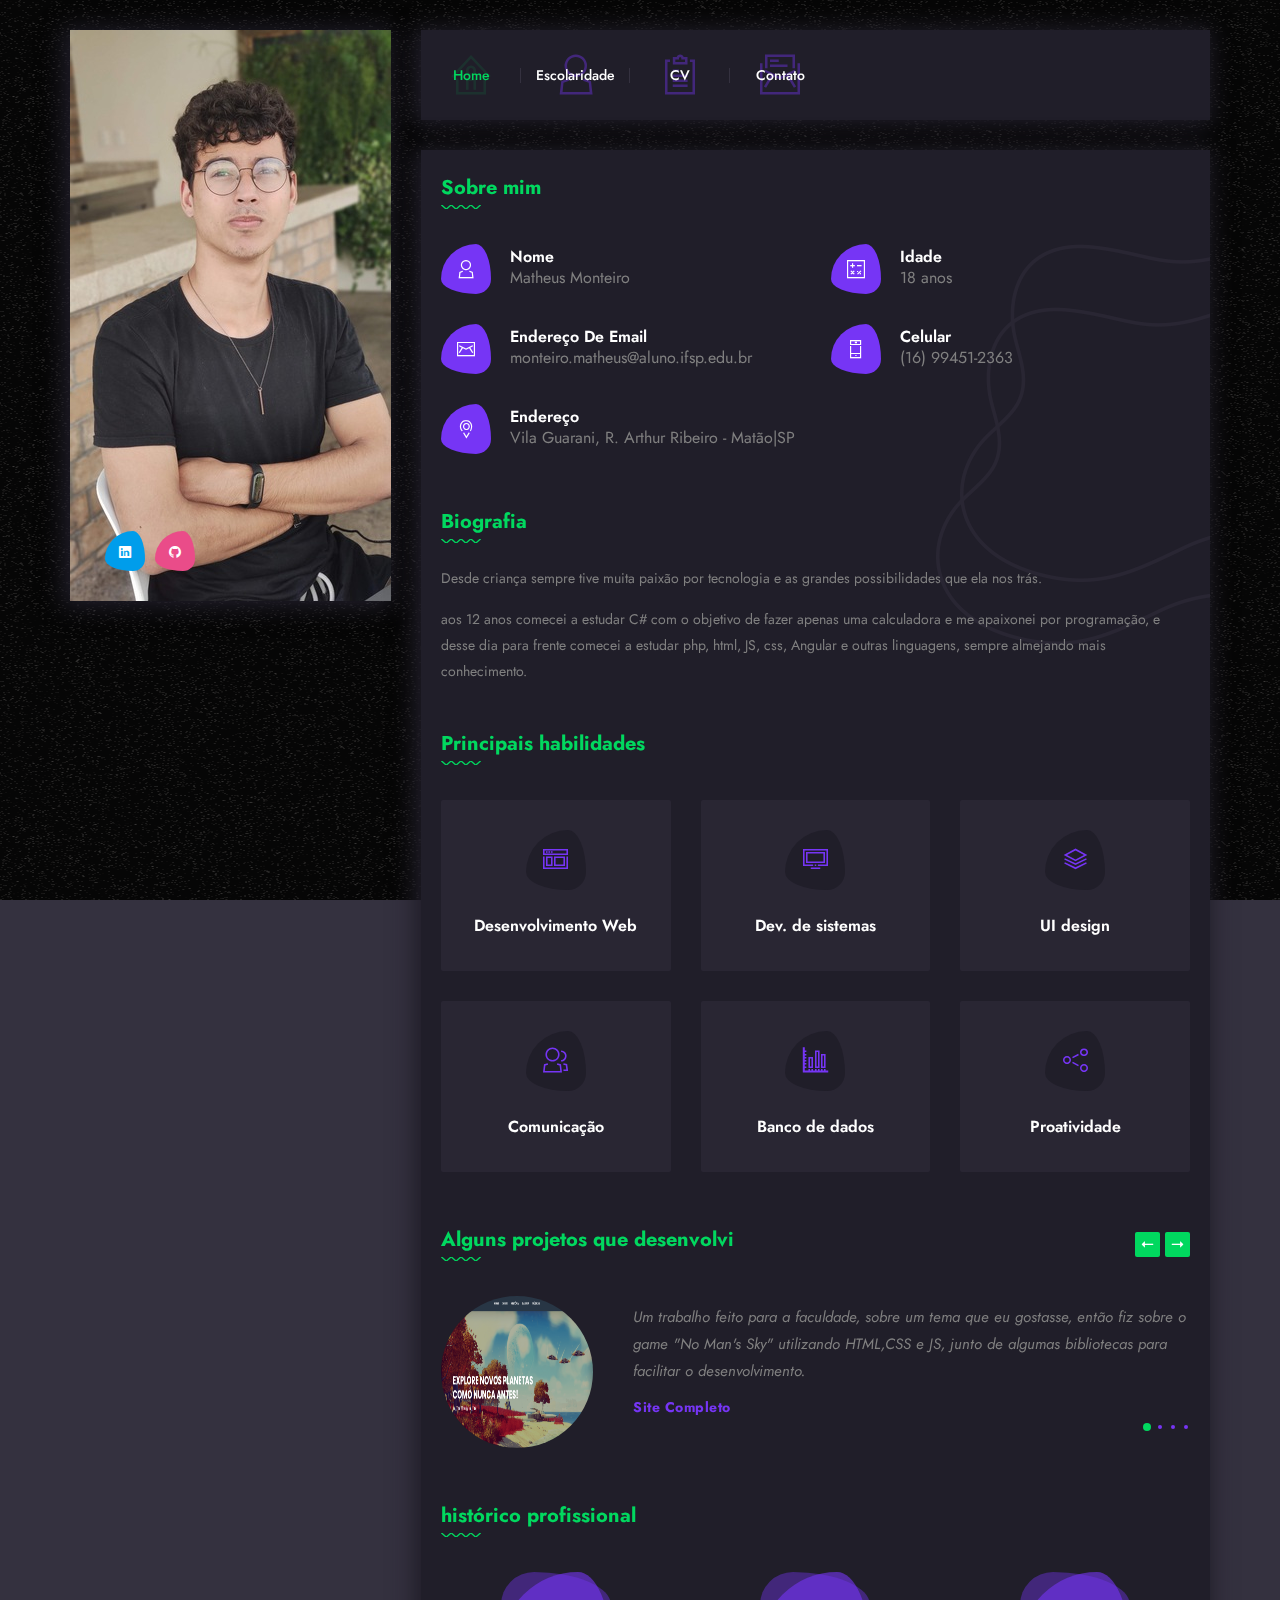
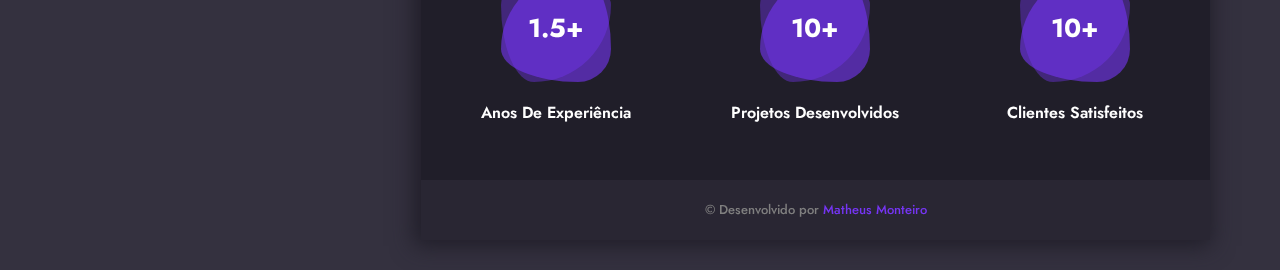
<file: index.html>
<!DOCTYPE html>
<html lang="pt-br">
    <head>
        <title>Portfolio - Matheus Monteiro</title>
        <meta charset="UTF-8">
        <meta name="viewport" content="width=device-width">

        <link rel="stylesheet" href="assets/css/bootstrap.css"/>
        <link rel="stylesheet" href="assets/css/animate.css"/>
        <link rel="stylesheet" href="assets/css/stroke-gap-icons.css"/>
        <link rel="stylesheet" href="assets/css/icofont.css"/>
        <link rel="stylesheet" href="assets/css/flaticon.css"/>
        <link rel="stylesheet" href="assets/css/Interest.css">
        <link rel="stylesheet" href="assets/css/owl.carousel.min.css">
        <link rel="stylesheet" href="assets/css/owl.theme.default.min.css">
        <link rel="stylesheet" href="assets/css/lightslider.css">
        <link rel="stylesheet" href="assets/css/jquery.mCustomScrollbar.css">
        <link rel="stylesheet" href="./font-awesome-4.7.0/css/font-awesome.min.css">

        <link rel="stylesheet" href="assets/css/preset.css"/>
        <link rel="stylesheet" href="assets/css/ignore_for_wp.css"/>
        <link rel="stylesheet" href="assets/css/theme.css"/>
        <link rel="stylesheet" href="assets/css/responsive.css"/>
        <link rel="stylesheet" href="assets/css/light.css"/>

   <!--     <link rel="icon"  type="image/png" href="assets/images/favicon.png">-->
    </head>

    <body class="dark">
            <div class="cs-preloader cs-center" id="turnOff">
                <div class="cs-preloader_in">
                </div>
        </div>
        
        <div class="container">
            <div class="row">
                <div class="col-lg-4 profileColumn">
                    <div class="profileSidebar">
                        <div class="psHeader">
                        </div>
                        <div class="psPhoto">
                            <img src="assets/images/pfpResize.jpg" alt="" class="foto"/>
                            <div class="psSocial">
                                <a href="https://www.linkedin.com/in/matheus-monteiro-7a7340200/" target="_blank" class="twi"><i class="icofont-linkedin"></i></a>
                                <a href="https://github.com/MatheusMonteiro8906" target="_blank" class="dri"><i class="fa fa-github"></i></a>
                            </div>
                        </div>
                    </div>
                    
                </div>
                <div class="col-lg-8 contentColumn" id="tabContainer">
                    <header class="header clearfix">
                        <a href="javascript:void(0)" class="menu_btn"><i class="icofont-navigation-menu"></i>Menu</a>
                        <nav class="mainMenu">
                            <ul class="clearfix" id="mainTab">
                                <li class="active"><a href="#home"><i class="icon icon-House"></i><span>Home</span></a></li>
                                <li><a href="#resume"><i class="icon icon-User"></i><span>Escolaridade</span></a></li>
                                <li><a href="#CV"><i class="icon icon-ClipboardText"></i><span>CV</span></a></li>
                                <li><a href="#contato"><i class="icon icon-Imbox"></i><span>contato</span></a></li>
                            </ul>
                        </nav>
                    </header>
                    <div class="bodyContent" id="home">
                        <div class="pageCointainer">
                            <section class="comonSection aboutSection">
                                <div class="container-fluid">
                                    <div class="row">
                                        <div class="col-lg-12">
                                            <h2 class="sectionTitle">Sobre mim</h2>
                                        </div>
                                    </div>
                                    <div class="row">
                                        <div class="col-lg-12">
                                            <div class="row">
                                                <div class="col-lg-6">
                                                    <div class="icon_box_01">
                                                        <i class="icon icon-User"></i>
                                                        <h3>Nome</h3>
                                                        <p>Matheus Monteiro</p>
                                                    </div>
                                                </div>
                                                <div class="col-lg-6">
                                                    <div class="icon_box_01">
                                                        <i class="icon icon-Calculator"></i>
                                                        <h3>Idade</h3>
                                                        <p>18 anos</p>
                                                    </div>
                                                </div>
                                                <div class="col-lg-6">
                                                    <div class="icon_box_01 email">
                                                        <i class="icon icon-Mail"></i>
                                                        <h3>Endereço de email</h3>
                                                        <p>monteiro.matheus@aluno.ifsp.edu.br</p>
                                                    </div>
                                                </div>
                                                <div class="col-lg-6">
                                                    <div class="icon_box_01">
                                                        <i class="icon icon-Phone"></i>
                                                        <h3>Celular</h3>
                                                        <p>(16) 99451-2363</p>
                                                    </div>
                                                </div>
                                                <div class="col-lg-6">
                                                    <div class="icon_box_01">
                                                        <i class="icon icon-Pointer"></i>
                                                        <h3>Endereço</h3>
                                                        <p>Vila Guarani, R. Arthur Ribeiro - Matão|SP</p>
                                                    </div>
                                                </div>
                                            </div>
                                        </div>
                                    </div>
                                    <div class="row mt30">
                                        <div class="col-lg-12">
                                            <h2 class="sectionTitle mb22">Biografia</h2>
                                        </div>
                                    </div>
                                    <div class="row">
                                        <div class="col-lg-12">
                                            <div class="abContent">
                                                <p>
                                                    Desde criança sempre tive muita paixão por tecnologia e as grandes possibilidades que ela nos trás.
                                                </p>
                                                <p>
                                                    aos 12 anos comecei a estudar C# com o objetivo de fazer apenas uma calculadora e me apaixonei por programação, e desse dia para frente comecei a estudar php, html, JS, css, Angular e outras linguagens, sempre almejando mais conhecimento.
                                                </p>
 
                                            </div>
                                        </div>

                                    </div>
                                    <div class="row mt52">
                                        <div class="col-lg-12">
                                            <h2 class="sectionTitle">Principais habilidades</h2>
                                        </div>
                                    </div>
                                    <div class="row itemMb30">
                                        <div class="col-lg-4">
                                            <div class="icon_box_02">
                                                <div class="i_div">
                                                    <i class="icon icon-Web"></i>
                                                </div>
                                                <h3><a href="javascript:void(0);">Desenvolvimento Web</a></h3>
                                            </div>
                                        </div>
                                        <div class="col-lg-4">
                                            <div class="icon_box_02">
                                                <div class="i_div">
                                                    <i class="icon icon-DesktopMonitor"></i>
                                                </div>
                                                <h3><a href="javascript:void(0);">Dev. de sistemas</a></h3>
                                            </div>
                                        </div>
                                        <div class="col-lg-4">
                                            <div class="icon_box_02">
                                                <div class="i_div">
                                                    <i class="icon icon-Layers"></i>
                                                </div>
                                                <h3><a href="javascript:void(0);">UI design</a></h3>
                                            </div>
                                        </div>

                                        <div class="col-lg-4">
                                            <div class="icon_box_02">
                                                <div class="i_div">
                                                    <i class="icon icon-Users"></i>
                                                </div>
                                                <h3><a href="javascript:void(0);">Comunicação</a></h3>
                                            </div>
                                        </div>
                                        <div class="col-lg-4">
                                            <div class="icon_box_02">
                                                <div class="i_div">
                                                    <i class="icon icon-Chart"></i>
                                                </div>
                                                <h3><a href="javascript:void(0);">Banco de dados</a></h3>
                                            </div>
                                        </div>
                                        <div class="col-lg-4">
                                            <div class="icon_box_02">
                                                <div class="i_div">
                                                    <i class="icon icon-Share"></i>
                                                </div>
                                                <h3><a href="javascript:void(0);">Proatividade</a></h3>
                                            </div>
                                        </div>
                                    </div>
                                    <div class="row mt30">
                                        <div class="col-lg-12">
                                            <h2 class="sectionTitle">Alguns projetos que desenvolvi</h2>
                                        </div>
                                    </div>
                                    <div class="row">
                                        <div class="col-lg-12">
                                            <div class="testimonialSlider owl-carousel">
                                                <div class="singleTestimonial">
                                                    <div class="testiImg">
                                                        <img src="assets/images/site1.PNG" alt="">
                                                    </div>
                                                    <div class="testicon">
                                                        <p>
                                                            Um trabalho feito para a faculdade, sobre um tema que eu gostasse, então fiz sobre o game "No Man's Sky" utilizando HTML,CSS e JS, junto de algumas bibliotecas para facilitar o desenvolvimento.
                                                        </p>
                                                        <div class="tesAuthor"><h5><a href="https://matheusmonteiro8906.github.io/NoMansSky/" target="_blank">Site completo</a></h5></div>
                                                    </div>
                                                </div>
                                                <div class="singleTestimonial">
                                                    <div class="testiImg">
                                                        <img src="assets/images/site2.PNG" alt="">
                                                    </div>
                                                    <div class="testicon">
                                                        <p>
                                                            Projeto desenvolvido para o curso, utilizando .net 5.0, Windows forms (C#) gerando uma conexão entre um aplicativo desktop e um banco de dados. 
                                                        </p>
                                                        <div class="tesAuthor"><h5>Código fechado</h5></div>
                                                    </div>
                                                </div>
                                                <div class="singleTestimonial">
                                                    <div class="testiImg">
                                                        <img src="assets/images/site3.PNG" alt="">
                                                    </div>
                                                    <div class="testicon">
                                                        <p>
                                                            Aplicação mobile usando Angular e C#(API) destinada a catalogar e cobrar possíveis clientes com pagamentos atrasados de forma automática, calculando o capital atual do usuário e quanto falta a ser pago.
                                                        </p>
                                                        <div class="tesAuthor"><h5>Em desenvolvimento</h5></div>
                                                    </div>
                                                </div>
                                                    <div class="singleTestimonial">
                                                    <div class="testiImg">
                                                        <img src="assets/images/site4.PNG" alt="">
                                                    </div>
                                                    <div class="testicon">
                                                        <p>
                                                            Aplicação web utilizando javascript para estudo, prezando por ajudar o usuário em seu controle financeiro. 
                                                        </p>
                                                        <div class="tesAuthor"><h5><a href="https://matheusmonteiro8906.github.io/Financeiro/" target="_blank">Site completo</a></h5></div>
                                                    </div>
                                                </div>
                                            </div>
                                        </div>
                                    </div>
                                    
                                    <div class="row mt60">
                                        <div class="col-lg-12">
                                            <h2 class="sectionTitle">histórico profissional</h2>
                                        </div>
                                    </div>
                                    <div class="row mb30">
                                        <div class="col-lg-4">
                                            <div class="icon_box_03 text-center hasCounter" data-count="1.5">
                                                <div class="icon_div">
                                                    <i><span class="counter">1.5</span>+</i>
                                                </div>
                                                <h5>Anos de experiência</h5>
                                            </div>
                                        </div>
                                        <div class="col-lg-4">
                                            <div class="icon_box_03 text-center hasCounter" data-count="10">
                                                <div class="icon_div">
                                                    <i><span class="counter">10</span>+</i>
                                                </div>
                                                <h5>Projetos desenvolvidos</h5>
                                            </div>
                                        </div>
                                        <div class="col-lg-4">
                                            <div class="icon_box_03 text-center hasCounter" data-count="10">
                                                <div class="icon_div">
                                                    <i><span class="counter">10</span>+</i>
                                                </div>
                                                <h5>Clientes satisfeitos</h5>
                                            </div>
                                        </div>
                                    </div>
                                </div>
                            </section>
                            <footer class="footer">
                                <div class="container-fluid">
                                    <div class="row">
                                        <div class="col-lg-12 text-center">
                                            <div class="copyRight">&copy; Desenvolvido por <a href="https://github.com/MatheusMonteiro8906" target="_blank">Matheus Monteiro</a></div>
                                        </div>
                                    </div>
                                </div>
                            </footer>
                        </div>
                    </div>

                    <div class="bodyContent" id="resume">
                        <div class="pageCointainer">
                            <section class="comonSection resumeSection">
                                <div class="container-fluid">
                                    <div class="row">
                                        <div class="col-lg-7">
                                            <h2 class="sectionTitle">Escolaridade e experiências</h2>
                                            <div class="kr-accordion" id="edication_accordion">
                                                <div class="card">
                                                    <div class="card-header" id="ea_01">
                                                        <h2 class="mb-0">
                                                            <a class="" href="#" data-toggle="collapse" data-target="#ea_col_01" aria-expanded="true" aria-controls="ea_col_01">
                                                                <i class="icon icon-Medal"></i>
                                                                <span>Ensino médio com técnico em informática</span>
                                                            </a>
                                                        </h2>
                                                    </div>
                                                    <div id="ea_col_01" class="collapse show" aria-labelledby="ea_01" data-parent="#edication_accordion">
                                                        <div class="card-body">
                                                            <div class="ac_meta"><span>Ano de finalização: 2022</span><span>etec sylvio de mattos carvalho</span></div> 
                                                        </div>
                                                    </div>
                                                </div>
                                                <div class="card">
                                                    <div class="card-header" id="ea_02">
                                                        <h2 class="mb-0">
                                                            <a class="collapsed" href="#" data-toggle="collapse" data-target="#ea_col_02" aria-expanded="false" aria-controls="ea_col_02">
                                                                <i class="icon icon-Medal"></i>
                                                                <span>Desenvolvimento de sistemas (técnico)</span>
                                                            </a>
                                                        </h2>
                                                    </div>
                                                    <div id="ea_col_02" class="collapse" aria-labelledby="ea_02" data-parent="#edication_accordion">
                                                        <div class="card-body">
                                                            <div class="ac_meta"><span>Ano de saída: 2023</span><span>etec sylvio de mattos carvalho</span></div> 
                                                        </div>
                                                    </div>
                                                </div>
                                                <div class="card">
                                                    <div class="card-header" id="ea_03">
                                                        <h2 class="mb-0">
                                                            <a class="collapsed" href="#" data-toggle="collapse" data-target="#ea_col_03" aria-expanded="false" aria-controls="ea_col_03">
                                                                <i class="icon icon-Medal"></i>
                                                                <span>Desenvolvimento de sistemas(superior)</span>
                                                            </a>
                                                        </h2>
                                                    </div>
                                                    <div id="ea_col_03" class="collapse" aria-labelledby="ea_01" data-parent="#edication_accordion">
                                                        <div class="card-body">
                                                            <div class="ac_meta"><span>Ano de entrada: 2023</span><span>IFSP de Araraquara</span></div> 
                                                        </div>
                                                    </div>
                                                </div>
                                            </div>
                                        </div>
                                        <div class="col-lg-5">
                                            <h2 class="sectionTitle">Experiência</h2>
                                            <div class="kr-accordion" id="exps_accordion">
                                                <div class="card">
                                                    <div class="card-header" id="ex_01">
                                                        <h2 class="mb-0">
                                                            <a class="" href="#" data-toggle="collapse" data-target="#ex_col_01" aria-expanded="true" aria-controls="ex_col_01">
                                                                <i class="icon icon-Cup"></i>
                                                                <span>Intags</span>
                                                            </a>
                                                        </h2>
                                                    </div>
                                                    <div id="ex_col_01" class="collapse show" aria-labelledby="ex_01" data-parent="#exps_accordion">
                                                        <div class="card-body">
                                                            <div class="ac_meta"><span>Janeiro 2020 - até o momento atual</span><span>Desenvolvedor web</span></div>
                                                        </div>
                                                    </div>
                                                </div>
                                                <div class="card">
                                                    <div class="card-header" id="ex_02">
                                                        <h2 class="mb-0">
                                                            <a class="collapsed" href="#" data-toggle="collapse" data-target="#ex_col_02" aria-expanded="false" aria-controls="ex_col_02">
                                                                <i class="icon icon-Cup"></i>
                                                                <span>Freelancer</span>
                                                            </a>
                                                        </h2>
                                                    </div>
                                                    <div id="ex_col_02" class="collapse" aria-labelledby="ex_02" data-parent="#exps_accordion">
                                                        <div class="card-body">
                                                            <div class="ac_meta"><span>Julho 2022 - até o momento atual</span><span>Desenvolvedor web</span></div> 
                                                        </div>
                                                    </div>
                                                </div>
                                            </div>
                                        </div>
                                    </div>
                                </div>
                            </section>
                            <footer class="footer">
                                <div class="container-fluid">
                                    <div class="row">
                                        <div class="col-lg-12 text-center">
                                            <div class="copyRight">&copy; Desenvolvido por <a href="https://github.com/MatheusMonteiro8906" target="_blank">Matheus Monteiro</a></div>
                                        </div>
                                    </div>
                                </div>
                            </footer>
                        </div>
                    </div>
                    
                    <div class="bodyContent" id="CV">
                        <div class="pageCointainer">
                            <section class="comonSection blogSecion">
                                <div class="container-fluid">
                               <iframe src="./assets/CV - MatheusMonteiro.pdf" frameborder="1"></iframe>
                                </div>
                            </section>
                            <footer class="footer">
                                <div class="container-fluid">
                                    <div class="row">
                                        <div class="col-lg-12 text-center">
                                            <div class="copyRight">&copy; Desenvolvido por <a href="https://github.com/MatheusMonteiro8906" target="_blank">Matheus Monteiro</a></div>
                                        </div>
                                    </div>
                                </div>
                            </footer>
                        </div>
                    </div>
                    <div class="bodyContent" id="contato">
                        <div class="pageCointainer">
                            <section class="comonSection contactSection">
                                <div class="container-fluid">
                                    <div class="row">
                                        <div class="col-lg-12">
                                            <h2 class="sectionTitle">Contato</h2>
                                        </div>
                                    </div>
                                    <div class="row mb30">
                                        <div class="col-lg-8">
                                            <div class="contact_form">
                                                <form method="post" action="./ajax/mail.php" id="contactForm">
                                                    <div class="row">
                                                        <div class="col-lg-6">
                                                            <input type="text" class="required" name="full_name" placeholder="Nome completo *"/>
                                                        </div>
                                                        <div class="col-lg-6">
                                                            <input type="text" class="required" name="email" placeholder="Email *"/>
                                                        </div>
                                                        <div class="col-lg-6">
                                                            <input type="text" name="phone" placeholder="Celular"/>
                                                        </div>
                                                        <div class="col-lg-6">
                                                            <input type="text" class="required" name="sjubject" placeholder="Assunto *"/>
                                                        </div>
                                                        <div class="col-lg-12">
                                                            <textarea name="message" class="required" placeholder="mensagem *"></textarea>
                                                        </div>
                                                        <div class="col-lg-12">
                                                            <button type="submit" class="btt_btn"><span><i class="icon icon-Mail"></i>Enviar mensagem</span></button>
                                                        </div>
                                                    </div>
                                                </form>
                                            </div>
                                        </div>
                                        <div class="col-lg-4">
                                            <div class="icon_box_01">
                                                <i class="icon icon-Phone"></i>
                                                <h3>Celular</h3>
                                                <p>(16) 99451-2363</p>
                                            </div>
                                            <div class="icon_box_01 addrBox">
                                                <i class="fa fa-whatsapp"></i>
                                                <h3>WhatsApp</h3>
                                                <p>
                                                    <a href="https://api.whatsapp.com/send/?phone=5516994512363">
                                                        (16) 99451-2363
                                                    </a>
                                                </p>
                                            </div>
                                            <div class="icon_box_01 email">
                                                <i class="icon icon-Mail"></i>
                                                <h3>Email</h3>
                                                <p>monteiro.matheus@aluno.ifsp.edu.br</p>
                                            </div>
                                        </div>
                                    </div>
                                </div>
                            </section>
                            <footer class="footer">
                                <div class="container-fluid">
                                    <div class="row">
                                        <div class="col-lg-12 text-center">
                                            <div class="copyRight">&copy; Desenvolvido por <a href="https://github.com/MatheusMonteiro8906" target="_blank">Matheus Monteiro</a></div>
                                        </div>
                                    </div>
                                </div>
                            </footer>
                        </div>
                    </div>
                </div>
            </div>
        </div>
        
        <!-- Bact To Top -->
        <a href="javascript:void(0);" id="backtotop"><i class="icofont-bubble-up"></i></a>
        <!-- Bact To Top -->

        <!-- Start Include All JS -->
        <script src="assets/js/jquery.js"></script>
        <script src="assets/js/bootstrap.min.js"></script>
        <script src="assets/js/jquery.appear.js"></script>
        <script src="assets/js/owl.carousel.min.js"></script>
        <script src="assets/js/mixer.js"></script>
        <script src="assets/js/lightslider.min.js"></script>
        <script src="https://maps.google.com/maps/api/js?key=AIzaSyBJtPMZ_LWZKuHTLq5o08KSncQufIhPU3o"></script>
        <script src="assets/js/gmaps.js"></script>
        <script src="assets/js/anime.min.js"></script>
        <script src="assets/js/folio.js"></script>
        <script src="assets/js/jquery.mCustomScrollbar.concat.min.js"></script>
        
        <script src="assets/js/jquery.easytabs.min.js"></script>
        <script src="assets/js/theme.js"></script>
        <!-- End Include All JS -->
    </body>
</html>
</file>
<file: assets/css/stroke-gap-icons.css>
@font-face {
	font-family: 'Stroke-Gap-Icons';
	src: url('../fonts/Stroke-Gap-Icons.eot');
}
@font-face {
	font-family: 'Stroke-Gap-Icons';
	src: url([data-uri]) format('truetype'),
		 url([data-uri]) format('woff');
	font-weight: normal;
	font-style: normal;
}

.icon {
	font-family: 'Stroke-Gap-Icons';
	speak: none;
	font-style: normal;
	font-weight: normal;
	font-variant: normal;
	text-transform: none;
	line-height: inherit;

	/* Better Font Rendering =========== */
	-webkit-font-smoothing: antialiased;
	-moz-osx-font-smoothing: grayscale;
}

.icon-WorldWide:before {
	content: "\e600";
}
.icon-WorldGlobe:before {
	content: "\e601";
}
.icon-Underpants:before {
	content: "\e602";
}
.icon-Tshirt:before {
	content: "\e603";
}
.icon-Trousers:before {
	content: "\e604";
}
.icon-Tie:before {
	content: "\e605";
}
.icon-TennisBall:before {
	content: "\e606";
}
.icon-Telesocpe:before {
	content: "\e607";
}
.icon-Stop:before {
	content: "\e608";
}
.icon-Starship:before {
	content: "\e609";
}
.icon-Starship2:before {
	content: "\e60a";
}
.icon-Speaker:before {
	content: "\e60b";
}
.icon-Speaker2:before {
	content: "\e60c";
}
.icon-Soccer:before {
	content: "\e60d";
}
.icon-Snikers:before {
	content: "\e60e";
}
.icon-Scisors:before {
	content: "\e60f";
}
.icon-Puzzle:before {
	content: "\e610";
}
.icon-Printer:before {
	content: "\e611";
}
.icon-Pool:before {
	content: "\e612";
}
.icon-Podium:before {
	content: "\e613";
}
.icon-Play:before {
	content: "\e614";
}
.icon-Planet:before {
	content: "\e615";
}
.icon-Pause:before {
	content: "\e616";
}
.icon-Next:before {
	content: "\e617";
}
.icon-MusicNote2:before {
	content: "\e618";
}
.icon-MusicNote:before {
	content: "\e619";
}
.icon-MusicMixer:before {
	content: "\e61a";
}
.icon-Microphone:before {
	content: "\e61b";
}
.icon-Medal:before {
	content: "\e61c";
}
.icon-ManFigure:before {
	content: "\e61d";
}
.icon-Magnet:before {
	content: "\e61e";
}
.icon-Like:before {
	content: "\e61f";
}
.icon-Hanger:before {
	content: "\e620";
}
.icon-Handicap:before {
	content: "\e621";
}
.icon-Forward:before {
	content: "\e622";
}
.icon-Footbal:before {
	content: "\e623";
}
.icon-Flag:before {
	content: "\e624";
}
.icon-FemaleFigure:before {
	content: "\e625";
}
.icon-Dislike:before {
	content: "\e626";
}
.icon-DiamondRing:before {
	content: "\e627";
}
.icon-Cup:before {
	content: "\e628";
}
.icon-Crown:before {
	content: "\e629";
}
.icon-Column:before {
	content: "\e62a";
}
.icon-Click:before {
	content: "\e62b";
}
.icon-Cassette:before {
	content: "\e62c";
}
.icon-Bomb:before {
	content: "\e62d";
}
.icon-BatteryLow:before {
	content: "\e62e";
}
.icon-BatteryFull:before {
	content: "\e62f";
}
.icon-Bascketball:before {
	content: "\e630";
}
.icon-Astronaut:before {
	content: "\e631";
}
.icon-WineGlass:before {
	content: "\e632";
}
.icon-Water:before {
	content: "\e633";
}
.icon-Wallet:before {
	content: "\e634";
}
.icon-Umbrella:before {
	content: "\e635";
}
.icon-TV:before {
	content: "\e636";
}
.icon-TeaMug:before {
	content: "\e637";
}
.icon-Tablet:before {
	content: "\e638";
}
.icon-Soda:before {
	content: "\e639";
}
.icon-SodaCan:before {
	content: "\e63a";
}
.icon-SimCard:before {
	content: "\e63b";
}
.icon-Signal:before {
	content: "\e63c";
}
.icon-Shaker:before {
	content: "\e63d";
}
.icon-Radio:before {
	content: "\e63e";
}
.icon-Pizza:before {
	content: "\e63f";
}
.icon-Phone:before {
	content: "\e640";
}
.icon-Notebook:before {
	content: "\e641";
}
.icon-Mug:before {
	content: "\e642";
}
.icon-Mastercard:before {
	content: "\e643";
}
.icon-Ipod:before {
	content: "\e644";
}
.icon-Info:before {
	content: "\e645";
}
.icon-Icecream2:before {
	content: "\e646";
}
.icon-Icecream1:before {
	content: "\e647";
}
.icon-Hourglass:before {
	content: "\e648";
}
.icon-Help:before {
	content: "\e649";
}
.icon-Goto:before {
	content: "\e64a";
}
.icon-Glasses:before {
	content: "\e64b";
}
.icon-Gameboy:before {
	content: "\e64c";
}
.icon-ForkandKnife:before {
	content: "\e64d";
}
.icon-Export:before {
	content: "\e64e";
}
.icon-Exit:before {
	content: "\e64f";
}
.icon-Espresso:before {
	content: "\e650";
}
.icon-Drop:before {
	content: "\e651";
}
.icon-Download:before {
	content: "\e652";
}
.icon-Dollars:before {
	content: "\e653";
}
.icon-Dollar:before {
	content: "\e654";
}
.icon-DesktopMonitor:before {
	content: "\e655";
}
.icon-Corkscrew:before {
	content: "\e656";
}
.icon-CoffeeToGo:before {
	content: "\e657";
}
.icon-Chart:before {
	content: "\e658";
}
.icon-ChartUp:before {
	content: "\e659";
}
.icon-ChartDown:before {
	content: "\e65a";
}
.icon-Calculator:before {
	content: "\e65b";
}
.icon-Bread:before {
	content: "\e65c";
}
.icon-Bourbon:before {
	content: "\e65d";
}
.icon-BottleofWIne:before {
	content: "\e65e";
}
.icon-Bag:before {
	content: "\e65f";
}
.icon-Arrow:before {
	content: "\e660";
}
.icon-Antenna2:before {
	content: "\e661";
}
.icon-Antenna1:before {
	content: "\e662";
}
.icon-Anchor:before {
	content: "\e663";
}
.icon-Wheelbarrow:before {
	content: "\e664";
}
.icon-Webcam:before {
	content: "\e665";
}
.icon-Unlinked:before {
	content: "\e666";
}
.icon-Truck:before {
	content: "\e667";
}
.icon-Timer:before {
	content: "\e668";
}
.icon-Time:before {
	content: "\e669";
}
.icon-StorageBox:before {
	content: "\e66a";
}
.icon-Star:before {
	content: "\e66b";
}
.icon-ShoppingCart:before {
	content: "\e66c";
}
.icon-Shield:before {
	content: "\e66d";
}
.icon-Seringe:before {
	content: "\e66e";
}
.icon-Pulse:before {
	content: "\e66f";
}
.icon-Plaster:before {
	content: "\e670";
}
.icon-Plaine:before {
	content: "\e671";
}
.icon-Pill:before {
	content: "\e672";
}
.icon-PicnicBasket:before {
	content: "\e673";
}
.icon-Phone2:before {
	content: "\e674";
}
.icon-Pencil:before {
	content: "\e675";
}
.icon-Pen:before {
	content: "\e676";
}
.icon-PaperClip:before {
	content: "\e677";
}
.icon-On-Off:before {
	content: "\e678";
}
.icon-Mouse:before {
	content: "\e679";
}
.icon-Megaphone:before {
	content: "\e67a";
}
.icon-Linked:before {
	content: "\e67b";
}
.icon-Keyboard:before {
	content: "\e67c";
}
.icon-House:before {
	content: "\e67d";
}
.icon-Heart:before {
	content: "\e67e";
}
.icon-Headset:before {
	content: "\e67f";
}
.icon-FullShoppingCart:before {
	content: "\e680";
}
.icon-FullScreen:before {
	content: "\e681";
}
.icon-Folder:before {
	content: "\e682";
}
.icon-Floppy:before {
	content: "\e683";
}
.icon-Files:before {
	content: "\e684";
}
.icon-File:before {
	content: "\e685";
}
.icon-FileBox:before {
	content: "\e686";
}
.icon-ExitFullScreen:before {
	content: "\e687";
}
.icon-EmptyBox:before {
	content: "\e688";
}
.icon-Delete:before {
	content: "\e689";
}
.icon-Controller:before {
	content: "\e68a";
}
.icon-Compass:before {
	content: "\e68b";
}
.icon-CompassTool:before {
	content: "\e68c";
}
.icon-ClipboardText:before {
	content: "\e68d";
}
.icon-ClipboardChart:before {
	content: "\e68e";
}
.icon-ChemicalGlass:before {
	content: "\e68f";
}
.icon-CD:before {
	content: "\e690";
}
.icon-Carioca:before {
	content: "\e691";
}
.icon-Car:before {
	content: "\e692";
}
.icon-Book:before {
	content: "\e693";
}
.icon-BigTruck:before {
	content: "\e694";
}
.icon-Bicycle:before {
	content: "\e695";
}
.icon-Wrench:before {
	content: "\e696";
}
.icon-Web:before {
	content: "\e697";
}
.icon-Watch:before {
	content: "\e698";
}
.icon-Volume:before {
	content: "\e699";
}
.icon-Video:before {
	content: "\e69a";
}
.icon-Users:before {
	content: "\e69b";
}
.icon-User:before {
	content: "\e69c";
}
.icon-UploadCLoud:before {
	content: "\e69d";
}
.icon-Typing:before {
	content: "\e69e";
}
.icon-Tools:before {
	content: "\e69f";
}
.icon-Tag:before {
	content: "\e6a0";
}
.icon-Speedometter:before {
	content: "\e6a1";
}
.icon-Share:before {
	content: "\e6a2";
}
.icon-Settings:before {
	content: "\e6a3";
}
.icon-Search:before {
	content: "\e6a4";
}
.icon-Screwdriver:before {
	content: "\e6a5";
}
.icon-Rolodex:before {
	content: "\e6a6";
}
.icon-Ringer:before {
	content: "\e6a7";
}
.icon-Resume:before {
	content: "\e6a8";
}
.icon-Restart:before {
	content: "\e6a9";
}
.icon-PowerOff:before {
	content: "\e6aa";
}
.icon-Pointer:before {
	content: "\e6ab";
}
.icon-Picture:before {
	content: "\e6ac";
}
.icon-OpenedLock:before {
	content: "\e6ad";
}
.icon-Notes:before {
	content: "\e6ae";
}
.icon-Mute:before {
	content: "\e6af";
}
.icon-Movie:before {
	content: "\e6b0";
}
.icon-Microphone2:before {
	content: "\e6b1";
}
.icon-Message:before {
	content: "\e6b2";
}
.icon-MessageRight:before {
	content: "\e6b3";
}
.icon-MessageLeft:before {
	content: "\e6b4";
}
.icon-Menu:before {
	content: "\e6b5";
}
.icon-Media:before {
	content: "\e6b6";
}
.icon-Mail:before {
	content: "\e6b7";
}
.icon-List:before {
	content: "\e6b8";
}
.icon-Layers:before {
	content: "\e6b9";
}
.icon-Key:before {
	content: "\e6ba";
}
.icon-Imbox:before {
	content: "\e6bb";
}
.icon-Eye:before {
	content: "\e6bc";
}
.icon-Edit:before {
	content: "\e6bd";
}
.icon-DSLRCamera:before {
	content: "\e6be";
}
.icon-DownloadCloud:before {
	content: "\e6bf";
}
.icon-CompactCamera:before {
	content: "\e6c0";
}
.icon-Cloud:before {
	content: "\e6c1";
}
.icon-ClosedLock:before {
	content: "\e6c2";
}
.icon-Chart2:before {
	content: "\e6c3";
}
.icon-Bulb:before {
	content: "\e6c4";
}
.icon-Briefcase:before {
	content: "\e6c5";
}
.icon-Blog:before {
	content: "\e6c6";
}
.icon-Agenda:before {
	content: "\e6c7";
}
</file>
<file: assets/css/icofont.css>
@font-face
{

    font-family: "IcoFont";
    font-weight: normal;
    font-style: "Regular";
    src: url("../fonts/icofont.woff2") format("woff2"),
        url("../fonts/icofont.woff") format("woff");
}

[class^="icofont-"], [class*=" icofont-"]
{
    font-family: 'IcoFont' !important;
    speak: none;
    font-style: normal;
    font-weight: normal;
    font-variant: normal;
    text-transform: none;
    white-space: nowrap;
    word-wrap: normal;
    direction: ltr;
    line-height: inherit;
    /* Better Font Rendering =========== */
    -webkit-font-feature-settings: "liga";
    -webkit-font-smoothing: antialiased;
}

.icofont-angry-monster:before
{
    content: "\e800";
}

.icofont-bathtub:before
{
    content: "\e801";
}

.icofont-bird-wings:before
{
    content: "\e802";
}

.icofont-bow:before
{
    content: "\e803";
}

.icofont-castle:before
{
    content: "\e804";
}

.icofont-circuit:before
{
    content: "\e805";
}

.icofont-crown-king:before
{
    content: "\e806";
}

.icofont-crown-queen:before
{
    content: "\e807";
}

.icofont-dart:before
{
    content: "\e808";
}

.icofont-disability-race:before
{
    content: "\e809";
}

.icofont-diving-goggle:before
{
    content: "\e80a";
}

.icofont-eye-open:before
{
    content: "\e80b";
}

.icofont-flora-flower:before
{
    content: "\e80c";
}

.icofont-flora:before
{
    content: "\e80d";
}

.icofont-gift-box:before
{
    content: "\e80e";
}

.icofont-halloween-pumpkin:before
{
    content: "\e80f";
}

.icofont-hand-power:before
{
    content: "\e810";
}

.icofont-hand-thunder:before
{
    content: "\e811";
}

.icofont-king-monster:before
{
    content: "\e812";
}

.icofont-love:before
{
    content: "\e813";
}

.icofont-magician-hat:before
{
    content: "\e814";
}

.icofont-native-american:before
{
    content: "\e815";
}

.icofont-owl-look:before
{
    content: "\e816";
}

.icofont-phoenix:before
{
    content: "\e817";
}

.icofont-robot-face:before
{
    content: "\e818";
}

.icofont-sand-clock:before
{
    content: "\e819";
}

.icofont-shield-alt:before
{
    content: "\e81a";
}

.icofont-ship-wheel:before
{
    content: "\e81b";
}

.icofont-skull-danger:before
{
    content: "\e81c";
}

.icofont-skull-face:before
{
    content: "\e81d";
}

.icofont-snowmobile:before
{
    content: "\e81e";
}

.icofont-space-shuttle:before
{
    content: "\e81f";
}

.icofont-star-shape:before
{
    content: "\e820";
}

.icofont-swirl:before
{
    content: "\e821";
}

.icofont-tattoo-wing:before
{
    content: "\e822";
}

.icofont-throne:before
{
    content: "\e823";
}

.icofont-tree-alt:before
{
    content: "\e824";
}

.icofont-triangle:before
{
    content: "\e825";
}

.icofont-unity-hand:before
{
    content: "\e826";
}

.icofont-weed:before
{
    content: "\e827";
}

.icofont-woman-bird:before
{
    content: "\e828";
}

.icofont-bat:before
{
    content: "\e829";
}

.icofont-bear-face:before
{
    content: "\e82a";
}

.icofont-bear-tracks:before
{
    content: "\e82b";
}

.icofont-bear:before
{
    content: "\e82c";
}

.icofont-bird-alt:before
{
    content: "\e82d";
}

.icofont-bird-flying:before
{
    content: "\e82e";
}

.icofont-bird:before
{
    content: "\e82f";
}

.icofont-birds:before
{
    content: "\e830";
}

.icofont-bone:before
{
    content: "\e831";
}

.icofont-bull:before
{
    content: "\e832";
}

.icofont-butterfly-alt:before
{
    content: "\e833";
}

.icofont-butterfly:before
{
    content: "\e834";
}

.icofont-camel-alt:before
{
    content: "\e835";
}

.icofont-camel-head:before
{
    content: "\e836";
}

.icofont-camel:before
{
    content: "\e837";
}

.icofont-cat-alt-1:before
{
    content: "\e838";
}

.icofont-cat-alt-2:before
{
    content: "\e839";
}

.icofont-cat-alt-3:before
{
    content: "\e83a";
}

.icofont-cat-dog:before
{
    content: "\e83b";
}

.icofont-cat-face:before
{
    content: "\e83c";
}

.icofont-cat:before
{
    content: "\e83d";
}

.icofont-cow-head:before
{
    content: "\e83e";
}

.icofont-cow:before
{
    content: "\e83f";
}

.icofont-crab:before
{
    content: "\e840";
}

.icofont-crocodile:before
{
    content: "\e841";
}

.icofont-deer-head:before
{
    content: "\e842";
}

.icofont-dog-alt:before
{
    content: "\e843";
}

.icofont-dog-barking:before
{
    content: "\e844";
}

.icofont-dog:before
{
    content: "\e845";
}

.icofont-dolphin:before
{
    content: "\e846";
}

.icofont-duck-tracks:before
{
    content: "\e847";
}

.icofont-eagle-head:before
{
    content: "\e848";
}

.icofont-eaten-fish:before
{
    content: "\e849";
}

.icofont-elephant-alt:before
{
    content: "\e84a";
}

.icofont-elephant-head-alt:before
{
    content: "\e84b";
}

.icofont-elephant-head:before
{
    content: "\e84c";
}

.icofont-elephant:before
{
    content: "\e84d";
}

.icofont-elk:before
{
    content: "\e84e";
}

.icofont-fish-1:before
{
    content: "\e84f";
}

.icofont-fish-2:before
{
    content: "\e850";
}

.icofont-fish-3:before
{
    content: "\e851";
}

.icofont-fish-4:before
{
    content: "\e852";
}

.icofont-fish-5:before
{
    content: "\e853";
}

.icofont-fish:before
{
    content: "\e854";
}

.icofont-fox-alt:before
{
    content: "\e855";
}

.icofont-fox:before
{
    content: "\e856";
}

.icofont-frog-tracks:before
{
    content: "\e857";
}

.icofont-frog:before
{
    content: "\e858";
}

.icofont-froggy:before
{
    content: "\e859";
}

.icofont-giraffe-head-1:before
{
    content: "\e85a";
}

.icofont-giraffe-head-2:before
{
    content: "\e85b";
}

.icofont-giraffe-head:before
{
    content: "\e85c";
}

.icofont-giraffe:before
{
    content: "\e85d";
}

.icofont-goat-head:before
{
    content: "\e85e";
}

.icofont-gorilla:before
{
    content: "\e85f";
}

.icofont-hen-tracks:before
{
    content: "\e860";
}

.icofont-horse-head-1:before
{
    content: "\e861";
}

.icofont-horse-head-2:before
{
    content: "\e862";
}

.icofont-horse-head:before
{
    content: "\e863";
}

.icofont-horse-tracks:before
{
    content: "\e864";
}

.icofont-jellyfish:before
{
    content: "\e865";
}

.icofont-kangaroo:before
{
    content: "\e866";
}

.icofont-lemur:before
{
    content: "\e867";
}

.icofont-lion-head-1:before
{
    content: "\e868";
}

.icofont-lion-head-2:before
{
    content: "\e869";
}

.icofont-lion-head:before
{
    content: "\e86a";
}

.icofont-lion:before
{
    content: "\e86b";
}

.icofont-monkey-2:before
{
    content: "\e86c";
}

.icofont-monkey-3:before
{
    content: "\e86d";
}

.icofont-monkey-face:before
{
    content: "\e86e";
}

.icofont-monkey:before
{
    content: "\e86f";
}

.icofont-octopus-alt:before
{
    content: "\e870";
}

.icofont-octopus:before
{
    content: "\e871";
}

.icofont-owl:before
{
    content: "\e872";
}

.icofont-panda-face:before
{
    content: "\e873";
}

.icofont-panda:before
{
    content: "\e874";
}

.icofont-panther:before
{
    content: "\e875";
}

.icofont-parrot-lip:before
{
    content: "\e876";
}

.icofont-parrot:before
{
    content: "\e877";
}

.icofont-paw:before
{
    content: "\e878";
}

.icofont-pelican:before
{
    content: "\e879";
}

.icofont-penguin:before
{
    content: "\e87a";
}

.icofont-pig-face:before
{
    content: "\e87b";
}

.icofont-pig:before
{
    content: "\e87c";
}

.icofont-pigeon-1:before
{
    content: "\e87d";
}

.icofont-pigeon-2:before
{
    content: "\e87e";
}

.icofont-pigeon:before
{
    content: "\e87f";
}

.icofont-rabbit:before
{
    content: "\e880";
}

.icofont-rat:before
{
    content: "\e881";
}

.icofont-rhino-head:before
{
    content: "\e882";
}

.icofont-rhino:before
{
    content: "\e883";
}

.icofont-rooster:before
{
    content: "\e884";
}

.icofont-seahorse:before
{
    content: "\e885";
}

.icofont-seal:before
{
    content: "\e886";
}

.icofont-shrimp-alt:before
{
    content: "\e887";
}

.icofont-shrimp:before
{
    content: "\e888";
}

.icofont-snail-1:before
{
    content: "\e889";
}

.icofont-snail-2:before
{
    content: "\e88a";
}

.icofont-snail-3:before
{
    content: "\e88b";
}

.icofont-snail:before
{
    content: "\e88c";
}

.icofont-snake:before
{
    content: "\e88d";
}

.icofont-squid:before
{
    content: "\e88e";
}

.icofont-squirrel:before
{
    content: "\e88f";
}

.icofont-tiger-face:before
{
    content: "\e890";
}

.icofont-tiger:before
{
    content: "\e891";
}

.icofont-turtle:before
{
    content: "\e892";
}

.icofont-whale:before
{
    content: "\e893";
}

.icofont-woodpecker:before
{
    content: "\e894";
}

.icofont-zebra:before
{
    content: "\e895";
}

.icofont-brand-acer:before
{
    content: "\e896";
}

.icofont-brand-adidas:before
{
    content: "\e897";
}

.icofont-brand-adobe:before
{
    content: "\e898";
}

.icofont-brand-air-new-zealand:before
{
    content: "\e899";
}

.icofont-brand-airbnb:before
{
    content: "\e89a";
}

.icofont-brand-aircell:before
{
    content: "\e89b";
}

.icofont-brand-airtel:before
{
    content: "\e89c";
}

.icofont-brand-alcatel:before
{
    content: "\e89d";
}

.icofont-brand-alibaba:before
{
    content: "\e89e";
}

.icofont-brand-aliexpress:before
{
    content: "\e89f";
}

.icofont-brand-alipay:before
{
    content: "\e8a0";
}

.icofont-brand-amazon:before
{
    content: "\e8a1";
}

.icofont-brand-amd:before
{
    content: "\e8a2";
}

.icofont-brand-american-airlines:before
{
    content: "\e8a3";
}

.icofont-brand-android-robot:before
{
    content: "\e8a4";
}

.icofont-brand-android:before
{
    content: "\e8a5";
}

.icofont-brand-aol:before
{
    content: "\e8a6";
}

.icofont-brand-apple:before
{
    content: "\e8a7";
}

.icofont-brand-appstore:before
{
    content: "\e8a8";
}

.icofont-brand-asus:before
{
    content: "\e8a9";
}

.icofont-brand-ati:before
{
    content: "\e8aa";
}

.icofont-brand-att:before
{
    content: "\e8ab";
}

.icofont-brand-audi:before
{
    content: "\e8ac";
}

.icofont-brand-axiata:before
{
    content: "\e8ad";
}

.icofont-brand-bada:before
{
    content: "\e8ae";
}

.icofont-brand-bbc:before
{
    content: "\e8af";
}

.icofont-brand-bing:before
{
    content: "\e8b0";
}

.icofont-brand-blackberry:before
{
    content: "\e8b1";
}

.icofont-brand-bmw:before
{
    content: "\e8b2";
}

.icofont-brand-box:before
{
    content: "\e8b3";
}

.icofont-brand-burger-king:before
{
    content: "\e8b4";
}

.icofont-brand-business-insider:before
{
    content: "\e8b5";
}

.icofont-brand-buzzfeed:before
{
    content: "\e8b6";
}

.icofont-brand-cannon:before
{
    content: "\e8b7";
}

.icofont-brand-casio:before
{
    content: "\e8b8";
}

.icofont-brand-china-mobile:before
{
    content: "\e8b9";
}

.icofont-brand-china-telecom:before
{
    content: "\e8ba";
}

.icofont-brand-china-unicom:before
{
    content: "\e8bb";
}

.icofont-brand-cisco:before
{
    content: "\e8bc";
}

.icofont-brand-citibank:before
{
    content: "\e8bd";
}

.icofont-brand-cnet:before
{
    content: "\e8be";
}

.icofont-brand-cnn:before
{
    content: "\e8bf";
}

.icofont-brand-cocal-cola:before
{
    content: "\e8c0";
}

.icofont-brand-compaq:before
{
    content: "\e8c1";
}

.icofont-brand-debian:before
{
    content: "\e8c2";
}

.icofont-brand-delicious:before
{
    content: "\e8c3";
}

.icofont-brand-dell:before
{
    content: "\e8c4";
}

.icofont-brand-designbump:before
{
    content: "\e8c5";
}

.icofont-brand-designfloat:before
{
    content: "\e8c6";
}

.icofont-brand-disney:before
{
    content: "\e8c7";
}

.icofont-brand-dodge:before
{
    content: "\e8c8";
}

.icofont-brand-dove:before
{
    content: "\e8c9";
}

.icofont-brand-drupal:before
{
    content: "\e8ca";
}

.icofont-brand-ebay:before
{
    content: "\e8cb";
}

.icofont-brand-eleven:before
{
    content: "\e8cc";
}

.icofont-brand-emirates:before
{
    content: "\e8cd";
}

.icofont-brand-espn:before
{
    content: "\e8ce";
}

.icofont-brand-etihad-airways:before
{
    content: "\e8cf";
}

.icofont-brand-etisalat:before
{
    content: "\e8d0";
}

.icofont-brand-etsy:before
{
    content: "\e8d1";
}

.icofont-brand-fastrack:before
{
    content: "\e8d2";
}

.icofont-brand-fedex:before
{
    content: "\e8d3";
}

.icofont-brand-ferrari:before
{
    content: "\e8d4";
}

.icofont-brand-fitbit:before
{
    content: "\e8d5";
}

.icofont-brand-flikr:before
{
    content: "\e8d6";
}

.icofont-brand-forbes:before
{
    content: "\e8d7";
}

.icofont-brand-foursquare:before
{
    content: "\e8d8";
}

.icofont-brand-foxconn:before
{
    content: "\e8d9";
}

.icofont-brand-fujitsu:before
{
    content: "\e8da";
}

.icofont-brand-general-electric:before
{
    content: "\e8db";
}

.icofont-brand-gillette:before
{
    content: "\e8dc";
}

.icofont-brand-gizmodo:before
{
    content: "\e8dd";
}

.icofont-brand-gnome:before
{
    content: "\e8de";
}

.icofont-brand-google:before
{
    content: "\e8df";
}

.icofont-brand-gopro:before
{
    content: "\e8e0";
}

.icofont-brand-gucci:before
{
    content: "\e8e1";
}

.icofont-brand-hallmark:before
{
    content: "\e8e2";
}

.icofont-brand-hi5:before
{
    content: "\e8e3";
}

.icofont-brand-honda:before
{
    content: "\e8e4";
}

.icofont-brand-hp:before
{
    content: "\e8e5";
}

.icofont-brand-hsbc:before
{
    content: "\e8e6";
}

.icofont-brand-htc:before
{
    content: "\e8e7";
}

.icofont-brand-huawei:before
{
    content: "\e8e8";
}

.icofont-brand-hulu:before
{
    content: "\e8e9";
}

.icofont-brand-hyundai:before
{
    content: "\e8ea";
}

.icofont-brand-ibm:before
{
    content: "\e8eb";
}

.icofont-brand-icofont:before
{
    content: "\e8ec";
}

.icofont-brand-icq:before
{
    content: "\e8ed";
}

.icofont-brand-ikea:before
{
    content: "\e8ee";
}

.icofont-brand-imdb:before
{
    content: "\e8ef";
}

.icofont-brand-indiegogo:before
{
    content: "\e8f0";
}

.icofont-brand-intel:before
{
    content: "\e8f1";
}

.icofont-brand-ipair:before
{
    content: "\e8f2";
}

.icofont-brand-jaguar:before
{
    content: "\e8f3";
}

.icofont-brand-java:before
{
    content: "\e8f4";
}

.icofont-brand-joomla:before
{
    content: "\e8f5";
}

.icofont-brand-kickstarter:before
{
    content: "\e8f6";
}

.icofont-brand-kik:before
{
    content: "\e8f7";
}

.icofont-brand-lastfm:before
{
    content: "\e8f8";
}

.icofont-brand-lego:before
{
    content: "\e8f9";
}

.icofont-brand-lenovo:before
{
    content: "\e8fa";
}

.icofont-brand-levis:before
{
    content: "\e8fb";
}

.icofont-brand-lexus:before
{
    content: "\e8fc";
}

.icofont-brand-lg:before
{
    content: "\e8fd";
}

.icofont-brand-life-hacker:before
{
    content: "\e8fe";
}

.icofont-brand-linux-mint:before
{
    content: "\e8ff";
}

.icofont-brand-linux:before
{
    content: "\e900";
}

.icofont-brand-lionix:before
{
    content: "\e901";
}

.icofont-brand-loreal:before
{
    content: "\e902";
}

.icofont-brand-louis-vuitton:before
{
    content: "\e903";
}

.icofont-brand-mac-os:before
{
    content: "\e904";
}

.icofont-brand-marvel-app:before
{
    content: "\e905";
}

.icofont-brand-mashable:before
{
    content: "\e906";
}

.icofont-brand-mazda:before
{
    content: "\e907";
}

.icofont-brand-mcdonals:before
{
    content: "\e908";
}

.icofont-brand-mercedes:before
{
    content: "\e909";
}

.icofont-brand-micromax:before
{
    content: "\e90a";
}

.icofont-brand-microsoft:before
{
    content: "\e90b";
}

.icofont-brand-mobileme:before
{
    content: "\e90c";
}

.icofont-brand-mobily:before
{
    content: "\e90d";
}

.icofont-brand-motorola:before
{
    content: "\e90e";
}

.icofont-brand-msi:before
{
    content: "\e90f";
}

.icofont-brand-mts:before
{
    content: "\e910";
}

.icofont-brand-myspace:before
{
    content: "\e911";
}

.icofont-brand-mytv:before
{
    content: "\e912";
}

.icofont-brand-nasa:before
{
    content: "\e913";
}

.icofont-brand-natgeo:before
{
    content: "\e914";
}

.icofont-brand-nbc:before
{
    content: "\e915";
}

.icofont-brand-nescafe:before
{
    content: "\e916";
}

.icofont-brand-nestle:before
{
    content: "\e917";
}

.icofont-brand-netflix:before
{
    content: "\e918";
}

.icofont-brand-nexus:before
{
    content: "\e919";
}

.icofont-brand-nike:before
{
    content: "\e91a";
}

.icofont-brand-nokia:before
{
    content: "\e91b";
}

.icofont-brand-nvidia:before
{
    content: "\e91c";
}

.icofont-brand-omega:before
{
    content: "\e91d";
}

.icofont-brand-opensuse:before
{
    content: "\e91e";
}

.icofont-brand-oracle:before
{
    content: "\e91f";
}

.icofont-brand-panasonic:before
{
    content: "\e920";
}

.icofont-brand-paypal:before
{
    content: "\e921";
}

.icofont-brand-pepsi:before
{
    content: "\e922";
}

.icofont-brand-philips:before
{
    content: "\e923";
}

.icofont-brand-pizza-hut:before
{
    content: "\e924";
}

.icofont-brand-playstation:before
{
    content: "\e925";
}

.icofont-brand-puma:before
{
    content: "\e926";
}

.icofont-brand-qatar-air:before
{
    content: "\e927";
}

.icofont-brand-qvc:before
{
    content: "\e928";
}

.icofont-brand-readernaut:before
{
    content: "\e929";
}

.icofont-brand-redbull:before
{
    content: "\e92a";
}

.icofont-brand-reebok:before
{
    content: "\e92b";
}

.icofont-brand-reuters:before
{
    content: "\e92c";
}

.icofont-brand-samsung:before
{
    content: "\e92d";
}

.icofont-brand-sap:before
{
    content: "\e92e";
}

.icofont-brand-saudia-airlines:before
{
    content: "\e92f";
}

.icofont-brand-scribd:before
{
    content: "\e930";
}

.icofont-brand-shell:before
{
    content: "\e931";
}

.icofont-brand-siemens:before
{
    content: "\e932";
}

.icofont-brand-sk-telecom:before
{
    content: "\e933";
}

.icofont-brand-slideshare:before
{
    content: "\e934";
}

.icofont-brand-smashing-magazine:before
{
    content: "\e935";
}

.icofont-brand-snapchat:before
{
    content: "\e936";
}

.icofont-brand-sony-ericsson:before
{
    content: "\e937";
}

.icofont-brand-sony:before
{
    content: "\e938";
}

.icofont-brand-soundcloud:before
{
    content: "\e939";
}

.icofont-brand-sprint:before
{
    content: "\e93a";
}

.icofont-brand-squidoo:before
{
    content: "\e93b";
}

.icofont-brand-starbucks:before
{
    content: "\e93c";
}

.icofont-brand-stc:before
{
    content: "\e93d";
}

.icofont-brand-steam:before
{
    content: "\e93e";
}

.icofont-brand-suzuki:before
{
    content: "\e93f";
}

.icofont-brand-symbian:before
{
    content: "\e940";
}

.icofont-brand-t-mobile:before
{
    content: "\e941";
}

.icofont-brand-tango:before
{
    content: "\e942";
}

.icofont-brand-target:before
{
    content: "\e943";
}

.icofont-brand-tata-indicom:before
{
    content: "\e944";
}

.icofont-brand-techcrunch:before
{
    content: "\e945";
}

.icofont-brand-telenor:before
{
    content: "\e946";
}

.icofont-brand-teliasonera:before
{
    content: "\e947";
}

.icofont-brand-tesla:before
{
    content: "\e948";
}

.icofont-brand-the-verge:before
{
    content: "\e949";
}

.icofont-brand-thenextweb:before
{
    content: "\e94a";
}

.icofont-brand-toshiba:before
{
    content: "\e94b";
}

.icofont-brand-toyota:before
{
    content: "\e94c";
}

.icofont-brand-tribenet:before
{
    content: "\e94d";
}

.icofont-brand-ubuntu:before
{
    content: "\e94e";
}

.icofont-brand-unilever:before
{
    content: "\e94f";
}

.icofont-brand-vaio:before
{
    content: "\e950";
}

.icofont-brand-verizon:before
{
    content: "\e951";
}

.icofont-brand-viber:before
{
    content: "\e952";
}

.icofont-brand-vodafone:before
{
    content: "\e953";
}

.icofont-brand-volkswagen:before
{
    content: "\e954";
}

.icofont-brand-walmart:before
{
    content: "\e955";
}

.icofont-brand-warnerbros:before
{
    content: "\e956";
}

.icofont-brand-whatsapp:before
{
    content: "\e957";
}

.icofont-brand-wikipedia:before
{
    content: "\e958";
}

.icofont-brand-windows:before
{
    content: "\e959";
}

.icofont-brand-wire:before
{
    content: "\e95a";
}

.icofont-brand-wordpress:before
{
    content: "\e95b";
}

.icofont-brand-xiaomi:before
{
    content: "\e95c";
}

.icofont-brand-yahoobuzz:before
{
    content: "\e95d";
}

.icofont-brand-yamaha:before
{
    content: "\e95e";
}

.icofont-brand-youtube:before
{
    content: "\e95f";
}

.icofont-brand-zain:before
{
    content: "\e960";
}

.icofont-bank-alt:before
{
    content: "\e961";
}

.icofont-bank:before
{
    content: "\e962";
}

.icofont-barcode:before
{
    content: "\e963";
}

.icofont-bill-alt:before
{
    content: "\e964";
}

.icofont-billboard:before
{
    content: "\e965";
}

.icofont-briefcase-1:before
{
    content: "\e966";
}

.icofont-briefcase-2:before
{
    content: "\e967";
}

.icofont-businessman:before
{
    content: "\e968";
}

.icofont-businesswoman:before
{
    content: "\e969";
}

.icofont-chair:before
{
    content: "\e96a";
}

.icofont-coins:before
{
    content: "\e96b";
}

.icofont-company:before
{
    content: "\e96c";
}

.icofont-contact-add:before
{
    content: "\e96d";
}

.icofont-files-stack:before
{
    content: "\e96e";
}

.icofont-handshake-deal:before
{
    content: "\e96f";
}

.icofont-id-card:before
{
    content: "\e970";
}

.icofont-meeting-add:before
{
    content: "\e971";
}

.icofont-money-bag:before
{
    content: "\e972";
}

.icofont-pie-chart:before
{
    content: "\e973";
}

.icofont-presentation-alt:before
{
    content: "\e974";
}

.icofont-presentation:before
{
    content: "\e975";
}

.icofont-stamp:before
{
    content: "\e976";
}

.icofont-stock-mobile:before
{
    content: "\e977";
}

.icofont-chart-arrows-axis:before
{
    content: "\e978";
}

.icofont-chart-bar-graph:before
{
    content: "\e979";
}

.icofont-chart-flow-1:before
{
    content: "\e97a";
}

.icofont-chart-flow-2:before
{
    content: "\e97b";
}

.icofont-chart-flow:before
{
    content: "\e97c";
}

.icofont-chart-growth:before
{
    content: "\e97d";
}

.icofont-chart-histogram-alt:before
{
    content: "\e97e";
}

.icofont-chart-histogram:before
{
    content: "\e97f";
}

.icofont-chart-line-alt:before
{
    content: "\e980";
}

.icofont-chart-line:before
{
    content: "\e981";
}

.icofont-chart-pie-alt:before
{
    content: "\e982";
}

.icofont-chart-pie:before
{
    content: "\e983";
}

.icofont-chart-radar-graph:before
{
    content: "\e984";
}

.icofont-architecture-alt:before
{
    content: "\e985";
}

.icofont-architecture:before
{
    content: "\e986";
}

.icofont-barricade:before
{
    content: "\e987";
}

.icofont-bolt:before
{
    content: "\e988";
}

.icofont-bricks:before
{
    content: "\e989";
}

.icofont-building-alt:before
{
    content: "\e98a";
}

.icofont-bull-dozer:before
{
    content: "\e98b";
}

.icofont-calculations:before
{
    content: "\e98c";
}

.icofont-cement-mix:before
{
    content: "\e98d";
}

.icofont-cement-mixer:before
{
    content: "\e98e";
}

.icofont-concrete-mixer:before
{
    content: "\e98f";
}

.icofont-danger-zone:before
{
    content: "\e990";
}

.icofont-drill:before
{
    content: "\e991";
}

.icofont-eco-energy:before
{
    content: "\e992";
}

.icofont-eco-environmen:before
{
    content: "\e993";
}

.icofont-energy-air:before
{
    content: "\e994";
}

.icofont-energy-oil:before
{
    content: "\e995";
}

.icofont-energy-savings:before
{
    content: "\e996";
}

.icofont-energy-solar:before
{
    content: "\e997";
}

.icofont-energy-water:before
{
    content: "\e998";
}

.icofont-engineer:before
{
    content: "\e999";
}

.icofont-fire-extinguisher-alt:before
{
    content: "\e99a";
}

.icofont-fire-extinguisher:before
{
    content: "\e99b";
}

.icofont-fix-tools:before
{
    content: "\e99c";
}

.icofont-fork-lift:before
{
    content: "\e99d";
}

.icofont-glue-oil:before
{
    content: "\e99e";
}

.icofont-hammer-alt:before
{
    content: "\e99f";
}

.icofont-hammer:before
{
    content: "\e9a0";
}

.icofont-help-robot:before
{
    content: "\e9a1";
}

.icofont-industries-1:before
{
    content: "\e9a2";
}

.icofont-industries-2:before
{
    content: "\e9a3";
}

.icofont-industries-3:before
{
    content: "\e9a4";
}

.icofont-industries-4:before
{
    content: "\e9a5";
}

.icofont-industries-5:before
{
    content: "\e9a6";
}

.icofont-industries:before
{
    content: "\e9a7";
}

.icofont-labour:before
{
    content: "\e9a8";
}

.icofont-mining:before
{
    content: "\e9a9";
}

.icofont-paint-brush:before
{
    content: "\e9aa";
}

.icofont-pollution:before
{
    content: "\e9ab";
}

.icofont-power-zone:before
{
    content: "\e9ac";
}

.icofont-radio-active:before
{
    content: "\e9ad";
}

.icofont-recycle-alt:before
{
    content: "\e9ae";
}

.icofont-recycling-man:before
{
    content: "\e9af";
}

.icofont-safety-hat-light:before
{
    content: "\e9b0";
}

.icofont-safety-hat:before
{
    content: "\e9b1";
}

.icofont-saw:before
{
    content: "\e9b2";
}

.icofont-screw-driver:before
{
    content: "\e9b3";
}

.icofont-tools-1:before
{
    content: "\e9b4";
}

.icofont-tools-bag:before
{
    content: "\e9b5";
}

.icofont-tow-truck:before
{
    content: "\e9b6";
}

.icofont-trolley:before
{
    content: "\e9b7";
}

.icofont-trowel:before
{
    content: "\e9b8";
}

.icofont-under-construction-alt:before
{
    content: "\e9b9";
}

.icofont-under-construction:before
{
    content: "\e9ba";
}

.icofont-vehicle-cement:before
{
    content: "\e9bb";
}

.icofont-vehicle-crane:before
{
    content: "\e9bc";
}

.icofont-vehicle-delivery-van:before
{
    content: "\e9bd";
}

.icofont-vehicle-dozer:before
{
    content: "\e9be";
}

.icofont-vehicle-excavator:before
{
    content: "\e9bf";
}

.icofont-vehicle-trucktor:before
{
    content: "\e9c0";
}

.icofont-vehicle-wrecking:before
{
    content: "\e9c1";
}

.icofont-worker:before
{
    content: "\e9c2";
}

.icofont-workers-group:before
{
    content: "\e9c3";
}

.icofont-wrench:before
{
    content: "\e9c4";
}

.icofont-afghani-false:before
{
    content: "\e9c5";
}

.icofont-afghani-minus:before
{
    content: "\e9c6";
}

.icofont-afghani-plus:before
{
    content: "\e9c7";
}

.icofont-afghani-true:before
{
    content: "\e9c8";
}

.icofont-afghani:before
{
    content: "\e9c9";
}

.icofont-baht-false:before
{
    content: "\e9ca";
}

.icofont-baht-minus:before
{
    content: "\e9cb";
}

.icofont-baht-plus:before
{
    content: "\e9cc";
}

.icofont-baht-true:before
{
    content: "\e9cd";
}

.icofont-baht:before
{
    content: "\e9ce";
}

.icofont-bitcoin-false:before
{
    content: "\e9cf";
}

.icofont-bitcoin-minus:before
{
    content: "\e9d0";
}

.icofont-bitcoin-plus:before
{
    content: "\e9d1";
}

.icofont-bitcoin-true:before
{
    content: "\e9d2";
}

.icofont-bitcoin:before
{
    content: "\e9d3";
}

.icofont-dollar-flase:before
{
    content: "\e9d4";
}

.icofont-dollar-minus:before
{
    content: "\e9d5";
}

.icofont-dollar-plus:before
{
    content: "\e9d6";
}

.icofont-dollar-true:before
{
    content: "\e9d7";
}

.icofont-dollar:before
{
    content: "\e9d8";
}

.icofont-dong-false:before
{
    content: "\e9d9";
}

.icofont-dong-minus:before
{
    content: "\e9da";
}

.icofont-dong-plus:before
{
    content: "\e9db";
}

.icofont-dong-true:before
{
    content: "\e9dc";
}

.icofont-dong:before
{
    content: "\e9dd";
}

.icofont-euro-false:before
{
    content: "\e9de";
}

.icofont-euro-minus:before
{
    content: "\e9df";
}

.icofont-euro-plus:before
{
    content: "\e9e0";
}

.icofont-euro-true:before
{
    content: "\e9e1";
}

.icofont-euro:before
{
    content: "\e9e2";
}

.icofont-frank-false:before
{
    content: "\e9e3";
}

.icofont-frank-minus:before
{
    content: "\e9e4";
}

.icofont-frank-plus:before
{
    content: "\e9e5";
}

.icofont-frank-true:before
{
    content: "\e9e6";
}

.icofont-frank:before
{
    content: "\e9e7";
}

.icofont-hryvnia-false:before
{
    content: "\e9e8";
}

.icofont-hryvnia-minus:before
{
    content: "\e9e9";
}

.icofont-hryvnia-plus:before
{
    content: "\e9ea";
}

.icofont-hryvnia-true:before
{
    content: "\e9eb";
}

.icofont-hryvnia:before
{
    content: "\e9ec";
}

.icofont-lira-false:before
{
    content: "\e9ed";
}

.icofont-lira-minus:before
{
    content: "\e9ee";
}

.icofont-lira-plus:before
{
    content: "\e9ef";
}

.icofont-lira-true:before
{
    content: "\e9f0";
}

.icofont-lira:before
{
    content: "\e9f1";
}

.icofont-peseta-false:before
{
    content: "\e9f2";
}

.icofont-peseta-minus:before
{
    content: "\e9f3";
}

.icofont-peseta-plus:before
{
    content: "\e9f4";
}

.icofont-peseta-true:before
{
    content: "\e9f5";
}

.icofont-peseta:before
{
    content: "\e9f6";
}

.icofont-peso-false:before
{
    content: "\e9f7";
}

.icofont-peso-minus:before
{
    content: "\e9f8";
}

.icofont-peso-plus:before
{
    content: "\e9f9";
}

.icofont-peso-true:before
{
    content: "\e9fa";
}

.icofont-peso:before
{
    content: "\e9fb";
}

.icofont-pound-false:before
{
    content: "\e9fc";
}

.icofont-pound-minus:before
{
    content: "\e9fd";
}

.icofont-pound-plus:before
{
    content: "\e9fe";
}

.icofont-pound-true:before
{
    content: "\e9ff";
}

.icofont-pound:before
{
    content: "\ea00";
}

.icofont-renminbi-false:before
{
    content: "\ea01";
}

.icofont-renminbi-minus:before
{
    content: "\ea02";
}

.icofont-renminbi-plus:before
{
    content: "\ea03";
}

.icofont-renminbi-true:before
{
    content: "\ea04";
}

.icofont-renminbi:before
{
    content: "\ea05";
}

.icofont-riyal-false:before
{
    content: "\ea06";
}

.icofont-riyal-minus:before
{
    content: "\ea07";
}

.icofont-riyal-plus:before
{
    content: "\ea08";
}

.icofont-riyal-true:before
{
    content: "\ea09";
}

.icofont-riyal:before
{
    content: "\ea0a";
}

.icofont-rouble-false:before
{
    content: "\ea0b";
}

.icofont-rouble-minus:before
{
    content: "\ea0c";
}

.icofont-rouble-plus:before
{
    content: "\ea0d";
}

.icofont-rouble-true:before
{
    content: "\ea0e";
}

.icofont-rouble:before
{
    content: "\ea0f";
}

.icofont-rupee-false:before
{
    content: "\ea10";
}

.icofont-rupee-minus:before
{
    content: "\ea11";
}

.icofont-rupee-plus:before
{
    content: "\ea12";
}

.icofont-rupee-true:before
{
    content: "\ea13";
}

.icofont-rupee:before
{
    content: "\ea14";
}

.icofont-taka-false:before
{
    content: "\ea15";
}

.icofont-taka-minus:before
{
    content: "\ea16";
}

.icofont-taka-plus:before
{
    content: "\ea17";
}

.icofont-taka-true:before
{
    content: "\ea18";
}

.icofont-taka:before
{
    content: "\ea19";
}

.icofont-turkish-lira-false:before
{
    content: "\ea1a";
}

.icofont-turkish-lira-minus:before
{
    content: "\ea1b";
}

.icofont-turkish-lira-plus:before
{
    content: "\ea1c";
}

.icofont-turkish-lira-true:before
{
    content: "\ea1d";
}

.icofont-turkish-lira:before
{
    content: "\ea1e";
}

.icofont-won-false:before
{
    content: "\ea1f";
}

.icofont-won-minus:before
{
    content: "\ea20";
}

.icofont-won-plus:before
{
    content: "\ea21";
}

.icofont-won-true:before
{
    content: "\ea22";
}

.icofont-won:before
{
    content: "\ea23";
}

.icofont-yen-false:before
{
    content: "\ea24";
}

.icofont-yen-minus:before
{
    content: "\ea25";
}

.icofont-yen-plus:before
{
    content: "\ea26";
}

.icofont-yen-true:before
{
    content: "\ea27";
}

.icofont-yen:before
{
    content: "\ea28";
}

.icofont-android-nexus:before
{
    content: "\ea29";
}

.icofont-android-tablet:before
{
    content: "\ea2a";
}

.icofont-apple-watch:before
{
    content: "\ea2b";
}

.icofont-drawing-tablet:before
{
    content: "\ea2c";
}

.icofont-earphone:before
{
    content: "\ea2d";
}

.icofont-flash-drive:before
{
    content: "\ea2e";
}

.icofont-game-console:before
{
    content: "\ea2f";
}

.icofont-game-controller:before
{
    content: "\ea30";
}

.icofont-game-pad:before
{
    content: "\ea31";
}

.icofont-game:before
{
    content: "\ea32";
}

.icofont-headphone-alt-1:before
{
    content: "\ea33";
}

.icofont-headphone-alt-2:before
{
    content: "\ea34";
}

.icofont-headphone-alt-3:before
{
    content: "\ea35";
}

.icofont-headphone-alt:before
{
    content: "\ea36";
}

.icofont-headphone:before
{
    content: "\ea37";
}

.icofont-htc-one:before
{
    content: "\ea38";
}

.icofont-imac:before
{
    content: "\ea39";
}

.icofont-ipad:before
{
    content: "\ea3a";
}

.icofont-iphone:before
{
    content: "\ea3b";
}

.icofont-ipod-nano:before
{
    content: "\ea3c";
}

.icofont-ipod-touch:before
{
    content: "\ea3d";
}

.icofont-keyboard-alt:before
{
    content: "\ea3e";
}

.icofont-keyboard-wireless:before
{
    content: "\ea3f";
}

.icofont-keyboard:before
{
    content: "\ea40";
}

.icofont-laptop-alt:before
{
    content: "\ea41";
}

.icofont-laptop:before
{
    content: "\ea42";
}

.icofont-macbook:before
{
    content: "\ea43";
}

.icofont-magic-mouse:before
{
    content: "\ea44";
}

.icofont-micro-chip:before
{
    content: "\ea45";
}

.icofont-microphone-alt:before
{
    content: "\ea46";
}

.icofont-microphone:before
{
    content: "\ea47";
}

.icofont-monitor:before
{
    content: "\ea48";
}

.icofont-mouse:before
{
    content: "\ea49";
}

.icofont-mp3-player:before
{
    content: "\ea4a";
}

.icofont-nintendo:before
{
    content: "\ea4b";
}

.icofont-playstation-alt:before
{
    content: "\ea4c";
}

.icofont-psvita:before
{
    content: "\ea4d";
}

.icofont-radio-mic:before
{
    content: "\ea4e";
}

.icofont-radio:before
{
    content: "\ea4f";
}

.icofont-refrigerator:before
{
    content: "\ea50";
}

.icofont-samsung-galaxy:before
{
    content: "\ea51";
}

.icofont-surface-tablet:before
{
    content: "\ea52";
}

.icofont-ui-head-phone:before
{
    content: "\ea53";
}

.icofont-ui-keyboard:before
{
    content: "\ea54";
}

.icofont-washing-machine:before
{
    content: "\ea55";
}

.icofont-wifi-router:before
{
    content: "\ea56";
}

.icofont-wii-u:before
{
    content: "\ea57";
}

.icofont-windows-lumia:before
{
    content: "\ea58";
}

.icofont-wireless-mouse:before
{
    content: "\ea59";
}

.icofont-xbox-360:before
{
    content: "\ea5a";
}

.icofont-arrow-down:before
{
    content: "\ea5b";
}

.icofont-arrow-left:before
{
    content: "\ea5c";
}

.icofont-arrow-right:before
{
    content: "\ea5d";
}

.icofont-arrow-up:before
{
    content: "\ea5e";
}

.icofont-block-down:before
{
    content: "\ea5f";
}

.icofont-block-left:before
{
    content: "\ea60";
}

.icofont-block-right:before
{
    content: "\ea61";
}

.icofont-block-up:before
{
    content: "\ea62";
}

.icofont-bubble-down:before
{
    content: "\ea63";
}

.icofont-bubble-left:before
{
    content: "\ea64";
}

.icofont-bubble-right:before
{
    content: "\ea65";
}

.icofont-bubble-up:before
{
    content: "\ea66";
}

.icofont-caret-down:before
{
    content: "\ea67";
}

.icofont-caret-left:before
{
    content: "\ea68";
}

.icofont-caret-right:before
{
    content: "\ea69";
}

.icofont-caret-up:before
{
    content: "\ea6a";
}

.icofont-circled-down:before
{
    content: "\ea6b";
}

.icofont-circled-left:before
{
    content: "\ea6c";
}

.icofont-circled-right:before
{
    content: "\ea6d";
}

.icofont-circled-up:before
{
    content: "\ea6e";
}

.icofont-collapse:before
{
    content: "\ea6f";
}

.icofont-cursor-drag:before
{
    content: "\ea70";
}

.icofont-curved-double-left:before
{
    content: "\ea71";
}

.icofont-curved-double-right:before
{
    content: "\ea72";
}

.icofont-curved-down:before
{
    content: "\ea73";
}

.icofont-curved-left:before
{
    content: "\ea74";
}

.icofont-curved-right:before
{
    content: "\ea75";
}

.icofont-curved-up:before
{
    content: "\ea76";
}

.icofont-dotted-down:before
{
    content: "\ea77";
}

.icofont-dotted-left:before
{
    content: "\ea78";
}

.icofont-dotted-right:before
{
    content: "\ea79";
}

.icofont-dotted-up:before
{
    content: "\ea7a";
}

.icofont-double-left:before
{
    content: "\ea7b";
}

.icofont-double-right:before
{
    content: "\ea7c";
}

.icofont-expand-alt:before
{
    content: "\ea7d";
}

.icofont-hand-down:before
{
    content: "\ea7e";
}

.icofont-hand-drag:before
{
    content: "\ea7f";
}

.icofont-hand-drag1:before
{
    content: "\ea80";
}

.icofont-hand-drag2:before
{
    content: "\ea81";
}

.icofont-hand-drawn-alt-down:before
{
    content: "\ea82";
}

.icofont-hand-drawn-alt-left:before
{
    content: "\ea83";
}

.icofont-hand-drawn-alt-right:before
{
    content: "\ea84";
}

.icofont-hand-drawn-alt-up:before
{
    content: "\ea85";
}

.icofont-hand-drawn-down:before
{
    content: "\ea86";
}

.icofont-hand-drawn-left:before
{
    content: "\ea87";
}

.icofont-hand-drawn-right:before
{
    content: "\ea88";
}

.icofont-hand-drawn-up:before
{
    content: "\ea89";
}

.icofont-hand-grippers:before
{
    content: "\ea8a";
}

.icofont-hand-left:before
{
    content: "\ea8b";
}

.icofont-hand-right:before
{
    content: "\ea8c";
}

.icofont-hand-up:before
{
    content: "\ea8d";
}

.icofont-line-block-down:before
{
    content: "\ea8e";
}

.icofont-line-block-left:before
{
    content: "\ea8f";
}

.icofont-line-block-right:before
{
    content: "\ea90";
}

.icofont-line-block-up:before
{
    content: "\ea91";
}

.icofont-long-arrow-down:before
{
    content: "\ea92";
}

.icofont-long-arrow-left:before
{
    content: "\ea93";
}

.icofont-long-arrow-right:before
{
    content: "\ea94";
}

.icofont-long-arrow-up:before
{
    content: "\ea95";
}

.icofont-rounded-collapse:before
{
    content: "\ea96";
}

.icofont-rounded-double-left:before
{
    content: "\ea97";
}

.icofont-rounded-double-right:before
{
    content: "\ea98";
}

.icofont-rounded-down:before
{
    content: "\ea99";
}

.icofont-rounded-expand:before
{
    content: "\ea9a";
}

.icofont-rounded-left-down:before
{
    content: "\ea9b";
}

.icofont-rounded-left-up:before
{
    content: "\ea9c";
}

.icofont-rounded-left:before
{
    content: "\ea9d";
}

.icofont-rounded-right-down:before
{
    content: "\ea9e";
}

.icofont-rounded-right-up:before
{
    content: "\ea9f";
}

.icofont-rounded-right:before
{
    content: "\eaa0";
}

.icofont-rounded-up:before
{
    content: "\eaa1";
}

.icofont-scroll-bubble-down:before
{
    content: "\eaa2";
}

.icofont-scroll-bubble-left:before
{
    content: "\eaa3";
}

.icofont-scroll-bubble-right:before
{
    content: "\eaa4";
}

.icofont-scroll-bubble-up:before
{
    content: "\eaa5";
}

.icofont-scroll-double-down:before
{
    content: "\eaa6";
}

.icofont-scroll-double-left:before
{
    content: "\eaa7";
}

.icofont-scroll-double-right:before
{
    content: "\eaa8";
}

.icofont-scroll-double-up:before
{
    content: "\eaa9";
}

.icofont-scroll-down:before
{
    content: "\eaaa";
}

.icofont-scroll-left:before
{
    content: "\eaab";
}

.icofont-scroll-long-down:before
{
    content: "\eaac";
}

.icofont-scroll-long-left:before
{
    content: "\eaad";
}

.icofont-scroll-long-right:before
{
    content: "\eaae";
}

.icofont-scroll-long-up:before
{
    content: "\eaaf";
}

.icofont-scroll-right:before
{
    content: "\eab0";
}

.icofont-scroll-up:before
{
    content: "\eab1";
}

.icofont-simple-down:before
{
    content: "\eab2";
}

.icofont-simple-left-down:before
{
    content: "\eab3";
}

.icofont-simple-left-up:before
{
    content: "\eab4";
}

.icofont-simple-left:before
{
    content: "\eab5";
}

.icofont-simple-right-down:before
{
    content: "\eab6";
}

.icofont-simple-right-up:before
{
    content: "\eab7";
}

.icofont-simple-right:before
{
    content: "\eab8";
}

.icofont-simple-up:before
{
    content: "\eab9";
}

.icofont-square-down:before
{
    content: "\eaba";
}

.icofont-square-left:before
{
    content: "\eabb";
}

.icofont-square-right:before
{
    content: "\eabc";
}

.icofont-square-up:before
{
    content: "\eabd";
}

.icofont-stylish-down:before
{
    content: "\eabe";
}

.icofont-stylish-left:before
{
    content: "\eabf";
}

.icofont-stylish-right:before
{
    content: "\eac0";
}

.icofont-stylish-up:before
{
    content: "\eac1";
}

.icofont-swoosh-down:before
{
    content: "\eac2";
}

.icofont-swoosh-left:before
{
    content: "\eac3";
}

.icofont-swoosh-right:before
{
    content: "\eac4";
}

.icofont-swoosh-up:before
{
    content: "\eac5";
}

.icofont-thin-double-left:before
{
    content: "\eac6";
}

.icofont-thin-double-right:before
{
    content: "\eac7";
}

.icofont-thin-down:before
{
    content: "\eac8";
}

.icofont-thin-left:before
{
    content: "\eac9";
}

.icofont-thin-right:before
{
    content: "\eaca";
}

.icofont-thin-up:before
{
    content: "\eacb";
}

.icofont-abc:before
{
    content: "\eacc";
}

.icofont-atom:before
{
    content: "\eacd";
}

.icofont-award:before
{
    content: "\eace";
}

.icofont-bell-alt:before
{
    content: "\eacf";
}

.icofont-black-board:before
{
    content: "\ead0";
}

.icofont-book-alt:before
{
    content: "\ead1";
}

.icofont-book:before
{
    content: "\ead2";
}

.icofont-brainstorming:before
{
    content: "\ead3";
}

.icofont-certificate-alt-1:before
{
    content: "\ead4";
}

.icofont-certificate-alt-2:before
{
    content: "\ead5";
}

.icofont-certificate:before
{
    content: "\ead6";
}

.icofont-education:before
{
    content: "\ead7";
}

.icofont-electron:before
{
    content: "\ead8";
}

.icofont-fountain-pen:before
{
    content: "\ead9";
}

.icofont-globe-alt:before
{
    content: "\eada";
}

.icofont-graduate-alt:before
{
    content: "\eadb";
}

.icofont-graduate:before
{
    content: "\eadc";
}

.icofont-group-students:before
{
    content: "\eadd";
}

.icofont-hat-alt:before
{
    content: "\eade";
}

.icofont-hat:before
{
    content: "\eadf";
}

.icofont-instrument:before
{
    content: "\eae0";
}

.icofont-lamp-light:before
{
    content: "\eae1";
}

.icofont-medal:before
{
    content: "\eae2";
}

.icofont-microscope-alt:before
{
    content: "\eae3";
}

.icofont-microscope:before
{
    content: "\eae4";
}

.icofont-paper:before
{
    content: "\eae5";
}

.icofont-pen-alt-4:before
{
    content: "\eae6";
}

.icofont-pen-nib:before
{
    content: "\eae7";
}

.icofont-pencil-alt-5:before
{
    content: "\eae8";
}

.icofont-quill-pen:before
{
    content: "\eae9";
}

.icofont-read-book-alt:before
{
    content: "\eaea";
}

.icofont-read-book:before
{
    content: "\eaeb";
}

.icofont-school-bag:before
{
    content: "\eaec";
}

.icofont-school-bus:before
{
    content: "\eaed";
}

.icofont-student-alt:before
{
    content: "\eaee";
}

.icofont-student:before
{
    content: "\eaef";
}

.icofont-teacher:before
{
    content: "\eaf0";
}

.icofont-test-bulb:before
{
    content: "\eaf1";
}

.icofont-test-tube-alt:before
{
    content: "\eaf2";
}

.icofont-university:before
{
    content: "\eaf3";
}

.icofont-angry:before
{
    content: "\eaf4";
}

.icofont-astonished:before
{
    content: "\eaf5";
}

.icofont-confounded:before
{
    content: "\eaf6";
}

.icofont-confused:before
{
    content: "\eaf7";
}

.icofont-crying:before
{
    content: "\eaf8";
}

.icofont-dizzy:before
{
    content: "\eaf9";
}

.icofont-expressionless:before
{
    content: "\eafa";
}

.icofont-heart-eyes:before
{
    content: "\eafb";
}

.icofont-laughing:before
{
    content: "\eafc";
}

.icofont-nerd-smile:before
{
    content: "\eafd";
}

.icofont-open-mouth:before
{
    content: "\eafe";
}

.icofont-rage:before
{
    content: "\eaff";
}

.icofont-rolling-eyes:before
{
    content: "\eb00";
}

.icofont-sad:before
{
    content: "\eb01";
}

.icofont-simple-smile:before
{
    content: "\eb02";
}

.icofont-slightly-smile:before
{
    content: "\eb03";
}

.icofont-smirk:before
{
    content: "\eb04";
}

.icofont-stuck-out-tongue:before
{
    content: "\eb05";
}

.icofont-wink-smile:before
{
    content: "\eb06";
}

.icofont-worried:before
{
    content: "\eb07";
}

.icofont-file-alt:before
{
    content: "\eb08";
}

.icofont-file-audio:before
{
    content: "\eb09";
}

.icofont-file-avi-mp4:before
{
    content: "\eb0a";
}

.icofont-file-bmp:before
{
    content: "\eb0b";
}

.icofont-file-code:before
{
    content: "\eb0c";
}

.icofont-file-css:before
{
    content: "\eb0d";
}

.icofont-file-document:before
{
    content: "\eb0e";
}

.icofont-file-eps:before
{
    content: "\eb0f";
}

.icofont-file-excel:before
{
    content: "\eb10";
}

.icofont-file-exe:before
{
    content: "\eb11";
}

.icofont-file-file:before
{
    content: "\eb12";
}

.icofont-file-flv:before
{
    content: "\eb13";
}

.icofont-file-gif:before
{
    content: "\eb14";
}

.icofont-file-html5:before
{
    content: "\eb15";
}

.icofont-file-image:before
{
    content: "\eb16";
}

.icofont-file-iso:before
{
    content: "\eb17";
}

.icofont-file-java:before
{
    content: "\eb18";
}

.icofont-file-javascript:before
{
    content: "\eb19";
}

.icofont-file-jpg:before
{
    content: "\eb1a";
}

.icofont-file-midi:before
{
    content: "\eb1b";
}

.icofont-file-mov:before
{
    content: "\eb1c";
}

.icofont-file-mp3:before
{
    content: "\eb1d";
}

.icofont-file-pdf:before
{
    content: "\eb1e";
}

.icofont-file-php:before
{
    content: "\eb1f";
}

.icofont-file-png:before
{
    content: "\eb20";
}

.icofont-file-powerpoint:before
{
    content: "\eb21";
}

.icofont-file-presentation:before
{
    content: "\eb22";
}

.icofont-file-psb:before
{
    content: "\eb23";
}

.icofont-file-psd:before
{
    content: "\eb24";
}

.icofont-file-python:before
{
    content: "\eb25";
}

.icofont-file-ruby:before
{
    content: "\eb26";
}

.icofont-file-spreadsheet:before
{
    content: "\eb27";
}

.icofont-file-sql:before
{
    content: "\eb28";
}

.icofont-file-svg:before
{
    content: "\eb29";
}

.icofont-file-text:before
{
    content: "\eb2a";
}

.icofont-file-tiff:before
{
    content: "\eb2b";
}

.icofont-file-video:before
{
    content: "\eb2c";
}

.icofont-file-wave:before
{
    content: "\eb2d";
}

.icofont-file-wmv:before
{
    content: "\eb2e";
}

.icofont-file-word:before
{
    content: "\eb2f";
}

.icofont-file-zip:before
{
    content: "\eb30";
}

.icofont-cycling-alt:before
{
    content: "\eb31";
}

.icofont-cycling:before
{
    content: "\eb32";
}

.icofont-dumbbell:before
{
    content: "\eb33";
}

.icofont-dumbbells:before
{
    content: "\eb34";
}

.icofont-gym-alt-1:before
{
    content: "\eb35";
}

.icofont-gym-alt-2:before
{
    content: "\eb36";
}

.icofont-gym-alt-3:before
{
    content: "\eb37";
}

.icofont-gym:before
{
    content: "\eb38";
}

.icofont-muscle-weight:before
{
    content: "\eb39";
}

.icofont-muscle:before
{
    content: "\eb3a";
}

.icofont-apple:before
{
    content: "\eb3b";
}

.icofont-arabian-coffee:before
{
    content: "\eb3c";
}

.icofont-artichoke:before
{
    content: "\eb3d";
}

.icofont-asparagus:before
{
    content: "\eb3e";
}

.icofont-avocado:before
{
    content: "\eb3f";
}

.icofont-baby-food:before
{
    content: "\eb40";
}

.icofont-banana:before
{
    content: "\eb41";
}

.icofont-bbq:before
{
    content: "\eb42";
}

.icofont-beans:before
{
    content: "\eb43";
}

.icofont-beer:before
{
    content: "\eb44";
}

.icofont-bell-pepper-capsicum:before
{
    content: "\eb45";
}

.icofont-birthday-cake:before
{
    content: "\eb46";
}

.icofont-bread:before
{
    content: "\eb47";
}

.icofont-broccoli:before
{
    content: "\eb48";
}

.icofont-burger:before
{
    content: "\eb49";
}

.icofont-cabbage:before
{
    content: "\eb4a";
}

.icofont-carrot:before
{
    content: "\eb4b";
}

.icofont-cauli-flower:before
{
    content: "\eb4c";
}

.icofont-cheese:before
{
    content: "\eb4d";
}

.icofont-chef:before
{
    content: "\eb4e";
}

.icofont-cherry:before
{
    content: "\eb4f";
}

.icofont-chicken-fry:before
{
    content: "\eb50";
}

.icofont-chicken:before
{
    content: "\eb51";
}

.icofont-cocktail:before
{
    content: "\eb52";
}

.icofont-coconut-water:before
{
    content: "\eb53";
}

.icofont-coconut:before
{
    content: "\eb54";
}

.icofont-coffee-alt:before
{
    content: "\eb55";
}

.icofont-coffee-cup:before
{
    content: "\eb56";
}

.icofont-coffee-mug:before
{
    content: "\eb57";
}

.icofont-coffee-pot:before
{
    content: "\eb58";
}

.icofont-cola:before
{
    content: "\eb59";
}

.icofont-corn:before
{
    content: "\eb5a";
}

.icofont-croissant:before
{
    content: "\eb5b";
}

.icofont-crop-plant:before
{
    content: "\eb5c";
}

.icofont-cucumber:before
{
    content: "\eb5d";
}

.icofont-culinary:before
{
    content: "\eb5e";
}

.icofont-cup-cake:before
{
    content: "\eb5f";
}

.icofont-dining-table:before
{
    content: "\eb60";
}

.icofont-donut:before
{
    content: "\eb61";
}

.icofont-egg-plant:before
{
    content: "\eb62";
}

.icofont-egg-poached:before
{
    content: "\eb63";
}

.icofont-farmer-alt:before
{
    content: "\eb64";
}

.icofont-farmer:before
{
    content: "\eb65";
}

.icofont-fast-food:before
{
    content: "\eb66";
}

.icofont-food-basket:before
{
    content: "\eb67";
}

.icofont-food-cart:before
{
    content: "\eb68";
}

.icofont-fork-and-knife:before
{
    content: "\eb69";
}

.icofont-french-fries:before
{
    content: "\eb6a";
}

.icofont-fruits:before
{
    content: "\eb6b";
}

.icofont-grapes:before
{
    content: "\eb6c";
}

.icofont-honey:before
{
    content: "\eb6d";
}

.icofont-hot-dog:before
{
    content: "\eb6e";
}

.icofont-ice-cream-alt:before
{
    content: "\eb6f";
}

.icofont-ice-cream:before
{
    content: "\eb70";
}

.icofont-juice:before
{
    content: "\eb71";
}

.icofont-ketchup:before
{
    content: "\eb72";
}

.icofont-kiwi:before
{
    content: "\eb73";
}

.icofont-layered-cake:before
{
    content: "\eb74";
}

.icofont-lemon-alt:before
{
    content: "\eb75";
}

.icofont-lemon:before
{
    content: "\eb76";
}

.icofont-lobster:before
{
    content: "\eb77";
}

.icofont-mango:before
{
    content: "\eb78";
}

.icofont-milk:before
{
    content: "\eb79";
}

.icofont-mushroom:before
{
    content: "\eb7a";
}

.icofont-noodles:before
{
    content: "\eb7b";
}

.icofont-onion:before
{
    content: "\eb7c";
}

.icofont-orange:before
{
    content: "\eb7d";
}

.icofont-pear:before
{
    content: "\eb7e";
}

.icofont-peas:before
{
    content: "\eb7f";
}

.icofont-pepper:before
{
    content: "\eb80";
}

.icofont-pie-alt:before
{
    content: "\eb81";
}

.icofont-pie:before
{
    content: "\eb82";
}

.icofont-pineapple:before
{
    content: "\eb83";
}

.icofont-pizza-slice:before
{
    content: "\eb84";
}

.icofont-pizza:before
{
    content: "\eb85";
}

.icofont-plant:before
{
    content: "\eb86";
}

.icofont-popcorn:before
{
    content: "\eb87";
}

.icofont-potato:before
{
    content: "\eb88";
}

.icofont-pumpkin:before
{
    content: "\eb89";
}

.icofont-raddish:before
{
    content: "\eb8a";
}

.icofont-restaurant-menu:before
{
    content: "\eb8b";
}

.icofont-restaurant:before
{
    content: "\eb8c";
}

.icofont-salt-and-pepper:before
{
    content: "\eb8d";
}

.icofont-sandwich:before
{
    content: "\eb8e";
}

.icofont-sausage:before
{
    content: "\eb8f";
}

.icofont-soft-drinks:before
{
    content: "\eb90";
}

.icofont-soup-bowl:before
{
    content: "\eb91";
}

.icofont-spoon-and-fork:before
{
    content: "\eb92";
}

.icofont-steak:before
{
    content: "\eb93";
}

.icofont-strawberry:before
{
    content: "\eb94";
}

.icofont-sub-sandwich:before
{
    content: "\eb95";
}

.icofont-sushi:before
{
    content: "\eb96";
}

.icofont-taco:before
{
    content: "\eb97";
}

.icofont-tea-pot:before
{
    content: "\eb98";
}

.icofont-tea:before
{
    content: "\eb99";
}

.icofont-tomato:before
{
    content: "\eb9a";
}

.icofont-watermelon:before
{
    content: "\eb9b";
}

.icofont-wheat:before
{
    content: "\eb9c";
}

.icofont-baby-backpack:before
{
    content: "\eb9d";
}

.icofont-baby-cloth:before
{
    content: "\eb9e";
}

.icofont-baby-milk-bottle:before
{
    content: "\eb9f";
}

.icofont-baby-trolley:before
{
    content: "\eba0";
}

.icofont-baby:before
{
    content: "\eba1";
}

.icofont-candy:before
{
    content: "\eba2";
}

.icofont-holding-hands:before
{
    content: "\eba3";
}

.icofont-infant-nipple:before
{
    content: "\eba4";
}

.icofont-kids-scooter:before
{
    content: "\eba5";
}

.icofont-safety-pin:before
{
    content: "\eba6";
}

.icofont-teddy-bear:before
{
    content: "\eba7";
}

.icofont-toy-ball:before
{
    content: "\eba8";
}

.icofont-toy-cat:before
{
    content: "\eba9";
}

.icofont-toy-duck:before
{
    content: "\ebaa";
}

.icofont-toy-elephant:before
{
    content: "\ebab";
}

.icofont-toy-hand:before
{
    content: "\ebac";
}

.icofont-toy-horse:before
{
    content: "\ebad";
}

.icofont-toy-lattu:before
{
    content: "\ebae";
}

.icofont-toy-train:before
{
    content: "\ebaf";
}

.icofont-burglar:before
{
    content: "\ebb0";
}

.icofont-cannon-firing:before
{
    content: "\ebb1";
}

.icofont-cc-camera:before
{
    content: "\ebb2";
}

.icofont-cop-badge:before
{
    content: "\ebb3";
}

.icofont-cop:before
{
    content: "\ebb4";
}

.icofont-court-hammer:before
{
    content: "\ebb5";
}

.icofont-court:before
{
    content: "\ebb6";
}

.icofont-finger-print:before
{
    content: "\ebb7";
}

.icofont-gavel:before
{
    content: "\ebb8";
}

.icofont-handcuff-alt:before
{
    content: "\ebb9";
}

.icofont-handcuff:before
{
    content: "\ebba";
}

.icofont-investigation:before
{
    content: "\ebbb";
}

.icofont-investigator:before
{
    content: "\ebbc";
}

.icofont-jail:before
{
    content: "\ebbd";
}

.icofont-judge:before
{
    content: "\ebbe";
}

.icofont-law-alt-1:before
{
    content: "\ebbf";
}

.icofont-law-alt-2:before
{
    content: "\ebc0";
}

.icofont-law-alt-3:before
{
    content: "\ebc1";
}

.icofont-law-book:before
{
    content: "\ebc2";
}

.icofont-law-document:before
{
    content: "\ebc3";
}

.icofont-law-order:before
{
    content: "\ebc4";
}

.icofont-law-protect:before
{
    content: "\ebc5";
}

.icofont-law-scales:before
{
    content: "\ebc6";
}

.icofont-law:before
{
    content: "\ebc7";
}

.icofont-lawyer-alt-1:before
{
    content: "\ebc8";
}

.icofont-lawyer-alt-2:before
{
    content: "\ebc9";
}

.icofont-lawyer:before
{
    content: "\ebca";
}

.icofont-legal:before
{
    content: "\ebcb";
}

.icofont-pistol:before
{
    content: "\ebcc";
}

.icofont-police-badge:before
{
    content: "\ebcd";
}

.icofont-police-cap:before
{
    content: "\ebce";
}

.icofont-police-car-alt-1:before
{
    content: "\ebcf";
}

.icofont-police-car-alt-2:before
{
    content: "\ebd0";
}

.icofont-police-car:before
{
    content: "\ebd1";
}

.icofont-police-hat:before
{
    content: "\ebd2";
}

.icofont-police-van:before
{
    content: "\ebd3";
}

.icofont-police:before
{
    content: "\ebd4";
}

.icofont-thief-alt:before
{
    content: "\ebd5";
}

.icofont-thief:before
{
    content: "\ebd6";
}

.icofont-abacus-alt:before
{
    content: "\ebd7";
}

.icofont-abacus:before
{
    content: "\ebd8";
}

.icofont-angle-180:before
{
    content: "\ebd9";
}

.icofont-angle-45:before
{
    content: "\ebda";
}

.icofont-angle-90:before
{
    content: "\ebdb";
}

.icofont-angle:before
{
    content: "\ebdc";
}

.icofont-calculator-alt-1:before
{
    content: "\ebdd";
}

.icofont-calculator-alt-2:before
{
    content: "\ebde";
}

.icofont-calculator:before
{
    content: "\ebdf";
}

.icofont-circle-ruler-alt:before
{
    content: "\ebe0";
}

.icofont-circle-ruler:before
{
    content: "\ebe1";
}

.icofont-compass-alt-1:before
{
    content: "\ebe2";
}

.icofont-compass-alt-2:before
{
    content: "\ebe3";
}

.icofont-compass-alt-3:before
{
    content: "\ebe4";
}

.icofont-compass-alt-4:before
{
    content: "\ebe5";
}

.icofont-golden-ratio:before
{
    content: "\ebe6";
}

.icofont-marker-alt-1:before
{
    content: "\ebe7";
}

.icofont-marker-alt-2:before
{
    content: "\ebe8";
}

.icofont-marker-alt-3:before
{
    content: "\ebe9";
}

.icofont-marker:before
{
    content: "\ebea";
}

.icofont-math:before
{
    content: "\ebeb";
}

.icofont-mathematical-alt-1:before
{
    content: "\ebec";
}

.icofont-mathematical-alt-2:before
{
    content: "\ebed";
}

.icofont-mathematical:before
{
    content: "\ebee";
}

.icofont-pen-alt-1:before
{
    content: "\ebef";
}

.icofont-pen-alt-2:before
{
    content: "\ebf0";
}

.icofont-pen-alt-3:before
{
    content: "\ebf1";
}

.icofont-pen-holder-alt-1:before
{
    content: "\ebf2";
}

.icofont-pen-holder:before
{
    content: "\ebf3";
}

.icofont-pen:before
{
    content: "\ebf4";
}

.icofont-pencil-alt-1:before
{
    content: "\ebf5";
}

.icofont-pencil-alt-2:before
{
    content: "\ebf6";
}

.icofont-pencil-alt-3:before
{
    content: "\ebf7";
}

.icofont-pencil-alt-4:before
{
    content: "\ebf8";
}

.icofont-pencil:before
{
    content: "\ebf9";
}

.icofont-ruler-alt-1:before
{
    content: "\ebfa";
}

.icofont-ruler-alt-2:before
{
    content: "\ebfb";
}

.icofont-ruler-compass-alt:before
{
    content: "\ebfc";
}

.icofont-ruler-compass:before
{
    content: "\ebfd";
}

.icofont-ruler-pencil-alt-1:before
{
    content: "\ebfe";
}

.icofont-ruler-pencil-alt-2:before
{
    content: "\ebff";
}

.icofont-ruler-pencil:before
{
    content: "\ec00";
}

.icofont-ruler:before
{
    content: "\ec01";
}

.icofont-rulers-alt:before
{
    content: "\ec02";
}

.icofont-rulers:before
{
    content: "\ec03";
}

.icofont-square-root:before
{
    content: "\ec04";
}

.icofont-ui-calculator:before
{
    content: "\ec05";
}

.icofont-aids:before
{
    content: "\ec06";
}

.icofont-ambulance-crescent:before
{
    content: "\ec07";
}

.icofont-ambulance-cross:before
{
    content: "\ec08";
}

.icofont-ambulance:before
{
    content: "\ec09";
}

.icofont-autism:before
{
    content: "\ec0a";
}

.icofont-bandage:before
{
    content: "\ec0b";
}

.icofont-blind:before
{
    content: "\ec0c";
}

.icofont-blood-drop:before
{
    content: "\ec0d";
}

.icofont-blood-test:before
{
    content: "\ec0e";
}

.icofont-blood:before
{
    content: "\ec0f";
}

.icofont-brain-alt:before
{
    content: "\ec10";
}

.icofont-brain:before
{
    content: "\ec11";
}

.icofont-capsule:before
{
    content: "\ec12";
}

.icofont-crutch:before
{
    content: "\ec13";
}

.icofont-disabled:before
{
    content: "\ec14";
}

.icofont-dna-alt-1:before
{
    content: "\ec15";
}

.icofont-dna-alt-2:before
{
    content: "\ec16";
}

.icofont-dna:before
{
    content: "\ec17";
}

.icofont-doctor-alt:before
{
    content: "\ec18";
}

.icofont-doctor:before
{
    content: "\ec19";
}

.icofont-drug-pack:before
{
    content: "\ec1a";
}

.icofont-drug:before
{
    content: "\ec1b";
}

.icofont-first-aid-alt:before
{
    content: "\ec1c";
}

.icofont-first-aid:before
{
    content: "\ec1d";
}

.icofont-heart-beat-alt:before
{
    content: "\ec1e";
}

.icofont-heart-beat:before
{
    content: "\ec1f";
}

.icofont-heartbeat:before
{
    content: "\ec20";
}

.icofont-herbal:before
{
    content: "\ec21";
}

.icofont-hospital:before
{
    content: "\ec22";
}

.icofont-icu:before
{
    content: "\ec23";
}

.icofont-injection-syringe:before
{
    content: "\ec24";
}

.icofont-laboratory:before
{
    content: "\ec25";
}

.icofont-medical-sign-alt:before
{
    content: "\ec26";
}

.icofont-medical-sign:before
{
    content: "\ec27";
}

.icofont-nurse-alt:before
{
    content: "\ec28";
}

.icofont-nurse:before
{
    content: "\ec29";
}

.icofont-nursing-home:before
{
    content: "\ec2a";
}

.icofont-operation-theater:before
{
    content: "\ec2b";
}

.icofont-paralysis-disability:before
{
    content: "\ec2c";
}

.icofont-patient-bed:before
{
    content: "\ec2d";
}

.icofont-patient-file:before
{
    content: "\ec2e";
}

.icofont-pills:before
{
    content: "\ec2f";
}

.icofont-prescription:before
{
    content: "\ec30";
}

.icofont-pulse:before
{
    content: "\ec31";
}

.icofont-stethoscope-alt:before
{
    content: "\ec32";
}

.icofont-stethoscope:before
{
    content: "\ec33";
}

.icofont-stretcher:before
{
    content: "\ec34";
}

.icofont-surgeon-alt:before
{
    content: "\ec35";
}

.icofont-surgeon:before
{
    content: "\ec36";
}

.icofont-tablets:before
{
    content: "\ec37";
}

.icofont-test-bottle:before
{
    content: "\ec38";
}

.icofont-test-tube:before
{
    content: "\ec39";
}

.icofont-thermometer-alt:before
{
    content: "\ec3a";
}

.icofont-thermometer:before
{
    content: "\ec3b";
}

.icofont-tooth:before
{
    content: "\ec3c";
}

.icofont-xray:before
{
    content: "\ec3d";
}

.icofont-ui-add:before
{
    content: "\ec3e";
}

.icofont-ui-alarm:before
{
    content: "\ec3f";
}

.icofont-ui-battery:before
{
    content: "\ec40";
}

.icofont-ui-block:before
{
    content: "\ec41";
}

.icofont-ui-bluetooth:before
{
    content: "\ec42";
}

.icofont-ui-brightness:before
{
    content: "\ec43";
}

.icofont-ui-browser:before
{
    content: "\ec44";
}

.icofont-ui-calendar:before
{
    content: "\ec45";
}

.icofont-ui-call:before
{
    content: "\ec46";
}

.icofont-ui-camera:before
{
    content: "\ec47";
}

.icofont-ui-cart:before
{
    content: "\ec48";
}

.icofont-ui-cell-phone:before
{
    content: "\ec49";
}

.icofont-ui-chat:before
{
    content: "\ec4a";
}

.icofont-ui-check:before
{
    content: "\ec4b";
}

.icofont-ui-clip-board:before
{
    content: "\ec4c";
}

.icofont-ui-clip:before
{
    content: "\ec4d";
}

.icofont-ui-clock:before
{
    content: "\ec4e";
}

.icofont-ui-close:before
{
    content: "\ec4f";
}

.icofont-ui-contact-list:before
{
    content: "\ec50";
}

.icofont-ui-copy:before
{
    content: "\ec51";
}

.icofont-ui-cut:before
{
    content: "\ec52";
}

.icofont-ui-delete:before
{
    content: "\ec53";
}

.icofont-ui-dial-phone:before
{
    content: "\ec54";
}

.icofont-ui-edit:before
{
    content: "\ec55";
}

.icofont-ui-email:before
{
    content: "\ec56";
}

.icofont-ui-file:before
{
    content: "\ec57";
}

.icofont-ui-fire-wall:before
{
    content: "\ec58";
}

.icofont-ui-flash-light:before
{
    content: "\ec59";
}

.icofont-ui-flight:before
{
    content: "\ec5a";
}

.icofont-ui-folder:before
{
    content: "\ec5b";
}

.icofont-ui-game:before
{
    content: "\ec5c";
}

.icofont-ui-handicapped:before
{
    content: "\ec5d";
}

.icofont-ui-home:before
{
    content: "\ec5e";
}

.icofont-ui-image:before
{
    content: "\ec5f";
}

.icofont-ui-laoding:before
{
    content: "\ec60";
}

.icofont-ui-lock:before
{
    content: "\ec61";
}

.icofont-ui-love-add:before
{
    content: "\ec62";
}

.icofont-ui-love-broken:before
{
    content: "\ec63";
}

.icofont-ui-love-remove:before
{
    content: "\ec64";
}

.icofont-ui-love:before
{
    content: "\ec65";
}

.icofont-ui-map:before
{
    content: "\ec66";
}

.icofont-ui-message:before
{
    content: "\ec67";
}

.icofont-ui-messaging:before
{
    content: "\ec68";
}

.icofont-ui-movie:before
{
    content: "\ec69";
}

.icofont-ui-music-player:before
{
    content: "\ec6a";
}

.icofont-ui-music:before
{
    content: "\ec6b";
}

.icofont-ui-mute:before
{
    content: "\ec6c";
}

.icofont-ui-network:before
{
    content: "\ec6d";
}

.icofont-ui-next:before
{
    content: "\ec6e";
}

.icofont-ui-note:before
{
    content: "\ec6f";
}

.icofont-ui-office:before
{
    content: "\ec70";
}

.icofont-ui-password:before
{
    content: "\ec71";
}

.icofont-ui-pause:before
{
    content: "\ec72";
}

.icofont-ui-play-stop:before
{
    content: "\ec73";
}

.icofont-ui-play:before
{
    content: "\ec74";
}

.icofont-ui-pointer:before
{
    content: "\ec75";
}

.icofont-ui-power:before
{
    content: "\ec76";
}

.icofont-ui-press:before
{
    content: "\ec77";
}

.icofont-ui-previous:before
{
    content: "\ec78";
}

.icofont-ui-rate-add:before
{
    content: "\ec79";
}

.icofont-ui-rate-blank:before
{
    content: "\ec7a";
}

.icofont-ui-rate-remove:before
{
    content: "\ec7b";
}

.icofont-ui-rating:before
{
    content: "\ec7c";
}

.icofont-ui-record:before
{
    content: "\ec7d";
}

.icofont-ui-remove:before
{
    content: "\ec7e";
}

.icofont-ui-reply:before
{
    content: "\ec7f";
}

.icofont-ui-rotation:before
{
    content: "\ec80";
}

.icofont-ui-rss:before
{
    content: "\ec81";
}

.icofont-ui-search:before
{
    content: "\ec82";
}

.icofont-ui-settings:before
{
    content: "\ec83";
}

.icofont-ui-social-link:before
{
    content: "\ec84";
}

.icofont-ui-tag:before
{
    content: "\ec85";
}

.icofont-ui-text-chat:before
{
    content: "\ec86";
}

.icofont-ui-text-loading:before
{
    content: "\ec87";
}

.icofont-ui-theme:before
{
    content: "\ec88";
}

.icofont-ui-timer:before
{
    content: "\ec89";
}

.icofont-ui-touch-phone:before
{
    content: "\ec8a";
}

.icofont-ui-travel:before
{
    content: "\ec8b";
}

.icofont-ui-unlock:before
{
    content: "\ec8c";
}

.icofont-ui-user-group:before
{
    content: "\ec8d";
}

.icofont-ui-user:before
{
    content: "\ec8e";
}

.icofont-ui-v-card:before
{
    content: "\ec8f";
}

.icofont-ui-video-chat:before
{
    content: "\ec90";
}

.icofont-ui-video-message:before
{
    content: "\ec91";
}

.icofont-ui-video-play:before
{
    content: "\ec92";
}

.icofont-ui-video:before
{
    content: "\ec93";
}

.icofont-ui-volume:before
{
    content: "\ec94";
}

.icofont-ui-weather:before
{
    content: "\ec95";
}

.icofont-ui-wifi:before
{
    content: "\ec96";
}

.icofont-ui-zoom-in:before
{
    content: "\ec97";
}

.icofont-ui-zoom-out:before
{
    content: "\ec98";
}

.icofont-cassette-player:before
{
    content: "\ec99";
}

.icofont-cassette:before
{
    content: "\ec9a";
}

.icofont-forward:before
{
    content: "\ec9b";
}

.icofont-guiter:before
{
    content: "\ec9c";
}

.icofont-movie:before
{
    content: "\ec9d";
}

.icofont-multimedia:before
{
    content: "\ec9e";
}

.icofont-music-alt:before
{
    content: "\ec9f";
}

.icofont-music-disk:before
{
    content: "\eca0";
}

.icofont-music-note:before
{
    content: "\eca1";
}

.icofont-music-notes:before
{
    content: "\eca2";
}

.icofont-music:before
{
    content: "\eca3";
}

.icofont-mute-volume:before
{
    content: "\eca4";
}

.icofont-pause:before
{
    content: "\eca5";
}

.icofont-play-alt-1:before
{
    content: "\eca6";
}

.icofont-play-alt-2:before
{
    content: "\eca7";
}

.icofont-play-alt-3:before
{
    content: "\eca8";
}

.icofont-play-pause:before
{
    content: "\eca9";
}

.icofont-play:before
{
    content: "\ecaa";
}

.icofont-record:before
{
    content: "\ecab";
}

.icofont-retro-music-disk:before
{
    content: "\ecac";
}

.icofont-rewind:before
{
    content: "\ecad";
}

.icofont-song-notes:before
{
    content: "\ecae";
}

.icofont-sound-wave-alt:before
{
    content: "\ecaf";
}

.icofont-sound-wave:before
{
    content: "\ecb0";
}

.icofont-stop:before
{
    content: "\ecb1";
}

.icofont-video-alt:before
{
    content: "\ecb2";
}

.icofont-video-cam:before
{
    content: "\ecb3";
}

.icofont-video-clapper:before
{
    content: "\ecb4";
}

.icofont-video:before
{
    content: "\ecb5";
}

.icofont-volume-bar:before
{
    content: "\ecb6";
}

.icofont-volume-down:before
{
    content: "\ecb7";
}

.icofont-volume-mute:before
{
    content: "\ecb8";
}

.icofont-volume-off:before
{
    content: "\ecb9";
}

.icofont-volume-up:before
{
    content: "\ecba";
}

.icofont-youtube-play:before
{
    content: "\ecbb";
}

.icofont-2checkout-alt:before
{
    content: "\ecbc";
}

.icofont-2checkout:before
{
    content: "\ecbd";
}

.icofont-amazon-alt:before
{
    content: "\ecbe";
}

.icofont-amazon:before
{
    content: "\ecbf";
}

.icofont-american-express-alt:before
{
    content: "\ecc0";
}

.icofont-american-express:before
{
    content: "\ecc1";
}

.icofont-apple-pay-alt:before
{
    content: "\ecc2";
}

.icofont-apple-pay:before
{
    content: "\ecc3";
}

.icofont-bank-transfer-alt:before
{
    content: "\ecc4";
}

.icofont-bank-transfer:before
{
    content: "\ecc5";
}

.icofont-braintree-alt:before
{
    content: "\ecc6";
}

.icofont-braintree:before
{
    content: "\ecc7";
}

.icofont-cash-on-delivery-alt:before
{
    content: "\ecc8";
}

.icofont-cash-on-delivery:before
{
    content: "\ecc9";
}

.icofont-diners-club-alt-1:before
{
    content: "\ecca";
}

.icofont-diners-club-alt-2:before
{
    content: "\eccb";
}

.icofont-diners-club-alt-3:before
{
    content: "\eccc";
}

.icofont-diners-club:before
{
    content: "\eccd";
}

.icofont-discover-alt:before
{
    content: "\ecce";
}

.icofont-discover:before
{
    content: "\eccf";
}

.icofont-eway-alt:before
{
    content: "\ecd0";
}

.icofont-eway:before
{
    content: "\ecd1";
}

.icofont-google-wallet-alt-1:before
{
    content: "\ecd2";
}

.icofont-google-wallet-alt-2:before
{
    content: "\ecd3";
}

.icofont-google-wallet-alt-3:before
{
    content: "\ecd4";
}

.icofont-google-wallet:before
{
    content: "\ecd5";
}

.icofont-jcb-alt:before
{
    content: "\ecd6";
}

.icofont-jcb:before
{
    content: "\ecd7";
}

.icofont-maestro-alt:before
{
    content: "\ecd8";
}

.icofont-maestro:before
{
    content: "\ecd9";
}

.icofont-mastercard-alt:before
{
    content: "\ecda";
}

.icofont-mastercard:before
{
    content: "\ecdb";
}

.icofont-payoneer-alt:before
{
    content: "\ecdc";
}

.icofont-payoneer:before
{
    content: "\ecdd";
}

.icofont-paypal-alt:before
{
    content: "\ecde";
}

.icofont-paypal:before
{
    content: "\ecdf";
}

.icofont-sage-alt:before
{
    content: "\ece0";
}

.icofont-sage:before
{
    content: "\ece1";
}

.icofont-skrill-alt:before
{
    content: "\ece2";
}

.icofont-skrill:before
{
    content: "\ece3";
}

.icofont-stripe-alt:before
{
    content: "\ece4";
}

.icofont-stripe:before
{
    content: "\ece5";
}

.icofont-visa-alt:before
{
    content: "\ece6";
}

.icofont-visa-electron:before
{
    content: "\ece7";
}

.icofont-visa:before
{
    content: "\ece8";
}

.icofont-western-union-alt:before
{
    content: "\ece9";
}

.icofont-western-union:before
{
    content: "\ecea";
}

.icofont-boy:before
{
    content: "\eceb";
}

.icofont-business-man-alt-1:before
{
    content: "\ecec";
}

.icofont-business-man-alt-2:before
{
    content: "\eced";
}

.icofont-business-man-alt-3:before
{
    content: "\ecee";
}

.icofont-business-man:before
{
    content: "\ecef";
}

.icofont-female:before
{
    content: "\ecf0";
}

.icofont-funky-man:before
{
    content: "\ecf1";
}

.icofont-girl-alt:before
{
    content: "\ecf2";
}

.icofont-girl:before
{
    content: "\ecf3";
}

.icofont-group:before
{
    content: "\ecf4";
}

.icofont-hotel-boy-alt:before
{
    content: "\ecf5";
}

.icofont-hotel-boy:before
{
    content: "\ecf6";
}

.icofont-kid:before
{
    content: "\ecf7";
}

.icofont-man-in-glasses:before
{
    content: "\ecf8";
}

.icofont-people:before
{
    content: "\ecf9";
}

.icofont-support:before
{
    content: "\ecfa";
}

.icofont-user-alt-1:before
{
    content: "\ecfb";
}

.icofont-user-alt-2:before
{
    content: "\ecfc";
}

.icofont-user-alt-3:before
{
    content: "\ecfd";
}

.icofont-user-alt-4:before
{
    content: "\ecfe";
}

.icofont-user-alt-5:before
{
    content: "\ecff";
}

.icofont-user-alt-6:before
{
    content: "\ed00";
}

.icofont-user-alt-7:before
{
    content: "\ed01";
}

.icofont-user-female:before
{
    content: "\ed02";
}

.icofont-user-male:before
{
    content: "\ed03";
}

.icofont-user-suited:before
{
    content: "\ed04";
}

.icofont-user:before
{
    content: "\ed05";
}

.icofont-users-alt-1:before
{
    content: "\ed06";
}

.icofont-users-alt-2:before
{
    content: "\ed07";
}

.icofont-users-alt-3:before
{
    content: "\ed08";
}

.icofont-users-alt-4:before
{
    content: "\ed09";
}

.icofont-users-alt-5:before
{
    content: "\ed0a";
}

.icofont-users-alt-6:before
{
    content: "\ed0b";
}

.icofont-users-social:before
{
    content: "\ed0c";
}

.icofont-users:before
{
    content: "\ed0d";
}

.icofont-waiter-alt:before
{
    content: "\ed0e";
}

.icofont-waiter:before
{
    content: "\ed0f";
}

.icofont-woman-in-glasses:before
{
    content: "\ed10";
}

.icofont-search-1:before
{
    content: "\ed11";
}

.icofont-search-2:before
{
    content: "\ed12";
}

.icofont-search-document:before
{
    content: "\ed13";
}

.icofont-search-folder:before
{
    content: "\ed14";
}

.icofont-search-job:before
{
    content: "\ed15";
}

.icofont-search-map:before
{
    content: "\ed16";
}

.icofont-search-property:before
{
    content: "\ed17";
}

.icofont-search-restaurant:before
{
    content: "\ed18";
}

.icofont-search-stock:before
{
    content: "\ed19";
}

.icofont-search-user:before
{
    content: "\ed1a";
}

.icofont-search:before
{
    content: "\ed1b";
}

.icofont-500px:before
{
    content: "\ed1c";
}

.icofont-aim:before
{
    content: "\ed1d";
}

.icofont-badoo:before
{
    content: "\ed1e";
}

.icofont-baidu-tieba:before
{
    content: "\ed1f";
}

.icofont-bbm-messenger:before
{
    content: "\ed20";
}

.icofont-bebo:before
{
    content: "\ed21";
}

.icofont-behance:before
{
    content: "\ed22";
}

.icofont-blogger:before
{
    content: "\ed23";
}

.icofont-bootstrap:before
{
    content: "\ed24";
}

.icofont-brightkite:before
{
    content: "\ed25";
}

.icofont-cloudapp:before
{
    content: "\ed26";
}

.icofont-concrete5:before
{
    content: "\ed27";
}

.icofont-delicious:before
{
    content: "\ed28";
}

.icofont-designbump:before
{
    content: "\ed29";
}

.icofont-designfloat:before
{
    content: "\ed2a";
}

.icofont-deviantart:before
{
    content: "\ed2b";
}

.icofont-digg:before
{
    content: "\ed2c";
}

.icofont-dotcms:before
{
    content: "\ed2d";
}

.icofont-dribbble:before
{
    content: "\ed2e";
}

.icofont-dribble:before
{
    content: "\ed2f";
}

.icofont-dropbox:before
{
    content: "\ed30";
}

.icofont-ebuddy:before
{
    content: "\ed31";
}

.icofont-ello:before
{
    content: "\ed32";
}

.icofont-ember:before
{
    content: "\ed33";
}

.icofont-envato:before
{
    content: "\ed34";
}

.icofont-evernote:before
{
    content: "\ed35";
}

.icofont-facebook-messenger:before
{
    content: "\ed36";
}

.icofont-facebook:before
{
    content: "\ed37";
}

.icofont-feedburner:before
{
    content: "\ed38";
}

.icofont-flikr:before
{
    content: "\ed39";
}

.icofont-folkd:before
{
    content: "\ed3a";
}

.icofont-foursquare:before
{
    content: "\ed3b";
}

.icofont-friendfeed:before
{
    content: "\ed3c";
}

.icofont-ghost:before
{
    content: "\ed3d";
}

.icofont-github:before
{
    content: "\ed3e";
}

.icofont-gnome:before
{
    content: "\ed3f";
}

.icofont-google-buzz:before
{
    content: "\ed40";
}

.icofont-google-hangouts:before
{
    content: "\ed41";
}

.icofont-google-map:before
{
    content: "\ed42";
}

.icofont-google-plus:before
{
    content: "\ed43";
}

.icofont-google-talk:before
{
    content: "\ed44";
}

.icofont-hype-machine:before
{
    content: "\ed45";
}

.icofont-instagram:before
{
    content: "\ed46";
}

.icofont-kakaotalk:before
{
    content: "\ed47";
}

.icofont-kickstarter:before
{
    content: "\ed48";
}

.icofont-kik:before
{
    content: "\ed49";
}

.icofont-kiwibox:before
{
    content: "\ed4a";
}

.icofont-line-messenger:before
{
    content: "\ed4b";
}

.icofont-line:before
{
    content: "\ed4c";
}

.icofont-linkedin:before
{
    content: "\ed4d";
}

.icofont-linux-mint:before
{
    content: "\ed4e";
}

.icofont-live-messenger:before
{
    content: "\ed4f";
}

.icofont-livejournal:before
{
    content: "\ed50";
}

.icofont-magento:before
{
    content: "\ed51";
}

.icofont-meetme:before
{
    content: "\ed52";
}

.icofont-meetup:before
{
    content: "\ed53";
}

.icofont-mixx:before
{
    content: "\ed54";
}

.icofont-newsvine:before
{
    content: "\ed55";
}

.icofont-nimbuss:before
{
    content: "\ed56";
}

.icofont-odnoklassniki:before
{
    content: "\ed57";
}

.icofont-opencart:before
{
    content: "\ed58";
}

.icofont-oscommerce:before
{
    content: "\ed59";
}

.icofont-pandora:before
{
    content: "\ed5a";
}

.icofont-photobucket:before
{
    content: "\ed5b";
}

.icofont-picasa:before
{
    content: "\ed5c";
}

.icofont-pinterest:before
{
    content: "\ed5d";
}

.icofont-prestashop:before
{
    content: "\ed5e";
}

.icofont-qik:before
{
    content: "\ed5f";
}

.icofont-qq:before
{
    content: "\ed60";
}

.icofont-readernaut:before
{
    content: "\ed61";
}

.icofont-reddit:before
{
    content: "\ed62";
}

.icofont-renren:before
{
    content: "\ed63";
}

.icofont-rss:before
{
    content: "\ed64";
}

.icofont-shopify:before
{
    content: "\ed65";
}

.icofont-silverstripe:before
{
    content: "\ed66";
}

.icofont-skype:before
{
    content: "\ed67";
}

.icofont-slack:before
{
    content: "\ed68";
}

.icofont-slashdot:before
{
    content: "\ed69";
}

.icofont-slidshare:before
{
    content: "\ed6a";
}

.icofont-smugmug:before
{
    content: "\ed6b";
}

.icofont-snapchat:before
{
    content: "\ed6c";
}

.icofont-soundcloud:before
{
    content: "\ed6d";
}

.icofont-spotify:before
{
    content: "\ed6e";
}

.icofont-stack-exchange:before
{
    content: "\ed6f";
}

.icofont-stack-overflow:before
{
    content: "\ed70";
}

.icofont-steam:before
{
    content: "\ed71";
}

.icofont-stumbleupon:before
{
    content: "\ed72";
}

.icofont-tagged:before
{
    content: "\ed73";
}

.icofont-technorati:before
{
    content: "\ed74";
}

.icofont-telegram:before
{
    content: "\ed75";
}

.icofont-tinder:before
{
    content: "\ed76";
}

.icofont-trello:before
{
    content: "\ed77";
}

.icofont-tumblr:before
{
    content: "\ed78";
}

.icofont-twitch:before
{
    content: "\ed79";
}

.icofont-twitter:before
{
    content: "\ed7a";
}

.icofont-typo3:before
{
    content: "\ed7b";
}

.icofont-ubercart:before
{
    content: "\ed7c";
}

.icofont-viber:before
{
    content: "\ed7d";
}

.icofont-viddler:before
{
    content: "\ed7e";
}

.icofont-vimeo:before
{
    content: "\ed7f";
}

.icofont-vine:before
{
    content: "\ed80";
}

.icofont-virb:before
{
    content: "\ed81";
}

.icofont-virtuemart:before
{
    content: "\ed82";
}

.icofont-vk:before
{
    content: "\ed83";
}

.icofont-wechat:before
{
    content: "\ed84";
}

.icofont-weibo:before
{
    content: "\ed85";
}

.icofont-whatsapp:before
{
    content: "\ed86";
}

.icofont-xing:before
{
    content: "\ed87";
}

.icofont-yahoo:before
{
    content: "\ed88";
}

.icofont-yelp:before
{
    content: "\ed89";
}

.icofont-youku:before
{
    content: "\ed8a";
}

.icofont-youtube:before
{
    content: "\ed8b";
}

.icofont-zencart:before
{
    content: "\ed8c";
}

.icofont-badminton-birdie:before
{
    content: "\ed8d";
}

.icofont-baseball:before
{
    content: "\ed8e";
}

.icofont-baseballer:before
{
    content: "\ed8f";
}

.icofont-basketball-hoop:before
{
    content: "\ed90";
}

.icofont-basketball:before
{
    content: "\ed91";
}

.icofont-billiard-ball:before
{
    content: "\ed92";
}

.icofont-boot-alt-1:before
{
    content: "\ed93";
}

.icofont-boot-alt-2:before
{
    content: "\ed94";
}

.icofont-boot:before
{
    content: "\ed95";
}

.icofont-bowling-alt:before
{
    content: "\ed96";
}

.icofont-bowling:before
{
    content: "\ed97";
}

.icofont-canoe:before
{
    content: "\ed98";
}

.icofont-cheer-leader:before
{
    content: "\ed99";
}

.icofont-climbing:before
{
    content: "\ed9a";
}

.icofont-corner:before
{
    content: "\ed9b";
}

.icofont-field-alt:before
{
    content: "\ed9c";
}

.icofont-field:before
{
    content: "\ed9d";
}

.icofont-football-alt:before
{
    content: "\ed9e";
}

.icofont-football-american:before
{
    content: "\ed9f";
}

.icofont-football:before
{
    content: "\eda0";
}

.icofont-foul:before
{
    content: "\eda1";
}

.icofont-goal-keeper:before
{
    content: "\eda2";
}

.icofont-goal:before
{
    content: "\eda3";
}

.icofont-golf-alt:before
{
    content: "\eda4";
}

.icofont-golf-bag:before
{
    content: "\eda5";
}

.icofont-golf-cart:before
{
    content: "\eda6";
}

.icofont-golf-field:before
{
    content: "\eda7";
}

.icofont-golf:before
{
    content: "\eda8";
}

.icofont-golfer:before
{
    content: "\eda9";
}

.icofont-helmet:before
{
    content: "\edaa";
}

.icofont-hockey-alt:before
{
    content: "\edab";
}

.icofont-hockey:before
{
    content: "\edac";
}

.icofont-ice-skate:before
{
    content: "\edad";
}

.icofont-jersey-alt:before
{
    content: "\edae";
}

.icofont-jersey:before
{
    content: "\edaf";
}

.icofont-jumping:before
{
    content: "\edb0";
}

.icofont-kick:before
{
    content: "\edb1";
}

.icofont-leg:before
{
    content: "\edb2";
}

.icofont-match-review:before
{
    content: "\edb3";
}

.icofont-medal-sport:before
{
    content: "\edb4";
}

.icofont-offside:before
{
    content: "\edb5";
}

.icofont-olympic-logo:before
{
    content: "\edb6";
}

.icofont-olympic:before
{
    content: "\edb7";
}

.icofont-padding:before
{
    content: "\edb8";
}

.icofont-penalty-card:before
{
    content: "\edb9";
}

.icofont-racer:before
{
    content: "\edba";
}

.icofont-racing-car:before
{
    content: "\edbb";
}

.icofont-racing-flag-alt:before
{
    content: "\edbc";
}

.icofont-racing-flag:before
{
    content: "\edbd";
}

.icofont-racings-wheel:before
{
    content: "\edbe";
}

.icofont-referee:before
{
    content: "\edbf";
}

.icofont-refree-jersey:before
{
    content: "\edc0";
}

.icofont-result-sport:before
{
    content: "\edc1";
}

.icofont-rugby-ball:before
{
    content: "\edc2";
}

.icofont-rugby-player:before
{
    content: "\edc3";
}

.icofont-rugby:before
{
    content: "\edc4";
}

.icofont-runner-alt-1:before
{
    content: "\edc5";
}

.icofont-runner-alt-2:before
{
    content: "\edc6";
}

.icofont-runner:before
{
    content: "\edc7";
}

.icofont-score-board:before
{
    content: "\edc8";
}

.icofont-skiing-man:before
{
    content: "\edc9";
}

.icofont-skydiving-goggles:before
{
    content: "\edca";
}

.icofont-snow-mobile:before
{
    content: "\edcb";
}

.icofont-steering:before
{
    content: "\edcc";
}

.icofont-stopwatch:before
{
    content: "\edcd";
}

.icofont-substitute:before
{
    content: "\edce";
}

.icofont-swimmer:before
{
    content: "\edcf";
}

.icofont-table-tennis:before
{
    content: "\edd0";
}

.icofont-team-alt:before
{
    content: "\edd1";
}

.icofont-team:before
{
    content: "\edd2";
}

.icofont-tennis-player:before
{
    content: "\edd3";
}

.icofont-tennis:before
{
    content: "\edd4";
}

.icofont-tracking:before
{
    content: "\edd5";
}

.icofont-trophy-alt:before
{
    content: "\edd6";
}

.icofont-trophy:before
{
    content: "\edd7";
}

.icofont-volleyball-alt:before
{
    content: "\edd8";
}

.icofont-volleyball-fire:before
{
    content: "\edd9";
}

.icofont-volleyball:before
{
    content: "\edda";
}

.icofont-water-bottle:before
{
    content: "\eddb";
}

.icofont-whistle-alt:before
{
    content: "\eddc";
}

.icofont-whistle:before
{
    content: "\eddd";
}

.icofont-win-trophy:before
{
    content: "\edde";
}

.icofont-align-center:before
{
    content: "\eddf";
}

.icofont-align-left:before
{
    content: "\ede0";
}

.icofont-align-right:before
{
    content: "\ede1";
}

.icofont-all-caps:before
{
    content: "\ede2";
}

.icofont-bold:before
{
    content: "\ede3";
}

.icofont-brush:before
{
    content: "\ede4";
}

.icofont-clip-board:before
{
    content: "\ede5";
}

.icofont-code-alt:before
{
    content: "\ede6";
}

.icofont-color-bucket:before
{
    content: "\ede7";
}

.icofont-color-picker:before
{
    content: "\ede8";
}

.icofont-copy-invert:before
{
    content: "\ede9";
}

.icofont-copy:before
{
    content: "\edea";
}

.icofont-cut:before
{
    content: "\edeb";
}

.icofont-delete-alt:before
{
    content: "\edec";
}

.icofont-edit-alt:before
{
    content: "\eded";
}

.icofont-eraser-alt:before
{
    content: "\edee";
}

.icofont-font:before
{
    content: "\edef";
}

.icofont-heading:before
{
    content: "\edf0";
}

.icofont-indent:before
{
    content: "\edf1";
}

.icofont-italic-alt:before
{
    content: "\edf2";
}

.icofont-italic:before
{
    content: "\edf3";
}

.icofont-justify-all:before
{
    content: "\edf4";
}

.icofont-justify-center:before
{
    content: "\edf5";
}

.icofont-justify-left:before
{
    content: "\edf6";
}

.icofont-justify-right:before
{
    content: "\edf7";
}

.icofont-link-broken:before
{
    content: "\edf8";
}

.icofont-outdent:before
{
    content: "\edf9";
}

.icofont-paper-clip:before
{
    content: "\edfa";
}

.icofont-paragraph:before
{
    content: "\edfb";
}

.icofont-pin:before
{
    content: "\edfc";
}

.icofont-printer:before
{
    content: "\edfd";
}

.icofont-redo:before
{
    content: "\edfe";
}

.icofont-rotation:before
{
    content: "\edff";
}

.icofont-save:before
{
    content: "\ee00";
}

.icofont-small-cap:before
{
    content: "\ee01";
}

.icofont-strike-through:before
{
    content: "\ee02";
}

.icofont-sub-listing:before
{
    content: "\ee03";
}

.icofont-subscript:before
{
    content: "\ee04";
}

.icofont-superscript:before
{
    content: "\ee05";
}

.icofont-table:before
{
    content: "\ee06";
}

.icofont-text-height:before
{
    content: "\ee07";
}

.icofont-text-width:before
{
    content: "\ee08";
}

.icofont-trash:before
{
    content: "\ee09";
}

.icofont-underline:before
{
    content: "\ee0a";
}

.icofont-undo:before
{
    content: "\ee0b";
}

.icofont-air-balloon:before
{
    content: "\ee0c";
}

.icofont-airplane-alt:before
{
    content: "\ee0d";
}

.icofont-airplane:before
{
    content: "\ee0e";
}

.icofont-articulated-truck:before
{
    content: "\ee0f";
}

.icofont-auto-mobile:before
{
    content: "\ee10";
}

.icofont-auto-rickshaw:before
{
    content: "\ee11";
}

.icofont-bicycle-alt-1:before
{
    content: "\ee12";
}

.icofont-bicycle-alt-2:before
{
    content: "\ee13";
}

.icofont-bicycle:before
{
    content: "\ee14";
}

.icofont-bus-alt-1:before
{
    content: "\ee15";
}

.icofont-bus-alt-2:before
{
    content: "\ee16";
}

.icofont-bus-alt-3:before
{
    content: "\ee17";
}

.icofont-bus:before
{
    content: "\ee18";
}

.icofont-cab:before
{
    content: "\ee19";
}

.icofont-cable-car:before
{
    content: "\ee1a";
}

.icofont-car-alt-1:before
{
    content: "\ee1b";
}

.icofont-car-alt-2:before
{
    content: "\ee1c";
}

.icofont-car-alt-3:before
{
    content: "\ee1d";
}

.icofont-car-alt-4:before
{
    content: "\ee1e";
}

.icofont-car:before
{
    content: "\ee1f";
}

.icofont-delivery-time:before
{
    content: "\ee20";
}

.icofont-fast-delivery:before
{
    content: "\ee21";
}

.icofont-fire-truck-alt:before
{
    content: "\ee22";
}

.icofont-fire-truck:before
{
    content: "\ee23";
}

.icofont-free-delivery:before
{
    content: "\ee24";
}

.icofont-helicopter:before
{
    content: "\ee25";
}

.icofont-motor-bike-alt:before
{
    content: "\ee26";
}

.icofont-motor-bike:before
{
    content: "\ee27";
}

.icofont-motor-biker:before
{
    content: "\ee28";
}

.icofont-oil-truck:before
{
    content: "\ee29";
}

.icofont-rickshaw:before
{
    content: "\ee2a";
}

.icofont-rocket-alt-1:before
{
    content: "\ee2b";
}

.icofont-rocket-alt-2:before
{
    content: "\ee2c";
}

.icofont-rocket:before
{
    content: "\ee2d";
}

.icofont-sail-boat-alt-1:before
{
    content: "\ee2e";
}

.icofont-sail-boat-alt-2:before
{
    content: "\ee2f";
}

.icofont-sail-boat:before
{
    content: "\ee30";
}

.icofont-scooter:before
{
    content: "\ee31";
}

.icofont-sea-plane:before
{
    content: "\ee32";
}

.icofont-ship-alt:before
{
    content: "\ee33";
}

.icofont-ship:before
{
    content: "\ee34";
}

.icofont-speed-boat:before
{
    content: "\ee35";
}

.icofont-taxi:before
{
    content: "\ee36";
}

.icofont-tractor:before
{
    content: "\ee37";
}

.icofont-train-line:before
{
    content: "\ee38";
}

.icofont-train-steam:before
{
    content: "\ee39";
}

.icofont-tram:before
{
    content: "\ee3a";
}

.icofont-truck-alt:before
{
    content: "\ee3b";
}

.icofont-truck-loaded:before
{
    content: "\ee3c";
}

.icofont-truck:before
{
    content: "\ee3d";
}

.icofont-van-alt:before
{
    content: "\ee3e";
}

.icofont-van:before
{
    content: "\ee3f";
}

.icofont-yacht:before
{
    content: "\ee40";
}

.icofont-5-star-hotel:before
{
    content: "\ee41";
}

.icofont-air-ticket:before
{
    content: "\ee42";
}

.icofont-beach-bed:before
{
    content: "\ee43";
}

.icofont-beach:before
{
    content: "\ee44";
}

.icofont-camping-vest:before
{
    content: "\ee45";
}

.icofont-direction-sign:before
{
    content: "\ee46";
}

.icofont-hill-side:before
{
    content: "\ee47";
}

.icofont-hill:before
{
    content: "\ee48";
}

.icofont-hotel:before
{
    content: "\ee49";
}

.icofont-island-alt:before
{
    content: "\ee4a";
}

.icofont-island:before
{
    content: "\ee4b";
}

.icofont-sandals-female:before
{
    content: "\ee4c";
}

.icofont-sandals-male:before
{
    content: "\ee4d";
}

.icofont-travelling:before
{
    content: "\ee4e";
}

.icofont-breakdown:before
{
    content: "\ee4f";
}

.icofont-celsius:before
{
    content: "\ee50";
}

.icofont-clouds:before
{
    content: "\ee51";
}

.icofont-cloudy:before
{
    content: "\ee52";
}

.icofont-dust:before
{
    content: "\ee53";
}

.icofont-eclipse:before
{
    content: "\ee54";
}

.icofont-fahrenheit:before
{
    content: "\ee55";
}

.icofont-forest-fire:before
{
    content: "\ee56";
}

.icofont-full-night:before
{
    content: "\ee57";
}

.icofont-full-sunny:before
{
    content: "\ee58";
}

.icofont-hail-night:before
{
    content: "\ee59";
}

.icofont-hail-rainy-night:before
{
    content: "\ee5a";
}

.icofont-hail-rainy-sunny:before
{
    content: "\ee5b";
}

.icofont-hail-rainy:before
{
    content: "\ee5c";
}

.icofont-hail-sunny:before
{
    content: "\ee5d";
}

.icofont-hail-thunder-night:before
{
    content: "\ee5e";
}

.icofont-hail-thunder-sunny:before
{
    content: "\ee5f";
}

.icofont-hail-thunder:before
{
    content: "\ee60";
}

.icofont-hail:before
{
    content: "\ee61";
}

.icofont-hill-night:before
{
    content: "\ee62";
}

.icofont-hill-sunny:before
{
    content: "\ee63";
}

.icofont-hurricane:before
{
    content: "\ee64";
}

.icofont-meteor:before
{
    content: "\ee65";
}

.icofont-night:before
{
    content: "\ee66";
}

.icofont-rainy-night:before
{
    content: "\ee67";
}

.icofont-rainy-sunny:before
{
    content: "\ee68";
}

.icofont-rainy-thunder:before
{
    content: "\ee69";
}

.icofont-rainy:before
{
    content: "\ee6a";
}

.icofont-snow-alt:before
{
    content: "\ee6b";
}

.icofont-snow-flake:before
{
    content: "\ee6c";
}

.icofont-snow-temp:before
{
    content: "\ee6d";
}

.icofont-snow:before
{
    content: "\ee6e";
}

.icofont-snowy-hail:before
{
    content: "\ee6f";
}

.icofont-snowy-night-hail:before
{
    content: "\ee70";
}

.icofont-snowy-night-rainy:before
{
    content: "\ee71";
}

.icofont-snowy-night:before
{
    content: "\ee72";
}

.icofont-snowy-rainy:before
{
    content: "\ee73";
}

.icofont-snowy-sunny-hail:before
{
    content: "\ee74";
}

.icofont-snowy-sunny-rainy:before
{
    content: "\ee75";
}

.icofont-snowy-sunny:before
{
    content: "\ee76";
}

.icofont-snowy-thunder-night:before
{
    content: "\ee77";
}

.icofont-snowy-thunder-sunny:before
{
    content: "\ee78";
}

.icofont-snowy-thunder:before
{
    content: "\ee79";
}

.icofont-snowy-windy-night:before
{
    content: "\ee7a";
}

.icofont-snowy-windy-sunny:before
{
    content: "\ee7b";
}

.icofont-snowy-windy:before
{
    content: "\ee7c";
}

.icofont-snowy:before
{
    content: "\ee7d";
}

.icofont-sun-alt:before
{
    content: "\ee7e";
}

.icofont-sun-rise:before
{
    content: "\ee7f";
}

.icofont-sun-set:before
{
    content: "\ee80";
}

.icofont-sun:before
{
    content: "\ee81";
}

.icofont-sunny-day-temp:before
{
    content: "\ee82";
}

.icofont-sunny:before
{
    content: "\ee83";
}

.icofont-thunder-light:before
{
    content: "\ee84";
}

.icofont-tornado:before
{
    content: "\ee85";
}

.icofont-umbrella-alt:before
{
    content: "\ee86";
}

.icofont-umbrella:before
{
    content: "\ee87";
}

.icofont-volcano:before
{
    content: "\ee88";
}

.icofont-wave:before
{
    content: "\ee89";
}

.icofont-wind-scale-0:before
{
    content: "\ee8a";
}

.icofont-wind-scale-1:before
{
    content: "\ee8b";
}

.icofont-wind-scale-10:before
{
    content: "\ee8c";
}

.icofont-wind-scale-11:before
{
    content: "\ee8d";
}

.icofont-wind-scale-12:before
{
    content: "\ee8e";
}

.icofont-wind-scale-2:before
{
    content: "\ee8f";
}

.icofont-wind-scale-3:before
{
    content: "\ee90";
}

.icofont-wind-scale-4:before
{
    content: "\ee91";
}

.icofont-wind-scale-5:before
{
    content: "\ee92";
}

.icofont-wind-scale-6:before
{
    content: "\ee93";
}

.icofont-wind-scale-7:before
{
    content: "\ee94";
}

.icofont-wind-scale-8:before
{
    content: "\ee95";
}

.icofont-wind-scale-9:before
{
    content: "\ee96";
}

.icofont-wind-waves:before
{
    content: "\ee97";
}

.icofont-wind:before
{
    content: "\ee98";
}

.icofont-windy-hail:before
{
    content: "\ee99";
}

.icofont-windy-night:before
{
    content: "\ee9a";
}

.icofont-windy-raining:before
{
    content: "\ee9b";
}

.icofont-windy-sunny:before
{
    content: "\ee9c";
}

.icofont-windy-thunder-raining:before
{
    content: "\ee9d";
}

.icofont-windy-thunder:before
{
    content: "\ee9e";
}

.icofont-windy:before
{
    content: "\ee9f";
}

.icofont-addons:before
{
    content: "\eea0";
}

.icofont-address-book:before
{
    content: "\eea1";
}

.icofont-adjust:before
{
    content: "\eea2";
}

.icofont-alarm:before
{
    content: "\eea3";
}

.icofont-anchor:before
{
    content: "\eea4";
}

.icofont-archive:before
{
    content: "\eea5";
}

.icofont-at:before
{
    content: "\eea6";
}

.icofont-attachment:before
{
    content: "\eea7";
}

.icofont-audio:before
{
    content: "\eea8";
}

.icofont-automation:before
{
    content: "\eea9";
}

.icofont-badge:before
{
    content: "\eeaa";
}

.icofont-bag-alt:before
{
    content: "\eeab";
}

.icofont-bag:before
{
    content: "\eeac";
}

.icofont-ban:before
{
    content: "\eead";
}

.icofont-bar-code:before
{
    content: "\eeae";
}

.icofont-bars:before
{
    content: "\eeaf";
}

.icofont-basket:before
{
    content: "\eeb0";
}

.icofont-battery-empty:before
{
    content: "\eeb1";
}

.icofont-battery-full:before
{
    content: "\eeb2";
}

.icofont-battery-half:before
{
    content: "\eeb3";
}

.icofont-battery-low:before
{
    content: "\eeb4";
}

.icofont-beaker:before
{
    content: "\eeb5";
}

.icofont-beard:before
{
    content: "\eeb6";
}

.icofont-bed:before
{
    content: "\eeb7";
}

.icofont-bell:before
{
    content: "\eeb8";
}

.icofont-beverage:before
{
    content: "\eeb9";
}

.icofont-bill:before
{
    content: "\eeba";
}

.icofont-bin:before
{
    content: "\eebb";
}

.icofont-binary:before
{
    content: "\eebc";
}

.icofont-binoculars:before
{
    content: "\eebd";
}

.icofont-bluetooth:before
{
    content: "\eebe";
}

.icofont-bomb:before
{
    content: "\eebf";
}

.icofont-book-mark:before
{
    content: "\eec0";
}

.icofont-box:before
{
    content: "\eec1";
}

.icofont-briefcase:before
{
    content: "\eec2";
}

.icofont-broken:before
{
    content: "\eec3";
}

.icofont-bucket:before
{
    content: "\eec4";
}

.icofont-bucket1:before
{
    content: "\eec5";
}

.icofont-bucket2:before
{
    content: "\eec6";
}

.icofont-bug:before
{
    content: "\eec7";
}

.icofont-building:before
{
    content: "\eec8";
}

.icofont-bulb-alt:before
{
    content: "\eec9";
}

.icofont-bullet:before
{
    content: "\eeca";
}

.icofont-bullhorn:before
{
    content: "\eecb";
}

.icofont-bullseye:before
{
    content: "\eecc";
}

.icofont-calendar:before
{
    content: "\eecd";
}

.icofont-camera-alt:before
{
    content: "\eece";
}

.icofont-camera:before
{
    content: "\eecf";
}

.icofont-card:before
{
    content: "\eed0";
}

.icofont-cart-alt:before
{
    content: "\eed1";
}

.icofont-cart:before
{
    content: "\eed2";
}

.icofont-cc:before
{
    content: "\eed3";
}

.icofont-charging:before
{
    content: "\eed4";
}

.icofont-chat:before
{
    content: "\eed5";
}

.icofont-check-alt:before
{
    content: "\eed6";
}

.icofont-check-circled:before
{
    content: "\eed7";
}

.icofont-check:before
{
    content: "\eed8";
}

.icofont-checked:before
{
    content: "\eed9";
}

.icofont-children-care:before
{
    content: "\eeda";
}

.icofont-clip:before
{
    content: "\eedb";
}

.icofont-clock-time:before
{
    content: "\eedc";
}

.icofont-close-circled:before
{
    content: "\eedd";
}

.icofont-close-line-circled:before
{
    content: "\eede";
}

.icofont-close-line-squared-alt:before
{
    content: "\eedf";
}

.icofont-close-line-squared:before
{
    content: "\eee0";
}

.icofont-close-line:before
{
    content: "\eee1";
}

.icofont-close-squared-alt:before
{
    content: "\eee2";
}

.icofont-close-squared:before
{
    content: "\eee3";
}

.icofont-close:before
{
    content: "\eee4";
}

.icofont-cloud-download:before
{
    content: "\eee5";
}

.icofont-cloud-refresh:before
{
    content: "\eee6";
}

.icofont-cloud-upload:before
{
    content: "\eee7";
}

.icofont-cloud:before
{
    content: "\eee8";
}

.icofont-code-not-allowed:before
{
    content: "\eee9";
}

.icofont-code:before
{
    content: "\eeea";
}

.icofont-comment:before
{
    content: "\eeeb";
}

.icofont-compass-alt:before
{
    content: "\eeec";
}

.icofont-compass:before
{
    content: "\eeed";
}

.icofont-computer:before
{
    content: "\eeee";
}

.icofont-connection:before
{
    content: "\eeef";
}

.icofont-console:before
{
    content: "\eef0";
}

.icofont-contacts:before
{
    content: "\eef1";
}

.icofont-contrast:before
{
    content: "\eef2";
}

.icofont-copyright:before
{
    content: "\eef3";
}

.icofont-credit-card:before
{
    content: "\eef4";
}

.icofont-crop:before
{
    content: "\eef5";
}

.icofont-crown:before
{
    content: "\eef6";
}

.icofont-cube:before
{
    content: "\eef7";
}

.icofont-cubes:before
{
    content: "\eef8";
}

.icofont-dashboard-web:before
{
    content: "\eef9";
}

.icofont-dashboard:before
{
    content: "\eefa";
}

.icofont-data:before
{
    content: "\eefb";
}

.icofont-database-add:before
{
    content: "\eefc";
}

.icofont-database-locked:before
{
    content: "\eefd";
}

.icofont-database-remove:before
{
    content: "\eefe";
}

.icofont-database:before
{
    content: "\eeff";
}

.icofont-delete:before
{
    content: "\ef00";
}

.icofont-diamond:before
{
    content: "\ef01";
}

.icofont-dice-multiple:before
{
    content: "\ef02";
}

.icofont-dice:before
{
    content: "\ef03";
}

.icofont-disc:before
{
    content: "\ef04";
}

.icofont-diskette:before
{
    content: "\ef05";
}

.icofont-document-folder:before
{
    content: "\ef06";
}

.icofont-download-alt:before
{
    content: "\ef07";
}

.icofont-download:before
{
    content: "\ef08";
}

.icofont-downloaded:before
{
    content: "\ef09";
}

.icofont-drag:before
{
    content: "\ef0a";
}

.icofont-drag1:before
{
    content: "\ef0b";
}

.icofont-drag2:before
{
    content: "\ef0c";
}

.icofont-drag3:before
{
    content: "\ef0d";
}

.icofont-earth:before
{
    content: "\ef0e";
}

.icofont-ebook:before
{
    content: "\ef0f";
}

.icofont-edit:before
{
    content: "\ef10";
}

.icofont-eject:before
{
    content: "\ef11";
}

.icofont-email:before
{
    content: "\ef12";
}

.icofont-envelope-open:before
{
    content: "\ef13";
}

.icofont-envelope:before
{
    content: "\ef14";
}

.icofont-eraser:before
{
    content: "\ef15";
}

.icofont-error:before
{
    content: "\ef16";
}

.icofont-excavator:before
{
    content: "\ef17";
}

.icofont-exchange:before
{
    content: "\ef18";
}

.icofont-exclamation-circle:before
{
    content: "\ef19";
}

.icofont-exclamation-square:before
{
    content: "\ef1a";
}

.icofont-exclamation-tringle:before
{
    content: "\ef1b";
}

.icofont-exclamation:before
{
    content: "\ef1c";
}

.icofont-exit:before
{
    content: "\ef1d";
}

.icofont-expand:before
{
    content: "\ef1e";
}

.icofont-external-link:before
{
    content: "\ef1f";
}

.icofont-external:before
{
    content: "\ef20";
}

.icofont-eye-alt:before
{
    content: "\ef21";
}

.icofont-eye-blocked:before
{
    content: "\ef22";
}

.icofont-eye-dropper:before
{
    content: "\ef23";
}

.icofont-eye:before
{
    content: "\ef24";
}

.icofont-favourite:before
{
    content: "\ef25";
}

.icofont-fax:before
{
    content: "\ef26";
}

.icofont-file-fill:before
{
    content: "\ef27";
}

.icofont-film:before
{
    content: "\ef28";
}

.icofont-filter:before
{
    content: "\ef29";
}

.icofont-fire-alt:before
{
    content: "\ef2a";
}

.icofont-fire-burn:before
{
    content: "\ef2b";
}

.icofont-fire:before
{
    content: "\ef2c";
}

.icofont-flag-alt-1:before
{
    content: "\ef2d";
}

.icofont-flag-alt-2:before
{
    content: "\ef2e";
}

.icofont-flag:before
{
    content: "\ef2f";
}

.icofont-flame-torch:before
{
    content: "\ef30";
}

.icofont-flash-light:before
{
    content: "\ef31";
}

.icofont-flash:before
{
    content: "\ef32";
}

.icofont-flask:before
{
    content: "\ef33";
}

.icofont-focus:before
{
    content: "\ef34";
}

.icofont-folder-open:before
{
    content: "\ef35";
}

.icofont-folder:before
{
    content: "\ef36";
}

.icofont-foot-print:before
{
    content: "\ef37";
}

.icofont-garbage:before
{
    content: "\ef38";
}

.icofont-gear-alt:before
{
    content: "\ef39";
}

.icofont-gear:before
{
    content: "\ef3a";
}

.icofont-gears:before
{
    content: "\ef3b";
}

.icofont-gift:before
{
    content: "\ef3c";
}

.icofont-glass:before
{
    content: "\ef3d";
}

.icofont-globe:before
{
    content: "\ef3e";
}

.icofont-graffiti:before
{
    content: "\ef3f";
}

.icofont-grocery:before
{
    content: "\ef40";
}

.icofont-hand:before
{
    content: "\ef41";
}

.icofont-hanger:before
{
    content: "\ef42";
}

.icofont-hard-disk:before
{
    content: "\ef43";
}

.icofont-heart-alt:before
{
    content: "\ef44";
}

.icofont-heart:before
{
    content: "\ef45";
}

.icofont-history:before
{
    content: "\ef46";
}

.icofont-home:before
{
    content: "\ef47";
}

.icofont-horn:before
{
    content: "\ef48";
}

.icofont-hour-glass:before
{
    content: "\ef49";
}

.icofont-id:before
{
    content: "\ef4a";
}

.icofont-image:before
{
    content: "\ef4b";
}

.icofont-inbox:before
{
    content: "\ef4c";
}

.icofont-infinite:before
{
    content: "\ef4d";
}

.icofont-info-circle:before
{
    content: "\ef4e";
}

.icofont-info-square:before
{
    content: "\ef4f";
}

.icofont-info:before
{
    content: "\ef50";
}

.icofont-institution:before
{
    content: "\ef51";
}

.icofont-interface:before
{
    content: "\ef52";
}

.icofont-invisible:before
{
    content: "\ef53";
}

.icofont-jacket:before
{
    content: "\ef54";
}

.icofont-jar:before
{
    content: "\ef55";
}

.icofont-jewlery:before
{
    content: "\ef56";
}

.icofont-karate:before
{
    content: "\ef57";
}

.icofont-key-hole:before
{
    content: "\ef58";
}

.icofont-key:before
{
    content: "\ef59";
}

.icofont-label:before
{
    content: "\ef5a";
}

.icofont-lamp:before
{
    content: "\ef5b";
}

.icofont-layers:before
{
    content: "\ef5c";
}

.icofont-layout:before
{
    content: "\ef5d";
}

.icofont-leaf:before
{
    content: "\ef5e";
}

.icofont-leaflet:before
{
    content: "\ef5f";
}

.icofont-learn:before
{
    content: "\ef60";
}

.icofont-lego:before
{
    content: "\ef61";
}

.icofont-lens:before
{
    content: "\ef62";
}

.icofont-letter:before
{
    content: "\ef63";
}

.icofont-letterbox:before
{
    content: "\ef64";
}

.icofont-library:before
{
    content: "\ef65";
}

.icofont-license:before
{
    content: "\ef66";
}

.icofont-life-bouy:before
{
    content: "\ef67";
}

.icofont-life-buoy:before
{
    content: "\ef68";
}

.icofont-life-jacket:before
{
    content: "\ef69";
}

.icofont-life-ring:before
{
    content: "\ef6a";
}

.icofont-light-bulb:before
{
    content: "\ef6b";
}

.icofont-lighter:before
{
    content: "\ef6c";
}

.icofont-lightning-ray:before
{
    content: "\ef6d";
}

.icofont-like:before
{
    content: "\ef6e";
}

.icofont-line-height:before
{
    content: "\ef6f";
}

.icofont-link-alt:before
{
    content: "\ef70";
}

.icofont-link:before
{
    content: "\ef71";
}

.icofont-list:before
{
    content: "\ef72";
}

.icofont-listening:before
{
    content: "\ef73";
}

.icofont-listine-dots:before
{
    content: "\ef74";
}

.icofont-listing-box:before
{
    content: "\ef75";
}

.icofont-listing-number:before
{
    content: "\ef76";
}

.icofont-live-support:before
{
    content: "\ef77";
}

.icofont-location-arrow:before
{
    content: "\ef78";
}

.icofont-location-pin:before
{
    content: "\ef79";
}

.icofont-lock:before
{
    content: "\ef7a";
}

.icofont-login:before
{
    content: "\ef7b";
}

.icofont-logout:before
{
    content: "\ef7c";
}

.icofont-lollipop:before
{
    content: "\ef7d";
}

.icofont-long-drive:before
{
    content: "\ef7e";
}

.icofont-look:before
{
    content: "\ef7f";
}

.icofont-loop:before
{
    content: "\ef80";
}

.icofont-luggage:before
{
    content: "\ef81";
}

.icofont-lunch:before
{
    content: "\ef82";
}

.icofont-lungs:before
{
    content: "\ef83";
}

.icofont-magic-alt:before
{
    content: "\ef84";
}

.icofont-magic:before
{
    content: "\ef85";
}

.icofont-magnet:before
{
    content: "\ef86";
}

.icofont-mail-box:before
{
    content: "\ef87";
}

.icofont-mail:before
{
    content: "\ef88";
}

.icofont-male:before
{
    content: "\ef89";
}

.icofont-map-pins:before
{
    content: "\ef8a";
}

.icofont-map:before
{
    content: "\ef8b";
}

.icofont-maximize:before
{
    content: "\ef8c";
}

.icofont-measure:before
{
    content: "\ef8d";
}

.icofont-medicine:before
{
    content: "\ef8e";
}

.icofont-mega-phone:before
{
    content: "\ef8f";
}

.icofont-megaphone-alt:before
{
    content: "\ef90";
}

.icofont-megaphone:before
{
    content: "\ef91";
}

.icofont-memorial:before
{
    content: "\ef92";
}

.icofont-memory-card:before
{
    content: "\ef93";
}

.icofont-mic-mute:before
{
    content: "\ef94";
}

.icofont-mic:before
{
    content: "\ef95";
}

.icofont-military:before
{
    content: "\ef96";
}

.icofont-mill:before
{
    content: "\ef97";
}

.icofont-minus-circle:before
{
    content: "\ef98";
}

.icofont-minus-square:before
{
    content: "\ef99";
}

.icofont-minus:before
{
    content: "\ef9a";
}

.icofont-mobile-phone:before
{
    content: "\ef9b";
}

.icofont-molecule:before
{
    content: "\ef9c";
}

.icofont-money:before
{
    content: "\ef9d";
}

.icofont-moon:before
{
    content: "\ef9e";
}

.icofont-mop:before
{
    content: "\ef9f";
}

.icofont-muffin:before
{
    content: "\efa0";
}

.icofont-mustache:before
{
    content: "\efa1";
}

.icofont-navigation-menu:before
{
    content: "\efa2";
}

.icofont-navigation:before
{
    content: "\efa3";
}

.icofont-network-tower:before
{
    content: "\efa4";
}

.icofont-network:before
{
    content: "\efa5";
}

.icofont-news:before
{
    content: "\efa6";
}

.icofont-newspaper:before
{
    content: "\efa7";
}

.icofont-no-smoking:before
{
    content: "\efa8";
}

.icofont-not-allowed:before
{
    content: "\efa9";
}

.icofont-notebook:before
{
    content: "\efaa";
}

.icofont-notepad:before
{
    content: "\efab";
}

.icofont-notification:before
{
    content: "\efac";
}

.icofont-numbered:before
{
    content: "\efad";
}

.icofont-opposite:before
{
    content: "\efae";
}

.icofont-optic:before
{
    content: "\efaf";
}

.icofont-options:before
{
    content: "\efb0";
}

.icofont-package:before
{
    content: "\efb1";
}

.icofont-page:before
{
    content: "\efb2";
}

.icofont-paint:before
{
    content: "\efb3";
}

.icofont-paper-plane:before
{
    content: "\efb4";
}

.icofont-paperclip:before
{
    content: "\efb5";
}

.icofont-papers:before
{
    content: "\efb6";
}

.icofont-pay:before
{
    content: "\efb7";
}

.icofont-penguin-linux:before
{
    content: "\efb8";
}

.icofont-pestle:before
{
    content: "\efb9";
}

.icofont-phone-circle:before
{
    content: "\efba";
}

.icofont-phone:before
{
    content: "\efbb";
}

.icofont-picture:before
{
    content: "\efbc";
}

.icofont-pine:before
{
    content: "\efbd";
}

.icofont-pixels:before
{
    content: "\efbe";
}

.icofont-plugin:before
{
    content: "\efbf";
}

.icofont-plus-circle:before
{
    content: "\efc0";
}

.icofont-plus-square:before
{
    content: "\efc1";
}

.icofont-plus:before
{
    content: "\efc2";
}

.icofont-polygonal:before
{
    content: "\efc3";
}

.icofont-power:before
{
    content: "\efc4";
}

.icofont-price:before
{
    content: "\efc5";
}

.icofont-print:before
{
    content: "\efc6";
}

.icofont-puzzle:before
{
    content: "\efc7";
}

.icofont-qr-code:before
{
    content: "\efc8";
}

.icofont-queen:before
{
    content: "\efc9";
}

.icofont-question-circle:before
{
    content: "\efca";
}

.icofont-question-square:before
{
    content: "\efcb";
}

.icofont-question:before
{
    content: "\efcc";
}

.icofont-quote-left:before
{
    content: "\efcd";
}

.icofont-quote-right:before
{
    content: "\efce";
}

.icofont-random:before
{
    content: "\efcf";
}

.icofont-recycle:before
{
    content: "\efd0";
}

.icofont-refresh:before
{
    content: "\efd1";
}

.icofont-repair:before
{
    content: "\efd2";
}

.icofont-reply-all:before
{
    content: "\efd3";
}

.icofont-reply:before
{
    content: "\efd4";
}

.icofont-resize:before
{
    content: "\efd5";
}

.icofont-responsive:before
{
    content: "\efd6";
}

.icofont-retweet:before
{
    content: "\efd7";
}

.icofont-road:before
{
    content: "\efd8";
}

.icofont-robot:before
{
    content: "\efd9";
}

.icofont-royal:before
{
    content: "\efda";
}

.icofont-rss-feed:before
{
    content: "\efdb";
}

.icofont-safety:before
{
    content: "\efdc";
}

.icofont-sale-discount:before
{
    content: "\efdd";
}

.icofont-satellite:before
{
    content: "\efde";
}

.icofont-send-mail:before
{
    content: "\efdf";
}

.icofont-server:before
{
    content: "\efe0";
}

.icofont-settings-alt:before
{
    content: "\efe1";
}

.icofont-settings:before
{
    content: "\efe2";
}

.icofont-share-alt:before
{
    content: "\efe3";
}

.icofont-share-boxed:before
{
    content: "\efe4";
}

.icofont-share:before
{
    content: "\efe5";
}

.icofont-shield:before
{
    content: "\efe6";
}

.icofont-shopping-cart:before
{
    content: "\efe7";
}

.icofont-sign-in:before
{
    content: "\efe8";
}

.icofont-sign-out:before
{
    content: "\efe9";
}

.icofont-signal:before
{
    content: "\efea";
}

.icofont-site-map:before
{
    content: "\efeb";
}

.icofont-smart-phone:before
{
    content: "\efec";
}

.icofont-soccer:before
{
    content: "\efed";
}

.icofont-sort-alt:before
{
    content: "\efee";
}

.icofont-sort:before
{
    content: "\efef";
}

.icofont-space:before
{
    content: "\eff0";
}

.icofont-spanner:before
{
    content: "\eff1";
}

.icofont-speech-comments:before
{
    content: "\eff2";
}

.icofont-speed-meter:before
{
    content: "\eff3";
}

.icofont-spinner-alt-1:before
{
    content: "\eff4";
}

.icofont-spinner-alt-2:before
{
    content: "\eff5";
}

.icofont-spinner-alt-3:before
{
    content: "\eff6";
}

.icofont-spinner-alt-4:before
{
    content: "\eff7";
}

.icofont-spinner-alt-5:before
{
    content: "\eff8";
}

.icofont-spinner-alt-6:before
{
    content: "\eff9";
}

.icofont-spinner:before
{
    content: "\effa";
}

.icofont-spreadsheet:before
{
    content: "\effb";
}

.icofont-square:before
{
    content: "\effc";
}

.icofont-ssl-security:before
{
    content: "\effd";
}

.icofont-star-alt-1:before
{
    content: "\effe";
}

.icofont-star-alt-2:before
{
    content: "\efff";
}

.icofont-star:before
{
    content: "\f000";
}

.icofont-street-view:before
{
    content: "\f001";
}

.icofont-support-faq:before
{
    content: "\f002";
}

.icofont-tack-pin:before
{
    content: "\f003";
}

.icofont-tag:before
{
    content: "\f004";
}

.icofont-tags:before
{
    content: "\f005";
}

.icofont-tasks-alt:before
{
    content: "\f006";
}

.icofont-tasks:before
{
    content: "\f007";
}

.icofont-telephone:before
{
    content: "\f008";
}

.icofont-telescope:before
{
    content: "\f009";
}

.icofont-terminal:before
{
    content: "\f00a";
}

.icofont-thumbs-down:before
{
    content: "\f00b";
}

.icofont-thumbs-up:before
{
    content: "\f00c";
}

.icofont-tick-boxed:before
{
    content: "\f00d";
}

.icofont-tick-mark:before
{
    content: "\f00e";
}

.icofont-ticket:before
{
    content: "\f00f";
}

.icofont-tie:before
{
    content: "\f010";
}

.icofont-toggle-off:before
{
    content: "\f011";
}

.icofont-toggle-on:before
{
    content: "\f012";
}

.icofont-tools-alt-2:before
{
    content: "\f013";
}

.icofont-tools:before
{
    content: "\f014";
}

.icofont-touch:before
{
    content: "\f015";
}

.icofont-traffic-light:before
{
    content: "\f016";
}

.icofont-transparent:before
{
    content: "\f017";
}

.icofont-tree:before
{
    content: "\f018";
}

.icofont-unique-idea:before
{
    content: "\f019";
}

.icofont-unlock:before
{
    content: "\f01a";
}

.icofont-unlocked:before
{
    content: "\f01b";
}

.icofont-upload-alt:before
{
    content: "\f01c";
}

.icofont-upload:before
{
    content: "\f01d";
}

.icofont-usb-drive:before
{
    content: "\f01e";
}

.icofont-usb:before
{
    content: "\f01f";
}

.icofont-vector-path:before
{
    content: "\f020";
}

.icofont-verification-check:before
{
    content: "\f021";
}

.icofont-wall-clock:before
{
    content: "\f022";
}

.icofont-wall:before
{
    content: "\f023";
}

.icofont-wallet:before
{
    content: "\f024";
}

.icofont-warning-alt:before
{
    content: "\f025";
}

.icofont-warning:before
{
    content: "\f026";
}

.icofont-water-drop:before
{
    content: "\f027";
}

.icofont-web:before
{
    content: "\f028";
}

.icofont-wheelchair:before
{
    content: "\f029";
}

.icofont-wifi-alt:before
{
    content: "\f02a";
}

.icofont-wifi:before
{
    content: "\f02b";
}

.icofont-world:before
{
    content: "\f02c";
}

.icofont-zigzag:before
{
    content: "\f02d";
}

.icofont-zipped:before
{
    content: "\f02e";
}

.icofont-xs
{
    font-size: .5em;
}

.icofont-sm
{
    font-size: .75em;
}

.icofont-md
{
    font-size: 1.25em;
}

.icofont-lg
{
    font-size: 1.5em;
}

.icofont-1x
{
    font-size: 1em;
}

.icofont-2x
{
    font-size: 2em;
}

.icofont-3x
{
    font-size: 3em;
}

.icofont-4x
{
    font-size: 4em;
}

.icofont-5x
{
    font-size: 5em;
}

.icofont-6x
{
    font-size: 6em;
}

.icofont-7x
{
    font-size: 7em;
}

.icofont-8x
{
    font-size: 8em;
}

.icofont-9x
{
    font-size: 9em;
}

.icofont-10x
{
    font-size: 10em;
}

.icofont-fw
{
    text-align: center;
    width: 1.25em;
}

.icofont-ul
{
    list-style-type: none;
    padding-left: 0;
    margin-left: 0;
}

.icofont-ul > li
{
    position: relative;
    line-height: 2em;
}

.icofont-ul > li .icofont
{
    display: inline-block;
    vertical-align: middle;
}

.icofont-border
{
    border: solid 0.08em #f1f1f1;
    border-radius: .1em;
    padding: .2em .25em .15em;
}

.icofont-pull-left
{
    float: left;
}

.icofont-pull-right
{
    float: right;
}

.icofont.icofont-pull-left
{
    margin-right: .3em;
}

.icofont.icofont-pull-right
{
    margin-left: .3em;
}

.icofont-spin
{
    -webkit-animation: icofont-spin 2s infinite linear;
    animation: icofont-spin 2s infinite linear;
    display: inline-block;
}

.icofont-pulse
{
    -webkit-animation: icofont-spin 1s infinite steps(8);
    animation: icofont-spin 1s infinite steps(8);
    display: inline-block;
}

@-webkit-keyframes icofont-spin
{
    0%
    {
        -webkit-transform: rotate(0deg);
        transform: rotate(0deg);
    }

    100%
    {
        -webkit-transform: rotate(360deg);
        transform: rotate(360deg);
    }
}

@keyframes icofont-spin
{
    0%
    {
        -webkit-transform: rotate(0deg);
        transform: rotate(0deg);
    }

    100%
    {
        -webkit-transform: rotate(360deg);
        transform: rotate(360deg);
    }
}

.icofont-rotate-90
{
    -ms-filter: "progid:DXImageTransform.Microsoft.BasicImage(rotation=1)";
    -webkit-transform: rotate(90deg);
    transform: rotate(90deg);
}

.icofont-rotate-180
{
    -ms-filter: "progid:DXImageTransform.Microsoft.BasicImage(rotation=2)";
    -webkit-transform: rotate(180deg);
    transform: rotate(180deg);
}

.icofont-rotate-270
{
    -ms-filter: "progid:DXImageTransform.Microsoft.BasicImage(rotation=3)";
    -webkit-transform: rotate(270deg);
    transform: rotate(270deg);
}

.icofont-flip-horizontal
{
    -ms-filter: "progid:DXImageTransform.Microsoft.BasicImage(rotation=0, mirror=1)";
    -webkit-transform: scale(-1, 1);
    transform: scale(-1, 1);
}

.icofont-flip-vertical
{
    -ms-filter: "progid:DXImageTransform.Microsoft.BasicImage(rotation=2, mirror=1)";
    -webkit-transform: scale(1, -1);
    transform: scale(1, -1);
}

.icofont-flip-horizontal.icofont-flip-vertical
{
    -ms-filter: "progid:DXImageTransform.Microsoft.BasicImage(rotation=2, mirror=1)";
    -webkit-transform: scale(-1, -1);
    transform: scale(-1, -1);
}

:root .icofont-rotate-90,
:root .icofont-rotate-180,
:root .icofont-rotate-270,
:root .icofont-flip-horizontal,
:root .icofont-flip-vertical
{
    -webkit-filter: none;
    filter: none;
    display: inline-block;
}

.icofont-inverse
{
    color: #fff;
}

.sr-only
{
    border: 0;
    clip: rect(0, 0, 0, 0);
    height: 1px;
    margin: -1px;
    overflow: hidden;
    padding: 0;
    position: absolute;
    width: 1px;
}

.sr-only-focusable:active,
.sr-only-focusable:focus
{
    clip: auto;
    height: auto;
    margin: 0;
    overflow: visible;
    position: static;
    width: auto;
}
</file>
<file: assets/css/flaticon.css>
@font-face {
    font-family: "Flaticon";
    src: url("../fonts/Flaticon.eot");
    src: url("../fonts/Flaticon.eot?#iefix") format("embedded-opentype"),
        url("../fonts/Flaticon.woff2") format("woff2"),
        url("../fonts/Flaticon.woff") format("woff"),
        url("../fonts/Flaticon.ttf") format("truetype"),
        url("../fonts/Flaticon.svg#Flaticon") format("svg");
    font-weight: normal;
    font-style: normal;
}

@media screen and (-webkit-min-device-pixel-ratio:0) {
    @font-face {
        font-family: "Flaticon";
        src: url("./Flaticon.svg#Flaticon") format("svg");
    }
}

[class^="flaticon-"]:before, [class*=" flaticon-"]:before,
[class^="flaticon-"]:after, [class*=" flaticon-"]:after {   
    font-family: Flaticon;
    font-size: inherit;
    font-style: normal;
}

.flaticon-oil-derrick:before { content: "\f100"; }
.flaticon-building:before { content: "\f101"; }
.flaticon-crane:before { content: "\f102"; }
.flaticon-strategy:before { content: "\f103"; }
.flaticon-engineer:before { content: "\f104"; }
.flaticon-startup:before { content: "\f105"; }
.flaticon-low-cost:before { content: "\f106"; }
.flaticon-return-on-investment:before { content: "\f107"; }
.flaticon-engineering:before { content: "\f108"; }
.flaticon-eco-fuel:before { content: "\f109"; }
</file>
<file: assets/css/Interest.css>
@font-face {
  font-family: "Interest";
  src: url("../fonts/Interest.eot");
  src: url("../fonts/Interest.eot?#iefix") format("embedded-opentype"),
       url("../fonts/Interest.woff") format("woff"),
       url("../fonts/Interest.ttf") format("truetype"),
       url("../fonts/Interest.svg#Flaticon") format("svg");
  font-weight: normal;
  font-style: normal;
}

@media screen and (-webkit-min-device-pixel-ratio:0) {
  @font-face {
    font-family: "Interest";
    src: url("./Interest.svg#Interest") format("svg");
  }
}

[class^="interest-"]:before, [class*=" interest-"]:before,
[class^="interest-"]:after, [class*=" interest-"]:after {   
  font-family: Interest;
        font-size: inherit;
font-style: normal;
}

.interest-archery:before { content: "\f100"; }
.interest-badminton:before { content: "\f101"; }
.interest-baseball:before { content: "\f102"; }
.interest-basketball:before { content: "\f103"; }
.interest-bicycle:before { content: "\f104"; }
.interest-bicycle-1:before { content: "\f105"; }
.interest-billiard:before { content: "\f106"; }
.interest-bowling:before { content: "\f107"; }
.interest-boxing:before { content: "\f108"; }
.interest-darts:before { content: "\f109"; }
.interest-fencing:before { content: "\f10a"; }
.interest-football:before { content: "\f10b"; }
.interest-golf:before { content: "\f10c"; }
.interest-hockey:before { content: "\f10d"; }
.interest-ice-skate:before { content: "\f10e"; }
.interest-knight:before { content: "\f10f"; }
.interest-meditation:before { content: "\f110"; }
.interest-ping-pong:before { content: "\f111"; }
.interest-pool:before { content: "\f112"; }
.interest-queen:before { content: "\f113"; }
.interest-runner:before { content: "\f114"; }
.interest-sailboat:before { content: "\f115"; }
.interest-soccer-boots:before { content: "\f116"; }
.interest-soccer-field:before { content: "\f117"; }
.interest-stopwatch:before { content: "\f118"; }
.interest-swimmer:before { content: "\f119"; }
.interest-tennis:before { content: "\f11a"; }
.interest-tennis-1:before { content: "\f11b"; }
.interest-trophy:before { content: "\f11c"; }
.interest-volleyball:before { content: "\f11d"; }
.interest-weightlifting:before { content: "\f11e"; }
.interest-whistle:before { content: "\f11f"; }
</file>
<file: assets/css/lightslider.css>
.lSSlideOuter {
    overflow: hidden;
    -webkit-touch-callout: none;
    -webkit-user-select: none;
    -khtml-user-select: none;
    -moz-user-select: none;
    -ms-user-select: none;
    user-select: none
}
.lightSlider:before, .lightSlider:after {
    content: " ";
    display: table;
}
.lightSlider {
    overflow: hidden;
    margin: 0;
}
.lSSlideWrapper {
    max-width: 100%;
    overflow: hidden;
    position: relative;
}
.lSSlideWrapper > .lightSlider:after {
    clear: both;
}
.lSSlideWrapper .lSSlide {
    -webkit-transform: translate(0px, 0px);
    -ms-transform: translate(0px, 0px);
    transform: translate(0px, 0px);
    -webkit-transition: all 1s;
    -webkit-transition-property: -webkit-transform,height;
    -moz-transition-property: -moz-transform,height;
    transition-property: transform,height;
    -webkit-transition-duration: inherit !important;
    transition-duration: inherit !important;
    -webkit-transition-timing-function: inherit !important;
    transition-timing-function: inherit !important;
}
.lSSlideWrapper .lSFade {
    position: relative;
}
.lSSlideWrapper .lSFade > * {
    position: absolute !important;
    top: 0;
    left: 0;
    z-index: 9;
    margin-right: 0;
    width: 100%;
}
.lSSlideWrapper.usingCss .lSFade > * {
    opacity: 0;
    -webkit-transition-delay: 0s;
    transition-delay: 0s;
    -webkit-transition-duration: inherit !important;
    transition-duration: inherit !important;
    -webkit-transition-property: opacity;
    transition-property: opacity;
    -webkit-transition-timing-function: inherit !important;
    transition-timing-function: inherit !important;
}
.lSSlideWrapper .lSFade > *.active {
    z-index: 10;
}
.lSSlideWrapper.usingCss .lSFade > *.active {
    opacity: 1;
}

.lSSlideOuter .lSPager.lSpg {
    margin: 10px 0 0;
    padding: 0;
    text-align: center;
}
.lSSlideOuter .lSPager.lSpg > li {
    cursor: pointer;
    display: inline-block;
    padding: 0 5px;
}
.lSSlideOuter .lSPager.lSpg > li a {
    background-color: #222222;
    border-radius: 30px;
    display: inline-block;
    height: 8px;
    overflow: hidden;
    text-indent: -999em;
    width: 8px;
    position: relative;
    z-index: 99;
    -webkit-transition: all 0.5s linear 0s;
    transition: all 0.5s linear 0s;
}
.lSSlideOuter .lSPager.lSpg > li:hover a, .lSSlideOuter .lSPager.lSpg > li.active a {
    background-color: #428bca;
}
.lSSlideOuter .media {
    opacity: 0.8;
}
.lSSlideOuter .media.active {
    opacity: 1;
}

.lSSlideOuter .lSPager.lSGallery {
    list-style: none outside none;
    padding-left: 0;
    margin: 0;
    overflow: hidden;
    transform: translate3d(0px, 0px, 0px);
    -moz-transform: translate3d(0px, 0px, 0px);
    -ms-transform: translate3d(0px, 0px, 0px);
    -webkit-transform: translate3d(0px, 0px, 0px);
    -o-transform: translate3d(0px, 0px, 0px);
    -webkit-transition-property: -webkit-transform;
    -moz-transition-property: -moz-transform;
    -webkit-touch-callout: none;
    -webkit-user-select: none;
    -khtml-user-select: none;
    -moz-user-select: none;
    -ms-user-select: none;
    user-select: none;
}
.lSSlideOuter .lSPager.lSGallery li {
    overflow: hidden;
    -webkit-transition: border-radius 0.12s linear 0s 0.35s linear 0s;
    transition: border-radius 0.12s linear 0s 0.35s linear 0s;
}
.lSSlideOuter .lSPager.lSGallery li.active, .lSSlideOuter .lSPager.lSGallery li:hover {
    border-radius: 5px;
}
.lSSlideOuter .lSPager.lSGallery img {
    display: block;
    height: auto;
    max-width: 100%;
}
.lSSlideOuter .lSPager.lSGallery:before, .lSSlideOuter .lSPager.lSGallery:after {
    content: " ";
    display: table;
}
.lSSlideOuter .lSPager.lSGallery:after {
    clear: both;
}
.lSAction > a {
    width: 32px;
    display: block;
    top: 50%;
    height: 32px;
    cursor: pointer;
    position: absolute;
    z-index: 99;
    margin-top: -16px;
    opacity: 0.5;
    -webkit-transition: opacity 0.35s linear 0s;
    transition: opacity 0.35s linear 0s;
}
.lSAction > a:hover {
    opacity: 1;
}
.lSAction > .lSPrev {
    background-position: 0 0;
    left: 10px;
}
.lSAction > .lSNext {
    background-position: -32px 0;
    right: 10px;
}
.lSAction > a.disabled {
    pointer-events: none;
}
.cS-hidden {
    height: 1px;
    opacity: 0;
    filter: alpha(opacity=0);
    overflow: hidden;
}

.lSSlideOuter.vertical {
    position: relative;
}
.lSSlideOuter.vertical.noPager {
    padding-right: 0px !important;
}
.lSSlideOuter.vertical .lSGallery {
    position: absolute !important;
    right: 0;
    top: 0;
}
.lSSlideOuter.vertical .lightSlider > * {
    width: 100% !important;
    max-width: none !important;
}

.lSSlideOuter.vertical .lSAction > a {
    left: 50%;
    margin-left: -14px;
    margin-top: 0;
}
.lSSlideOuter.vertical .lSAction > .lSNext {
    background-position: 31px -31px;
    bottom: 10px;
    top: auto;
}
.lSSlideOuter.vertical .lSAction > .lSPrev {
    background-position: 0 -31px;
    bottom: auto;
    top: 10px;
}

.lSSlideOuter.lSrtl {
    direction: rtl;
}
.lSSlideOuter .lightSlider, .lSSlideOuter .lSPager {
    padding-left: 0;
    list-style: none outside none;
}
.lSSlideOuter.lSrtl .lightSlider, .lSSlideOuter.lSrtl .lSPager {
    padding-right: 0;
}
.lSSlideOuter .lightSlider > *,  .lSSlideOuter .lSGallery li {
    float: left;
}
.lSSlideOuter.lSrtl .lightSlider > *,  .lSSlideOuter.lSrtl .lSGallery li {
    float: right !important;
}

@-webkit-keyframes rightEnd {
    0% {
        left: 0;
    }

    50% {
        left: -15px;
    }

    100% {
        left: 0;
    }
}
@keyframes rightEnd {
    0% {
        left: 0;
    }

    50% {
        left: -15px;
    }

    100% {
        left: 0;
    }
}
@-webkit-keyframes topEnd {
    0% {
        top: 0;
    }

    50% {
        top: -15px;
    }

    100% {
        top: 0;
    }
}
@keyframes topEnd {
    0% {
        top: 0;
    }

    50% {
        top: -15px;
    }

    100% {
        top: 0;
    }
}
@-webkit-keyframes leftEnd {
    0% {
        left: 0;
    }

    50% {
        left: 15px;
    }

    100% {
        left: 0;
    }
}
@keyframes leftEnd {
    0% {
        left: 0;
    }

    50% {
        left: 15px;
    }

    100% {
        left: 0;
    }
}
@-webkit-keyframes bottomEnd {
    0% {
        bottom: 0;
    }

    50% {
        bottom: -15px;
    }

    100% {
        bottom: 0;
    }
}
@keyframes bottomEnd {
    0% {
        bottom: 0;
    }

    50% {
        bottom: -15px;
    }

    100% {
        bottom: 0;
    }
}
.lSSlideOuter .rightEnd {
    -webkit-animation: rightEnd 0.3s;
    animation: rightEnd 0.3s;
    position: relative;
}
.lSSlideOuter .leftEnd {
    -webkit-animation: leftEnd 0.3s;
    animation: leftEnd 0.3s;
    position: relative;
}
.lSSlideOuter.vertical .rightEnd {
    -webkit-animation: topEnd 0.3s;
    animation: topEnd 0.3s;
    position: relative;
}
.lSSlideOuter.vertical .leftEnd {
    -webkit-animation: bottomEnd 0.3s;
    animation: bottomEnd 0.3s;
    position: relative;
}
.lSSlideOuter.lSrtl .rightEnd {
    -webkit-animation: leftEnd 0.3s;
    animation: leftEnd 0.3s;
    position: relative;
}
.lSSlideOuter.lSrtl .leftEnd {
    -webkit-animation: rightEnd 0.3s;
    animation: rightEnd 0.3s;
    position: relative;
}
.lightSlider.lsGrab > * {
  cursor: -webkit-grab;
  cursor: -moz-grab;
  cursor: -o-grab;
  cursor: -ms-grab;
  cursor: grab;
}
.lightSlider.lsGrabbing > * {
  cursor: move;
  cursor: -webkit-grabbing;
  cursor: -moz-grabbing;
  cursor: -o-grabbing;
  cursor: -ms-grabbing;
  cursor: grabbing;
}
</file>
<file: assets/css/ignore_for_wp.css>
.mt30{
    margin-top: 30px;
}
.mb22{
    margin-bottom: 22px;
}
.mb27{
    margin-bottom: 27px !important;
}
.mt52{
    margin-top: 52px;
}
.itemMb30 .icon_box_02{
    margin-bottom: 30px;
}
.mt60{
    margin-top: 60px;
}
.mb30{
    margin-bottom: 30px;
}
.mt23{
    margin-top: 23px;
}
.pageContent p.mb22{
    margin-bottom: 22px;
}
.pageContent p.mb14{
    margin-bottom: 14px;
}
.aboutSection{
    background: url(../images/bg/6.png) no-repeat right 94px;
}
</file>
<file: assets/css/theme.css>
iframe {
    width: 100%;
    min-height: 1000px;
    
}
.cs-preloader {
    position: fixed;
    z-index: 99999;
    top: 0;
    width: 100%;
    height: 100vh;
  }
  
  .cs-preloader_bg {
    text-align: center;
    height: 100%;
    width: 100%;
  }

  #turnOff{
    opacity: 1;
    transition: opacity 1s linear;
  }
  
  .cs-preloader_in {
    width: 120px;
    height: 120px;
    position: relative;
    display: -webkit-box;
    display: -ms-flexbox;
    display: flex;
    -webkit-box-align: center;
        -ms-flex-align: center;
            align-items: center;
    -webkit-box-pack: center;
        -ms-flex-pack: center;
            justify-content: center;
    padding: 28px;
    border: 3px solid rgba(255, 255, 255, 0.3);
    border-radius: 50%;
  }
  
  .cs-preloader_in:after {
    content: "";
    border-width: 3px;
    border-style: solid;
    border-color: transparent;
    border-top-color: #fff;
    border-radius: 50%;
    position: absolute;
    width: calc(100% + 6px);
    height: calc(100% + 6px);
    left: 50%;
    top: 50%;
    -webkit-animation: spin 1s ease-in-out infinite;
            animation: spin 1s ease-in-out infinite;
    margin-left: -60px;
    margin-top: -60px;
  }
  
  @-webkit-keyframes spin {
    0% {
      -webkit-transform: rotate(0deg);
              transform: rotate(0deg);
    }
    100% {
      -webkit-transform: rotate(360deg);
              transform: rotate(360deg);
    }
  }
  
  @keyframes spin {
    0% {
      -webkit-transform: rotate(0deg);
              transform: rotate(0deg);
    }
    100% {
      -webkit-transform: rotate(360deg);
              transform: rotate(360deg);
    }
  }
  .cs-center {
    display: -webkit-box;
    display: -ms-flexbox;
    display: flex;
    -webkit-box-align: center;
        -ms-flex-align: center;
            align-items: center;
    -webkit-box-pack: center;
        -ms-flex-pack: center;
            justify-content: center;
            background-color: #1d1b24;
  }
  .cs-site_header_style1 .cs-nav + .cs-header_toolbox.cs-center {
    margin-left: 35px;
  }

  .cs-dark .cs-white_bg,
  .cs-dark .cs-nav .cs-nav_list ul {
    background-color: #283645;
  }
  

.col-lg-4.profileColumn {
    -ms-flex: 0 0 30%;
    flex: 0 0 30%;
    max-width: 30%;
}
.profileSidebar{
    position: fixed !important;
    background: #292633;
    min-height: 100px;
    box-shadow: -3px 2px 21px 4px rgba(32, 30, 41, 1);
}
@media (min-width: 1600px){
    .profileSidebar{
        position: fixed;
    }
}

@media (max-width: 768px){
    .profileSidebar{
        display: none;
    }
}
.psHeader{
    min-height: 130px;
    background: #292633;
    position: absolute;
    left: 0;
    top: 0;
    width: 100%;
}
.psHeader svg{
    height: 150px;
    fill: #01d85f;
    width: 100%;
    position: absolute;
    top: -30px;
    z-index: 2;
}
.psHeader svg.svg2{
    top: -25px;
    fill: #01d85f;
}
.psContent{
    position: absolute;
    left: 0;
    top: 0;
    z-index: 3;
    width: 100%;
    padding: 30px 35px;
}
.psContent h3{
    margin: 0 0 9px;
    color: #FFF;
    font-size: 18px;
    font-weight: 600;
    line-height: .8;
    text-transform: capitalize;
}
.psContent span{
    display: block;
    font-size: 12px;
    font-weight: 400;
    color: #FFF;
    letter-spacing: 2px;
    line-height: .8;
}
.psPhoto{
    position: relative;
    overflow: hidden;
    flex: auto;
}
.psPhoto img{
    width: 100%;
    height: auto;
}
.psSocial{
    position: absolute;
    left: 0;
    bottom: 30px;
    z-index: 2;
    display: flex;
    justify-content: flex-start;
    width: 100%;
    padding: 0 35px;
}
.psSocial a{
    width: 40px;
    height: 40px;
    background: #201e29;
    color: #FFF;
    border-radius: 70% 30% 30% 70% / 70% 70% 30% 30%;
    font-size: 14px;
    line-height: 1;
    text-align: center;
    padding: 14px 0;
    margin: 0 10px 0 0;
    transition: all ease 300ms;
    -moz-transition: all ease 300ms;
    -webkit-transition: all ease 300ms;
    -o-transition: all ease 300ms;
    -ms-transition: all ease 300ms;
}
.psSocial a.fac{
    background: #1773EA;
}
.psSocial a.twi{
    background: #009DEB;
}
.psSocial a.ins{
    background: #D62977;
}
.psSocial a.dri{
    background: #EA4C89;
}
.psSocial a:hover {
    background: #7635f5;
    border-radius: 30% 70% 70% 30% / 30% 30% 70% 70%;
}
.psSkills{
    position: relative;
    padding: 40px 35px;
}
.pssBox {
    position: relative;
    padding-left: 40px;
    margin: 0 0 25px;
}
.pssBox:last-of-type{
    margin-bottom: 0;
}
.pssbCount {
    font-size: 16px;
    line-height: .8;
    color: #7635f5;
    font-weight: 700;
    margin: 0 0 0 0;
    position: absolute;
    left: 0;
    top: 1px;
}
.pssBox h5 {
    font-size: 16px;
    color: #808080;
    font-weight: 700;
    position: relative;
    display: block;
    line-height: .8;
    margin: 0 0 9px;
}
.pssbBars{
    display: block;
    height: 4px;
    width: 100%;
    background: #34313f;
    border-radius: 10px;
    position: relative;
    overflow: hidden;
}
.pssbBar {
    position: absolute;
    left: 0;
    top: 0;
    height: 100%;
    border-radius: 10px;
    background-image: linear-gradient(to right, #ff43cb, #ff56a1, #ff7882, #ff9a74, #feb779);
}
.pssbBar.gr2{
    background-image: linear-gradient(to right, #806dfa, #009eff, #00c1ff, #00dcf8, #6ef2e1);
}
.pssbBar.gr3{
    background-image: linear-gradient(to right, #8865dd, #9c63dc, #ae62d9, #bf60d6, #cf5ed2);
}
.psFooter{
    position: relative;
    display: flex;
    justify-content: flex-start;
    padding: 10px 0 50px 35px;
}
.psFooter a{
    margin-right: 2px;
}
.psFooter a:first-child{
    border-top-right-radius: 0;
    border-bottom-right-radius: 0;
}
.psFooter a:nth-child(2){
    border-top-left-radius: 0;
    border-bottom-left-radius: 0;
}
.col-lg-8.contentColumn {
    -ms-flex: 0 0 70%;
    flex: 0 0 70%;
    max-width: 70%;
}

.header{
    position: relative;
    min-height: 90px;
    background: #201e29;
    box-shadow: -3px 2px 21px 4px rgba(32, 30, 41, 1);
    margin-bottom: 30px;
}
.mainMenu{
    position: relative;
    float: left;
}
.mainMenu ul{
    margin: 0;
    padding: 0;
}
.mainMenu ul li{
    list-style: none;
    float: left;
    min-width: 115px;
    padding: 40px 15px 39px;
    position: relative;
    
    transition: all ease 300ms;
    -moz-transition: all ease 300ms;
    -webkit-transition: all ease 300ms;
}
.mainMenu ul li:after{
    height: 15px;
    width: 1px;
    position: absolute;
    right: 0;
    top: 0;
    bottom: 0;
    margin: auto 0;
    content: '';
    background: #34313f;
}
.mainMenu ul li:last-child:after{
    display: none;
}
.mainMenu ul li:last-child{
    margin-right: 0;
}
.mainMenu ul li a{
    display: block;
    font-size: 14px;
    line-height: 34px;
    color: #FFF;
    font-weight: 500;
    text-transform: capitalize;
    line-height: .8;

    text-align: center;
}
.mainMenu ul li.active > a, .mainMenu ul li:hover > a{
    color: #01d85f;
}
.mainMenu ul li a span{
    position: relative;
    z-index: 2;
}
.mainMenu ul li a i{
    position: absolute;
    width: 100%;
    line-height: 1;
    left: 0;
    top: 0;
    bottom: 0;
    text-align: center;
    color: #7635f5;
    font-size: 40px;
    margin: auto 0;
    height: 40px;
    opacity: .4;
    
    transition: all ease 300ms;
    -moz-transition: all ease 300ms;
    -webkit-transition: all ease 300ms;
}
.mainMenu ul li.active i, .mainMenu ul li:hover i{
    color: #01d85f;
    opacity: .1;
}
.menu_btn{
    display: none;
}
.sidebarToggler{
    float: right;
    width: 90px;
    height: 90px;
    background: #292633;
    position: relative;
}
.sidebarToggler > span{
    position: absolute;
    width: 40px;
    height: 21px;
    top: 0;
    bottom: 0;
    right: 0;
    left: 0;
    margin: auto;
}
.sidebarToggler > span > span{
    width: 100%;
    height: 1px;
    background: #fff;
    position: absolute;
    right: 0;
    top: 0;
    bottom: 0;
    margin: auto;
}
.sidebarToggler > span > span:first-child{
    width: 30px;
    top: 0;
    bottom: auto;
}
.sidebarToggler > span > span:last-child{
    width: 35px;
    top: auto;
    bottom: 0;
}

.bodyContent{
    background: #201e29;
    box-shadow: -3px 2px 21px 4px rgba(32, 30, 41, 1);
    position: relative;
}
.icon_box_01{
    position: relative;
    padding-left: 69px;
    padding-top: 5px;
    min-height: 50px;
    margin-bottom: 30px;
}
.icon_box_01 i{
    position: absolute;
    left: 0;
    top: 0;
    width: 50px;
    height: 50px;
    background: #7635f5;
    color: #FFF;
    border-radius: 70% 30% 30% 70% / 70% 70% 30% 30%;
    font-size: 18px;
    line-height: 1;
    text-align: center;
    padding: 16px 0;

    transition: all ease 300ms;
    -moz-transition: all ease 300ms;
    -webkit-transition: all ease 300ms;
    -o-transition: all ease 300ms;
    -ms-transition: all ease 300ms;
}
.icon_box_01:hover i{
    border-radius: 30% 70% 70% 30% / 30% 30% 70% 70%;
    background: #01d85f;
}
.icon_box_01 h3{
    font-size: 16px;
    line-height: 1;
    font-weight: 600;
    color: #FFF;
    text-transform: capitalize;
    margin: 0 0 -2px;
}
.icon_box_01 p{
    font-size: 17px;
    margin: 0;
    line-height: 30px;
}
.icon_box_01 p a{
    color: inherit;
}
.icon_box_01 p a:hover{
    color: #01d85f;
}

.abContent{
    position: relative;
}
.abContent p:last-of-type{
    margin-bottom: 0;
}
.signImg{
    max-width: 100%;
    height: auto;
}
.icon_box_02{
    position: relative;
    background: #292633;
    padding: 30px 25px 22px;
    border-radius: 2px 2px 2px 2px;
    border-bottom: 5px solid transparent;
    text-align: center;
    align-items: center;
    transition: all ease 300ms;
    -moz-transition: all ease 300ms;
    -webkit-transition: all ease 300ms;

}
.icon_box_02:hover{
    border-radius: 2px 2px 10px 10px;
    border-bottom-color: #7635f5;
    box-shadow: -3px 2px 21px 4px rgba(32, 30, 41, 1);
}
.icon_box_02 .i_div{
    height: 60px;
    width: 60px;
    background: #201e29;
    border-radius: 70% 30% 30% 70% / 70% 70% 30% 30%;
    text-align: center;
    font-size: 25px;
    line-height: 60px;
    color: #7635f5;
    margin: 0 0 23px;
    position: relative;
    display: inline-flex;
    justify-content: center;
    align-items: center;

    transition: all ease 300ms;
    -moz-transition: all ease 300ms;
    -webkit-transition: all ease 300ms;
}
.icon_box_02:hover .i_div{
    border-radius: 30% 70% 70% 30% / 30% 30% 70% 70%;
    background: #7635f5;
    color: #FFF;
}
.icon_box_02 .i_div i{
    color: inherit;
}
.icon_box_02 h3{
    color: #FFF;
    font-size: 16px;
    line-height: 26px;
    font-weight: 600;
    margin: 0 0 5px 0;
}
.icon_box_02 h3 a{
    color: inherit;
}
.icon_box_02 h3 a:hover{
    color: #7635f5;
}
.icon_box_02 h5{
    font-size: 12px;
    line-height: .8;
    color: #01d15c;
    font-weight: 400;
    letter-spacing: 2px;
    margin: 0 0 21px 0;
}
.icon_box_02 p{
    margin: 0;
}

.singleTestimonial{
    width: 100%;
    position: relative;
    padding-left: 192px;
    min-height: 152px;
    padding-top: 8px;
}
.testiImg{
    width: 152px;
    height: 152px;
    position: absolute;
    left: 0;
    top: 0;
}
.testiImg img{
    width: 100%;
    height: 100%;
    border-radius: 50%;
}
.testiImg span{
    width: 50px;
    height: 50px;
    background: url(../images/bg/3.png) no-repeat center center / 100%;
    border-radius: 50%;
    content: "";
    position: absolute;
    left: 0;
    bottom: 0;
}
.testiImg span:after{
    content: '';
    width: 100%;
    height: 100%;
    position: absolute;
    left: 0;
    top: 0;
    background: url(../images/bg/4.png) no-repeat center center;
}
.testicon{
    position: relative;
}
.testicon p{
    font-size: 15px;
    line-height: 27px;
    font-style: italic;
    margin: 0 0 17px;
}
.tesAuthor{
    width: 100%;
    position: relative;
    line-height: .8;
}
.tesAuthor h5{
    font-size: 14px;
    line-height: .8;
    color: #FFF;
    letter-spacing: .52px;
    font-weight: 700;
    text-transform: capitalize;
    margin: 0 0 9px;
}
.tesAuthor h6{
    font-size: 12px;
    color: #01d85f;
    letter-spacing: 2px;
    display: block;
    margin: 0;
    line-height: .8;
    font-weight: 400;
}
.owl-dots{
    line-height: 8px;
}
.testimonialSlider .owl-dots{
    position: absolute;
    right: 0;
    bottom: 17px;
}
.owl-carousel button.owl-dot{
    border: none;
    box-shadow: none;
    border: none;
    border-radius: 50%;
    text-align: center;
    height: 8px;
    width: 8px;
    line-height: 8px;
    position: relative;
    margin-right: 5px;
}
.owl-carousel button.owl-dot:last-child{
    margin-right: 0;
}
.owl-carousel button.owl-dot span{
    display: inline-block;
    width: 4px;
    height: 4px;
    background: #7635f5;
    border-radius: 50%;
    position: absolute;
    left: 0;
    right: 0;
    top: 0;
    bottom: 0;
    margin: auto;
}
.owl-carousel button.owl-dot.active span{
    width: 8px;
    height: 8px;
    background: #01d85f;
}
.owl-carousel .owl-nav button.owl-next, .owl-carousel .owl-nav button.owl-prev{
    width: 25px;
    height: 25px;
    border-radius: 2px;
    background-color: #01d85f;
    color: #FFF;
    line-height: 25px;
    text-align: center;
    border: none;
    font-size: 19px;

    transition: all ease 300ms;
    -moz-transition: all ease 300ms;
    -webkit-transition: all ease 300ms;
}
.owl-carousel .owl-nav button.owl-prev{
    margin-right: 5px;
}
.owl-carousel .owl-nav button.owl-next:hover, .owl-carousel .owl-nav button.owl-prev:hover{
    background: #7635f5
}
.testimonialSlider.owl-carousel .owl-nav{
    position: absolute;
    right: 0;
    top: -64px;
}
.sliderItem{
    display: block;
    background: #292633;
    text-align: center;
}
.sliderItem a{
    display: block;
    padding: 25px 15px;
}
.sliderItem img{
    display: inline-block;
    max-width: 100%;
    min-width: inherit;
    opacity: .3;
    
    transition: all ease 300ms;
    -moz-transition: all ease 300ms;
    -webkit-transition: all ease 300ms;
}
.sliderItem:hover img{
    opacity: 1;
}
.singleInt{
    position: relative;
    padding-left: 69px;
    padding-top: 17px;
    min-height: 50px;
    margin-bottom: 30px;
}
.singleInt i {
    position: absolute;
    left: 0;
    top: 0;
    width: 50px;
    height: 50px;
    background: #7635f5;
    color: #FFF;
    border-radius: 70% 30% 30% 70% / 70% 70% 30% 30%;
    font-size: 24px;
    line-height: 1;
    text-align: center;
    padding: 13px 0;
    transition: all ease 300ms;
    -moz-transition: all ease 300ms;
    -webkit-transition: all ease 300ms;
    -o-transition: all ease 300ms;
    -ms-transition: all ease 300ms;
}
.singleInt h3 {
    font-size: 16px;
    line-height: 1;
    font-weight: 600;
    color: #FFF;
    text-transform: capitalize;
    margin: 0 0 -2px;
}
.singleInt:hover i {
    border-radius: 30% 70% 70% 30% / 30% 30% 70% 70%;
    background: #01d85f;
}


.pricingTable{
    padding: 50px 30px 46px;
    background: #292633;
}
.pricingTable > i{
    display: block;
    font-size: 55px;
    line-height: .8;
    color: #7635f5;
    height: 50px;
    margin: 0 0 30px;

    transition: all ease 300ms;
    -moz-transition: all ease 300ms;
    -webkit-transition: all ease 300ms;
}
.pricingTable:hover > i{
    color: #01d85f;
}
.pricingTable h5{
    color: #FFF;
    font-size: 14px;
    font-weight: 600;
    text-transform: uppercase;
    line-height: .8;
    margin: 0 0 11px;
    letter-spacing: .20px;
}
.pricingTable p{
    line-height: 18px;
    margin: 0 0 46px;
}
.pricingTable h2{
    font-size: 28px;
    line-height: .8;
    color: #FFF;
    margin: 0 0 6px;
}
.pricingTable h6{
    font-size: 12px;
    line-height: .8;
    color: #808080;
    font-weight: 400;
    letter-spacing: 2px;
    margin: 0 0 40px;
}
.btt_link{
    display: inline-block;
    padding: 0;
    font-size: 11px;
    font-weight: 600;
    line-height: 18px;
    color: #01d85f;
    position: relative;
    border-radius: 2px;
    text-transform: uppercase;
    letter-spacing: 1px;
}
.btt_link:hover{
    color: #7635f5;
}
.btt_link i {
    font-size: 18px;
    line-height: 18px;
    position: relative;
    margin-right: 7px;
    top: 3px;
    color: #01d85f;
}
.btt_link span{
    position: relative;
    display: inline-block;
    line-height: .8;
    padding-bottom: 4px;
}
.btt_link span:after{
    content: '';
    position: absolute;
    left: 0;
    bottom: 0;
    width: 100%;
    height: 1px;
    background: #01d85f;
}
.btt_link span:before {
    content: '';
    position: absolute;
    left: auto;
    right: 0;
    bottom: 0;
    height: 1px;
    width: 0;
    z-index: 2;
    transition: width .3s cubic-bezier(.25,.8,.25,1) 0s;
    -moz-transition: width .3s cubic-bezier(.25,.8,.25,1) 0s;
    -webkit-transition: width .3s cubic-bezier(.25,.8,.25,1) 0s;
    background: #7635f5;
}
.btt_link:hover span:before {
    width: 100%;
    left: 0;
    right: auto;
}
.pricingTable .btt_btn{
    padding-left: 5px;
    padding-right: 5px;
    min-width: 164px;
}

.languageDiv{
    position: relative;
}
.ldInner{
    position: relative;
    line-height: 15px;
    display: flex;
    justify-content: flex-start;
    margin-bottom: 30px;
}
.ldInner h5{
    font-size: 16px;
    color: #FFF;
    font-weight: 600;
    position: relative;
    display: block;
    line-height: 15px;
    margin: 0 15px 0 0;
    min-width: 75px;
}
.ldInner span{
    width: 15px;
    height: 15px;
    position: relative;
    margin-right: 10px;
}
.ldInner span:last-child{
    margin-right: 0;
}
.ldInner span:after{
    content: '';
    background: #7635f5;
    border-radius: 50%;
    position: absolute;
    left: 0;
    right: auto;
    bottom: 0;
    top: 0;
    margin: auto 0;
}
.ldInner span:nth-child(2):after{
    width: 5px;
    height: 5px;
}
.ldInner span:nth-child(3):after{
    width: 6px;
    height: 6px;
}
.ldInner span:nth-child(4):after{
    width: 7px;
    height: 7px;
}
.ldInner span:nth-child(5):after{
    width: 8px;
    height: 8px;
}
.ldInner span:nth-child(6):after{
    width: 9px;
    height: 9px;
}
.ldInner span:nth-child(7):after{
    width: 10px;
    height: 10px;
}
.ldInner span:nth-child(8):after{
    width: 11px;
    height: 11px;
}
.ldInner span:nth-child(9):after{
    width: 12px;
    height: 13px;
}
.ldInner span:nth-child(10):after{
    width: 14px;
    height: 14px;
}
.ldInner span:nth-child(11):after{
    width: 15px;
    height: 15px;
}
.ldInner.profLevel1 span:nth-child(1):after{
    background: #01d85f;
}
.ldInner.profLevel2 span:nth-child(-n+3):after{
    background: #01d85f;
}
.ldInner.profLevel3 span:nth-child(-n+4):after{
    background: #01d85f;
}
.ldInner.profLevel4 span:nth-child(-n+5):after{
    background: #01d85f;
}
.ldInner.profLevel5 span:nth-child(-n+6):after{
    background: #01d85f;
}
.ldInner.profLevel6 span:nth-child(-n+7):after{
    background: #01d85f;
}
.ldInner.profLevel7 span:nth-child(-n+8):after{
    background: #01d85f;
}
.ldInner.profLevel8 span:nth-child(-n+9):after{
    background: #01d85f;
}
.ldInner.profLevel9 span:nth-child(-n+10):after{
    background: #01d85f;
}
.ldInner.profLevel10 span:nth-child(-n+11):after{
    background: #01d85f;
}
.ldInner i{
    font-style: normal;
    font-size: 12px;
    font-weight: 700;
    line-height: inherit;
    letter-spacing: 0px;
    margin-left: auto;
    color: #7635f5;
}

.icon_box_03 {
    position: relative;
}
.icon_box_03 .icon_div{
    width: 110px;
    height: 110px;
    padding: 43px 0;
    position: relative;
    margin: 0 auto 0;
}
.icon_box_03 .icon_div:before {
    position: absolute;
    left: 0;
    top: 0;
    width: 100%;
    height: 100%;
    background: rgba(118, 53, 245, .6);
    border-radius: 70% 30% 30% 70% / 70% 70% 30% 30%;
    content: '';
    z-index: 1;
    transition: all ease 300ms;
    -moz-transition: all ease 300ms;
    -webkit-transition: all ease 300ms;
    -o-transition: all ease 300ms;
    -ms-transition: all ease 300ms;
}
.icon_box_03 .icon_div:after {
    position: absolute;
    left: 0;
    top: 0;
    width: 100%;
    height: 100%;
    background: rgba(118, 53, 245, .4);
    border-radius: 30% 70% 70% 30% / 30% 30% 70% 70%;
    content: '';
    z-index: 2;
    transition: all ease 300ms;
    -moz-transition: all ease 300ms;
    -webkit-transition: all ease 300ms;
    -o-transition: all ease 300ms;
    -ms-transition: all ease 300ms;
}
.icon_box_03:hover .icon_div:before {
    border-radius: 30% 70% 70% 30% / 30% 30% 70% 70%;
    background: rgba(1, 216, 95, .6);
}
.icon_box_03:hover .icon_div:after {
    border-radius: 70% 30% 30% 70% / 70% 70% 30% 30%;
    background: rgba(1, 216, 95, .4);
}
.icon_box_03 i{
    position: relative;
    z-index: 3;
    font-size: 26px;
    font-weight: 700;
    color: #FFF;
    line-height: 1;
    display: block;
    text-align: center;
    font-style: normal;
}
.icon_box_03 h5 {
    position: relative;
    z-index: 3;
    font-size: 16px;
    line-height: .8;
    color: #FFF;
    font-weight: 600;
    letter-spacing: 0;
    text-transform: capitalize;
    margin: 25px 0 0;
}
.footer{
    position: relative;
    background: #292633;
}
.copyRight{
    font-size: 13px;
    font-weight: 500;
    padding: 17px 0;
}


.kr-accordion .card{
    border: none;
    border-radius: 0;
    box-shadow: none;
    margin: 0 0 30px;
    background: transparent;
}
.kr-accordion .card-header{
    border: none;
    padding: 0;
    background: transparent;
}
.kr-accordion .card-header h2{
    margin: 0;
    position: relative;
}
.kr-accordion .card-header h2 a{
    position: relative;
    box-shadow: none;
    border: none;
    background: transparent;
    border-radius: 0;
    padding-left: 69px;
    display: inline-block;

    font-size: 16px;
    line-height: 48px;
    font-weight: 600;
    color: #FFF;
    text-transform: capitalize;
    margin: 0;
}
.kr-accordion .card-header h2 a:focus{
    outline: 0;
    box-shadow: none;
}
.kr-accordion .card-header h2 a i{
    position: absolute;
    left: 0;
    top: 0;
    width: 50px;
    height: 50px;
    background: rgba(1, 216, 95, .95);
    color: #FFF;
    border-radius: 30% 70% 70% 30% / 30% 30% 70% 70%;
    font-size: 20px;
    line-height: 1;
    text-align: center;
    padding: 15px 0;

    transition: all ease 300ms;
    -moz-transition: all ease 300ms;
    -webkit-transition: all ease 300ms;
    -o-transition: all ease 300ms;
    -ms-transition: all ease 300ms;
}
.kr-accordion .card-header h2 a.collapsed i{
    border-radius: 70% 30% 30% 70% / 70% 70% 30% 30%;
    background: #7635f5;
}
.kr-accordion .card-body{
    padding: 32px 0 0 69px;
    position: relative;
    margin-bottom: -4px;
}
.kr-accordion .card-body:before{
    height: 30px;
    width: 2px;
    background: rgba(1, 216, 95, .95);
    content: '';
    position: absolute;
    left: 25px;
    top: 32px;
}
.kr-accordion .card-body p{
    margin-bottom: 15px;
}
.kr-accordion .card-body p:last-of-type{
    margin-bottom: 0;
}
.ac_meta{
    line-height: .8;
    color: #808080;
    font-weight: 500;
    font-size: 12px;
    margin: 0 0 22px;
    text-transform: uppercase;
    font-style: italic;
}
.ac_meta span{
    display: inline-block;
    background: #292633;
    padding: 8px 12px;
    border-radius: 1px;
    margin-right: 5px;
}
.my_educations .sub_title{
    margin-bottom: 38px;
}


#Grid .mix{
    display: none;
}
.filterUL{
    position: relative;
    margin: 0;
    padding: 0;
    display: flex;
    justify-content: flex-end;
    top: -60px;
}
.filterUL li{
    font-size: 11px;
    font-weight: 500;
    line-height: .8;
    color: #FFF;
    text-transform: uppercase;
    display: inline-block;
    letter-spacing: 1px;
    cursor: pointer;
    margin-right: 25px;
    list-style: none;

    transition: all ease 300ms;
    -moz-transition: all ease 300ms;
    -webkit-transition: all ease 300ms;
}
.filterUL li.active, .filterUL li:hover{
    color: #01d85f;
}
.filterUL li:last-child{
    margin-right: 0;
}
.folio_effect {
    perspective: none;
    margin-bottom: 35px;
}
.folio_item {
    position: relative;
    display: block;
    flex: none;
    width: 100%;
    margin: 0;
    cursor: default;
    transform-style: preserve-3d;
}
.folio_stack {
    position: relative;
    width: 100%;
    height: 200px;
    transform-style: preserve-3d;
}
.folio_decoration {
    position: absolute;
    top: 0;
    left: 0;
    width: 100%;
    height: 100%;
    background-color: #01d85f;
    transform-origin: 50% 100%;
}
.folio_decoration:first-child {
    opacity: 0.2;
}
.folio_img_holder {
    position: relative;
    display: flex;
    justify-content: center;
    align-items: center;
    overflow: hidden;
    width: 100%;
    height: 100%;
    cursor: pointer;
    transform-origin: 50% 100%;
}
.folio_img {
    position: relative;
    display: block;
    flex: none;
}
.folio_content {
    position: relative;
    display: flex;
    flex-wrap: wrap;
    width: 100%;
    padding-top: 19px;
}
.folio_title {
    font-size: 16px;
    font-weight: 700;
    position: relative;
    display: block;
    line-height: 26px;
    text-transform: capitalize;
    width: 100%;
    margin: 0 0 5px;
}
.folio_title a{
    color: #FFF;
}
.folio_title a:hover{
    color: #01d85f;
}
.folio_cat{
    font-size: 14px;
    line-height: 1;
    margin: 0;
}
.folio_cat a{
    color: #808080;
}
.folio_cat a:hover{
    color: #01d85f;
}

.working i{
    display: inline-block;
    -webkit-animation:spin 1s linear infinite;
    -moz-animation:spin 1s linear infinite;
    animation:spin 1s linear infinite;
}
@keyframes spin { 
    100% { 
        -moz-transform: rotate(360deg);
        -webkit-transform: rotate(360deg); 
        transform:rotate(360deg); 
    } 
}
.alert.alert-warning.folioAlert{
    color: #856404;
    background-color: #fff3cd;
    border-width: 2px;
    border-color: #856404;
    border-radius: 0;
    background: transparent;
    font-size: 16px;
    font-weight: 500;
    text-align: center;
    margin-bottom: 0;
}
.blogItem{
    position: relative;
    margin-bottom: 30px;
}
.biThumb{
    position: relative;
    overflow: hidden;
}
.biThumb img{
    width: 100%;
    height: auto;
}
.biThumb:after {
    position: absolute;
    left: 0;
    top: 0;
    width: 100%;
    height: 100%;
    content: '';
    z-index: 1;
    background: -moz-linear-gradient(90deg, rgba(0,0,0,0.8) 0%, rgba(0,0,0,0) 100%);
    background: -webkit-gradient(linear, left top, left bottom, color-stop(0%, rgba(0,0,0,0)), color-stop(100%, rgba(0,0,0,0.8)));
    background: -webkit-linear-gradient(90deg, rgba(0,0,0,0.8) 0%, rgba(0,0,0,0) 100%);
    background: -o-linear-gradient(90deg, rgba(0,0,0,0.8) 0%, rgba(0,0,0,0) 100%);
    background: -ms-linear-gradient(90deg, rgba(0,0,0,0.8) 0%, rgba(0,0,0,0) 100%);
    background: linear-gradient(0deg, rgba(0,0,0,0.8) 0%, rgba(0,0,0,0) 100%);
    filter: progid:DXImageTransform.Microsoft.gradient( startColorstr='#000000', endColorstr='#000000',GradientType=0 );
}
.biMeta{
    position: absolute;
    bottom: 25px;
    left: 25px;
    width: auto;
    z-index: 2;
    background: #7635f5;
    color: #FFF;
    font-size: 12px;
    line-height: 30px;
    text-transform: capitalize;
    letter-spacing: .45px;
    padding: 0 15px;
    font-weight: 500;

    transition: all ease 300ms;
    -moz-transition: all ease 300ms;
    -webkit-transition: all ease 300ms;
}
.biMeta a{
    color: inherit;
    margin-right: 24px;
    position: relative;
}
.biMeta:hover{
    background: #01d85f;
}
.biMeta a:after{
    content: '';
    width: 4px;
    height: 4px;
    border: thin solid #FFF;
    border-radius: 50%;
    position: absolute;
    right: -14px;
    top: 0;
    bottom: 0;
    margin: auto 0;
}
.biMeta a:last-child{
    margin-right: 0;
}
.biMeta a:last-child:after{
    display: none;
}
.biDetails{
    background: #292633;
    padding: 30px 30px 31px;
}
.biDetails h3{
    font-size: 16px;
    font-weight: 600;
    position: relative;
    display: block;
    line-height: 24px;
    margin: 0 10px 10px;
    color: #FFF;
}
.biDetails h3 a{
    color: inherit;
}
.biDetails h3 a:hover{
    color: #01d85f;
}
.text-left .biDetails h3{
    margin-left: 0;
}
.biDetails p{
    margin-bottom: 12px;
}
.biDetails .btt_link{
    color: #7635f5;
}
.biDetails .btt_link:hover{
    color: #01d85f;
}
.biDetails .btt_link span:after{
    background: #7635f5;
}
.biDetails .btt_link span:before{
    background: #01d85f;
}
.blogCount{
    position: absolute;
    right: 24px;
    bottom: 20px;
    font-size: 70px;
    font-weight: 900;
    line-height: 1;
    color: #808080;
    margin: 0;
    opacity: .09;
}
.btt_pagination{
    display: flex;
    justify-content: center;
}
.btt_pagination a, .btt_pagination span{
    width: 50px;
    height: 50px;
    background: #292633;
    color: #808080;
    text-align: center;
    line-height: 50px;
    margin: 0 2px;
    font-weight: 600;
    border-radius: 1px;
    font-size: 12px;
}
.btt_pagination a:hover, .btt_pagination span.current{
    color: #01d85f;
}
.btt_pagination a i.rotateHorizonaly{
    transform: rotate(-180deg);
    -moz-transform: rotate(-180deg);
    -webkit-transform: rotate(-180deg);
    position: relative;
    display: inline-block;
}
.mapSection{
    position: relative;
    padding: 0;
}
.map{
    position: relative;
    display: block;
    width: 100%;
    height: 400px;
}
.contact_form{
    position: relative;
}
input[type="email"], input[type="text"], input[type="number"], input[type="url"], select{
    display: block;
    width: 100%;
    height: 50px;
    background: #292633;
    padding: 0 15px;
    border: none;
    border-radius: 0;
    margin: 0 0 15px;
    color: #808080;
}
textarea{
    display: block;
    width: 100%;
    height: 180px;
    background: #292633;
    padding: 10px 15px;
    border: none;
    border-radius: 0;
    margin: 0 0 15px;
    color: #808080;
    resize: none;
}
.contact_form .reqError{
    border-bottom: 2px solid #f00;
}
.addrBox p{
    font-size: 15px;
    line-height: 22px;
    margin: 4px 0 0;
}

.thumbSection{
    padding: 0;
}
.blogThumb{
    position: relative;
}
.blogThumb img{
    width: 100%;
    height: auto;
}
.blogContentSection{
    position: relative;
    padding: 25px 15px 30px;
}
.blogTitle{
    font-weight: 700;
    font-size: 20px;
    color: #FFF;
    letter-spacing: 0;
    line-height: 26px;
    margin: 0;
}
.blogMeta{
    color: #808080;
    margin: 0 0 24px;
    display: flex;
}
.blogMeta a{
    color: inherit;
}
.blogMeta a:hover{
    color: #01d85f;
}
.blogMeta span{
    margin-right: 24px;
    position: relative;
}
.blogMeta span:after{
    content: '';
    width: 4px;
    height: 4px;
    border: thin solid #808080;
    border-radius: 50%;
    position: absolute;
    right: -14px;
    top: 3px;
    bottom: 0;
    margin: auto 0;
}
.blogMeta span:last-child{
    margin-right: 0;
}
.blogMeta span:last-child:after{
    display: none;
}
.pageContent{
    position: relative;
}
.pageContent p{
    margin: 0 0 20px;
}
.pageContent p:last-of-type{
    margin: 0;
}
.pageContent blockquote {
    position: relative;
    margin: 0 0 20px;
    padding: 15px 30px 16px;
    background: #292633;
    border-left: 5px solid #7635f5;
}
.pageContent blockquote p {
    font-size: 16px;
    line-height: 28px;
    font-style: italic;
    font-weight: 600;
    margin: 0;
}
.pageContent h3 {
    font-size: 16px;
    color: #FFF;
    margin-bottom: 13px;
}
.pcImg{
    max-width: 100%;
    height: auto;
    margin-bottom: 22px;
}
.pageContent blockquote.mb26{
    margin-bottom: 26px;
}
.sicmr_tag {
    position: relative;
}
.sicmr_tag i {
    font-size: 18px;
    line-height: 26px;
    color: #01d85f;
    float: left;
    margin-right: -5px;
}
.sicmr_tag a {
    font-size: 16px;
    line-height: 26px;
    color: #808080;
    float: left;
    margin-left: 20px;
}
.sicmr_tag a:hover{
    color: #01d85f;
}
.sicmr_social{
    font-size: 16px;
    line-height: 26px;
    color: #01d85f;
    display: flex;
    justify-content: flex-end;
}
.sicmr_social a{
    color: inherit;
    margin-left: 15px;
}
.sicmr_social a:hover{
    color: #808080;
}
.sicmr_social a:first-child{
    margin-left: 0;
}
.mt25{
    margin-top: 30px;
}
.commentArea{
    position: relative;
}
.commentArea .mt32{
    margin-top: 32px;
}
.comment_list {
    margin: 0;
    padding: 0;
    position: relative;
}
.comment_list li {
    list-style: none;
    display: block;
}
.comment_list li .children{
    margin: 0 0 0 40px;
    padding: 0;
}
.single-comment {
    position: relative;
    padding-left: 140px;
    min-height: 111px;
    padding-bottom: 28px;
}
.single-comment img {
    width: 111px;
    height: 111px;
    position: absolute;
    left: 0;
    top: 0;
}
.authorDetails {
    position: relative;
    margin-bottom: 10px;
}
.authorDetails{
    display: flex;
}
.authorDetails h5{
    color: #FFF;
    font-size: 16px;
    line-height: 16px;
    font-weight: 600;
    margin: 0 15px 0 0;
}
.authorDetails span{
    line-height: 16px;
    font-size: 13px;
    font-weight: 500;
}
.comment{
    font-size: 16px;
    line-height: 26px;
    color: #808080;
    margin: 0 0 9px;
}
.folioThumb{
    position: relative;
}
.folioThumb img{
    width: 100%;
    height: auto;
}
.lSSlideOuter .lSPager.lSGallery{
    margin-top: 5px !important;
}
.lSSlideOuter .lSPager.lSGallery li{
    position: relative;
    cursor: pointer;
}
.lSSlideOuter .lSPager.lSGallery li:before{
    content: '';
    width: 100%;
    height: 100%;
    position: absolute;
    left: 0;
    top: 0;
    background: rgba(1, 216, 95, .25);
    transition: all ease 300ms;
    -moz-transition: all ease 300ms;
    -webkit-transition: all ease 300ms;
}
.lSSlideOuter .lSPager.lSGallery li:after{
    content: "\e6bc";
    font-family: 'Stroke-Gap-Icons';
    font-size: 24px;
    color: #FFF;
    position: absolute;
    left: 0;
    width: 24px;
    height: 26px;
    top: 0;
    bottom: 0;
    right: 0;
    margin: auto;
    opacity: 0;
    visibility: hidden;
    background: transparent;
    transition: all ease 300ms;
    -moz-transition: all ease 300ms;
    -webkit-transition: all ease 300ms;
}
.lSSlideOuter .lSPager.lSGallery li.active, .lSSlideOuter .lSPager.lSGallery li:hover {
    border-radius: 0;
}
.lSSlideOuter .lSPager.lSGallery li.active:after, .lSSlideOuter .lSPager.lSGallery li:hover:after{
    opacity: 1;
    visibility: visible;
}
.lSSlideOuter .lSPager.lSGallery li.active:before, .lSSlideOuter .lSPager.lSGallery li:hover:before{
    background: rgba(1, 216, 95, .55);
}
.folioTitle{
    font-weight: 700;
    font-size: 20px;
    color: #FFF;
    letter-spacing: 0;
    line-height: 26px;
    margin: 1px 0 15px;
}
.fmfooter{
    display: flex;
    justify-content: flex-start;
}
.fmfooter .sicmr_social{
    margin-left: auto;
}
.icon_box_4{
    position: relative;
}
.icon_box_4 i{
    width: 70px;
    height: 70px;
    background: #292633;
    color: #FFF;
    border-radius: 70% 30% 30% 70% / 70% 70% 30% 30%;
    font-size: 16px;
    font-weight: 700;
    line-height: 1;
    text-align: center;
    padding: 28px 0;
    display: inline-block;
    font-style: normal;
    margin: 0 0 25px;

    transition: all ease 300ms;
    -moz-transition: all ease 300ms;
    -webkit-transition: all ease 300ms;
    -o-transition: all ease 300ms;
    -ms-transition: all ease 300ms;
}
.icon_box_4:hover i {
    border-radius: 30% 70% 70% 30% / 30% 30% 70% 70%;
    background: #01d85f;
}
.icon_box_4 h3{
    font-size: 16px;
    line-height: 1;
    font-weight: 600;
    color: #FFF;
    text-transform: capitalize;
    margin: 0 0 19px;
}
.icon_box_4 p{
    margin: 0;
}
.clientReview{
    font-size: 16px;
    line-height: 28px;
    font-style: italic;
    font-weight: 600;
    margin: 0;
}
.clientReview p{
    margin: 0;
}
.clientReview cite{
    color: #7635f5;
    font-size: 14px;
    font-weight: 500;
    display: block;
    line-height: .8;
    font-style: italic;
    margin: 0;
    padding-top: 11px;
}

.sidebar{
    width: 360px;
    height: 100%;
    position: fixed;
    right: 0;
    top: 0;
    background: #201e29;
    z-index: 10;
    box-shadow: -3px 2px 21px 4px rgb(32, 30, 41);
    overflow: hidden;
    opacity: 0;
    visibility: hidden;
    padding: 50px 30px;

    transform: translateX(110%);
    -moz-transform: translateX(110%);
    -webkit-transform: translateX(110%);
    transition: all ease 300ms;
    -moz-transition: all ease 300ms;
    -webkit-transition: all ease 300ms;
}
body.SideBarOpend{
    overflow: hidden;
}
.SideBarOpend .sidebar{
    opacity: 1;
    z-index: 100;
    visibility: visible;
    -moz-transform: translateX(0);
    -webkit-transform: translateX(0);
    transform: translateX(0);
    transition: all ease 700ms;
    -moz-transition: all ease 700ms;
    -webkit-transition: all ease 700ms;
}
.sidebar{
    padding-right: 0;
}
.widget_closer{
    display: none;
}
.sidebar .mCSB_inside > .mCSB_container{
    padding-right: 30px;
    margin-right: 0;
}
.sidebar .mCSB_scrollTools{
    width: 4px;
    margin-right: 3px;
    margin-left: 3px;
}
.sidebar .mCSB_scrollTools .mCSB_dragger .mCSB_dragger_bar{
    background: #34313f;
}

.sidebarToggler:hover{
    background: #01d85f;
}
.sidebarOverlay{
    position: fixed;
    right: 0;
    top: 0;
    width: 100%;
    height: 100%;
    z-index: 9;
    background: rgba(32, 30, 41, .3);
    cursor: url(../images/close.png), auto;

    transform: translateX(110%);
    -moz-transform: translateX(110%);
    -webkit-transform: translateX(110%);
    transition: all ease 700ms;
    -moz-transition: all ease 700ms;
    -webkit-transition: all ease 700ms;
}
body.SideBarOpend{
    overflow: hidden;
}
.SideBarOpend .sidebarOverlay{
    -moz-transform: translateX(0);
    -webkit-transform: translateX(0);
    transform: translateX(0);
    transition: all ease 300ms;
    -moz-transition: all ease 300ms;
    -webkit-transition: all ease 300ms;
}

.widget{
    position: relative;
    margin-bottom: 50px;
}
.sidebar .widget:last-of-type{
    margin-bottom: 0;
}
.widget_title{
    font-weight: 700;
    font-size: 16px;
    color: #01d85f;
    letter-spacing: 0;
    line-height: .8;
    margin: 0 0 30px;
    position: relative;
    padding: 0 0 13px;
}
.widget_title:after{
    content: '';
    width: 40px;
    height: 4px;
    position: absolute;
    left: 0;
    bottom: 0;
    background: url(../images/bg/2.png) no-repeat left center;
}
.widget-search form{
    margin: 0;
    padding: 0;
    position: relative;
}
.widget-search form button {
    border: none;
    background: transparent;
    border-radius: 0;
    padding: 0;
    line-height: .8;
    position: absolute;
    right: 15px;
    top: 17px;
    font-size: 18px;
    color: #7635f5;
    transition: all ease 400ms;
    -webkit-transition: all ease 400ms;
    -moz-transition: all ease 400ms;
}
.widget-search form button:hover{
    color: #01d85f;
}
.widget ul {
    margin: 0;
    padding: 0;
}
.widget ul li {
    list-style: none;
    display: block;
    font-size: 16px;
    color: #808080;
    line-height: .8;
    position: relative;
    margin: 0 0 28px;
    font-weight: 300;
    padding-left: 19px;
    transition: all ease 400ms;
    -webkit-transition: all ease 400ms;
    -moz-transition: all ease 400ms;
}
.widget ul li a {
    color: inherit;
    display: inline-block;
    margin-right: 15px;
    line-height: inherit;
}
.widget ul li:hover {
    color: #01d85f;
}
.widget ul li:before {
    content: "\ea65";
    font-family: IcoFont;
    font-size: 18px;
    position: absolute;
    left: -4px;
    top: -1px;
}
.widget ul li:hover {
    padding-left: 24px;
}
.widget .singleRecent {
    width: 100%;
    position: relative;
    min-height: 79px;
    padding-left: 99px;
    text-align: left;
    margin-bottom: 30px;
    padding-top: 8px;
}
.widget .singleRecent:nth-last-of-type{
    margin-bottom: 0;
}
.singleRecent img {
    width: 79px;
    height: 79px;
    position: absolute;
    left: 0;
    top: 0;
}
.singleRecent span {
    line-height: .8;
    color: #808080;
    font-weight: 400;
    text-transform: capitalize;
    letter-spacing: 0;
    display: block;
    margin-bottom: 6px;
}
.singleRecent a {
    color: #FFF;
    font-size: 16px;
    line-height: 21px;
    letter-spacing: 0;
    font-weight: 600;
    display: inline-block;
    margin-top: 3px;
}
.singleRecent a:hover{
    color: #01d85f;
}
.widget .tabclouds {
    width: 100%;
    position: relative;
    display: inline-block;
    margin-bottom: -10px;
}
.widget .tabclouds a {
    font-size: 12px;
    color: #808080;
    font-weight: 600;
    text-transform: capitalize;
    letter-spacing: 0;
    border: 2px solid #292633;
    background: none;
    line-height: .8;
    padding: 9px 13px;
    margin-bottom: 10px;
    margin-right: 5px;
    float: left;
}
.widget .tabclouds a:hover{
    border-color: #01d85f;
    color: #01d85f;
}

#backtotop {
    position: fixed;
    right: 30px;
    bottom: -30px;
    width: 40px;
    height: 40px;
    background: #01d85f;
    color: #FFF;
    font-size: 20px;
    border-radius: 2px;
    text-align: center;
    line-height: 40px;
    opacity: 0;
    visibility: hidden;
    z-index: 99;
}
#backtotop:hover{
    background: #7635f5;
}

.email{
    word-wrap: break-word; word-break: break-all;
}
</file>
<file: assets/css/responsive.css>
@media (min-width: 1200px) and (max-width: 1600px){
    
}

@media (min-width: 1024px) and (max-width: 1360px){

    iframe{
        min-height: 500px;
     }
    .mainMenu ul li{
        min-width: 100px;
    }
    .psFooter, .psSkills{
        padding-left: 20px;
        padding-right: 20px;
    }
    .pssBox h5{
        font-size: 15px;
    }
    .comonSection{
        padding-left: 5px;
        padding-right: 5px;
    }
    .pricingTable, .icon_box_02{
        padding-left: 20px;
        padding-right: 20px;
    }
    .kr-accordion .card-header h2 a span{
        line-height: 28px;
        display: inline-block;
    }
    .ac_meta span{
        margin-bottom: 5px;
    }
    .sicmr_tag a{
        margin-left: 15px;
    }
    .icon_box_01 p{
        font-size: 16px;
        word-break: break-all;
    }
}

@media (min-width: 768px) and (max-width: 1023px){
    .profileColumn{
        display: none;
    }

    .contentColumn{
        align-self: center;
        max-width: 100% !important;
    }
}

@media (max-width: 1023px){
 iframe{
    min-height: 300px;
 }

    .menu_btn{
        height: 100%;
        width: 100%;
        background: #01d85f;
        color: #FFF;
        line-height: 90px;
        font-size: 14px;
        font-weight: 600;
        text-transform: uppercase;
        letter-spacing: 1px;
        display: block;
        text-align: center;
        position: absolute;
        left: 0;
    }
    .menu_btn i{
        font-size: 16px;
        margin-right: 10px;
    }
    .menu_btn:hover, .menu_btn.active{
        background: #01d85f;
        color: #FFF;
    }
    .mainMenu{
        z-index: 99;
        position: absolute;
        left: 0;
        top: 100%;
        width: 100%;
        background: #34313f;
        box-shadow: -32px 21px 68.6px 1.4px rgba(52, 49, 63, 0.5);
        max-height: 100vh;
        overflow-x: hidden;
        overflow-y: auto;
        display: none;
        float: none;
    }
    .mainMenu > ul{
        display: block;
    }
    .mainMenu > ul > li{
        padding: 0;
        margin: 0;
        display: block;
        width: 100%;
        min-width: 100%;
        float: none;
    }
    .mainMenu > ul > li > a{
        padding: 18px 20px;
        text-align: left;
        border-bottom: 1px solid rgba(255, 255, 255, 0.1);
    }
    .mainMenu ul li a i{
        position: relative;
        font-size: 14px;
        opacity: 1;
        top: 2px;
        margin-right: 10px;
    }
    .mainMenu ul li.active i, .mainMenu ul li:hover i {
        opacity: 1;
    }
    .col-lg-8.contentColumn{
        -ms-flex: 0 0 58%;
        flex: 0 0 58%;
        max-width: 58%;
    }
    .col-lg-4.profileColumn {
        -ms-flex: 0 0 42%;
        flex: 0 0 42%;
        max-width: 42%;
    }
    .pssBox h5{
        font-size: 15px;
    }
    .psFooter, .psSkills{
        padding-left: 25px;
        padding-right: 25px;
    }
    .pricingTable{
        margin-bottom: 30px;
    }
    .singleTestimonial{
        padding-left: 0;
    }
    .testiImg{
        position: relative;
        margin-bottom: 20px;
    }
    .icon_box_03{
        margin-bottom: 40px;
    }
    .kr-accordion .card-header h2 a span{
        line-height: 28px;
        display: inline-block;
    }
    .comonSection{
        padding-left: 10px;
        padding-right: 10px;
    }
    .filterUL{
        display: block;
        top: 0;
        margin: 0 0 30px;
    }
    .icon_box_4{
        margin-bottom: 30px;
    }
    .folioMeta{
        margin-top: 40px;
    }
    .sicmr_social{
        justify-content: flex-start;
        margin-top: 20px;
    }
    .authorDetails{
        display: block;
    }
    .comment_list li .children{
        margin-left: 15px;
    }
    .single-comment{
        padding-left: 0;
    }
    .single-comment img{
        position: relative;
        margin-bottom: 20px;
    }
    .contact_form{
        margin-bottom: 50px;
    }
}

@media (max-width: 767px){
    .biDetails{
        padding-left: 20px;
        padding-right: 20px;
    }
    .ac_meta span{
        margin-bottom: 5px;
    }
    .sliderItem img{
        opacity: 1;
    }
    .ldInner{
        display: block;
    }
    .ldInner h5{
        margin: 0 0 15px;
    }
    .ldInner span {
        margin-right: 7px;
        display: inline-block;
    }
    .aboutSection .mt60 .col-lg-7{
        margin-top: 30px;
    }
    .comonSection{
        padding-left: 0;
        padding-right: 0;
    }
    .col-lg-8.contentColumn,
    .col-lg-4.profileColumn {
        -ms-flex: 0 0 100%;
        flex: 0 0 100%;
        max-width: 100%;
    }
    .profileSidebar{
        margin-bottom: 40px;
    }
    .sidebar{
        width: 100%;
    }
    .sidebar .mCSB_inside > .mCSB_container{
        padding-right: 25px;
    }
    .widget_closer{
        position: fixed;
        right: 15px;
        bottom: 15px;
        width: 40px;
        height: 40px;
        line-height: 40px;
        font-size: 16px;
        z-index: 9;
        border: 1px solid #808080;
        border-radius: 50%;
        text-align: center;
        display: block;
        color: #808080;
    }
    .widget_closer:hover{
        color: #01d85f;
        border-color: #01d85f;
    }
}
</file>
<file: assets/css/light.css>
body.light{
    background: url(../images/bg/5.png) no-repeat fixed top center #fafafa;
}
.light .profileSidebar, .light .header, .light .bodyContent{
    box-shadow: -3px 2px 21px 4px rgba(32, 30, 41, .2);
}
.light .profileSidebar{
    background: #FFF;
}
.light .pssbBars{
    background: #eceef7;
}
.light .header, .light .bodyContent{
    background: #FFF;
}
.light .mainMenu ul li.active i, .mainMenu ul li:hover i {
    color: #01d85f;
    opacity: .12;
}
.light .mainMenu ul li a i{
    opacity: .12;
}
body.light .sliderItem img{
    opacity: .7;
}
body.light .sliderItem:hover img {
    opacity: 1;
}
body.light .preloader{
    background: #fff;
}

@media (max-width: 1023px){
    body.light .mainMenu{
        background: #fff;
        box-shadow: -3px 2px 21px 4px rgba(32, 30, 41, .2);
    } 
    body.light .mainMenu > ul > li > a{
        border-color: #eceef7;
    }
    .light .mainMenu ul li a i {
        opacity: 1;
    }
    .light .mainMenu ul li.active i, .mainMenu ul li:hover i{
        opacity: 1;
    }
}
.light .sidebarToggler > span > span{
    background: #7635f5;
}
.light .sidebarToggler:hover > span > span,
.light .sidebarToggler.active > span > span{
    background: #FFF;
}
.light .sidebarToggler:hover, .light .sidebarToggler.active{
    background: #01d85f;
}
.light .icon_box_02 .i_div{
    background: #FFF;
}
.light .ldInner i{
    color: #808080;
}
.light .pricingTable{
    transition: all ease 300ms;
    -moz-transition: all ease 300ms;
    -webkit-transition: all ease 300ms;
}
.light .icon_box_02:hover, .light .pricingTable:hover{
    box-shadow: -3px 2px 21px 4px rgb(246, 246, 246);
}

.light .mainMenu ul li:after, .light .sidebarToggler, .light .sliderItem, .light .footer, .light .icon_box_02, 
.light .pricingTable, .light .ac_meta span, .light .biDetails, .light .btt_pagination a, .light .btt_pagination span, 
.light input[type="email"], .light input[type="text"], .light input[type="number"], .light input[type="url"], .light select, .light textarea, 
.light .pageContent blockquote, .light .icon_box_4 i, .light .sidebar{
    background: #eceef7;
}
.light .sidebar .search_form input{
    background: #FFF;
}

.light .icon_box_02:hover .i_div, .light .icon_box_4:hover i{
    background: #01d85f;
}
.light .icon_box_4:hover i{
    color: #FFF;
}


/* Dark Color */
.light .mainMenu ul li a, .light .icon_box_01 h3, .light .icon_box_02 h3, .light .tesAuthor h5, .light .pricingTable h5, .light .pricingTable h2, 
.light .singleInt h3, .light .ldInner h5, .light .icon_box_03 h5, .light .kr-accordion .card-header h2 a, .light .filterUL li, .light .folio_title a, 
.light .biDetails h3, .light .blogTitle, .light .pageContent h3, .light .authorDetails h5, .light .folioTitle, .light .icon_box_4 i, 
.light .icon_box_4 h3, .light .singleRecent a{
    color: #262330;
}

/* Primary Color */
.light .mainMenu ul li.active > a, .light .mainMenu ul li:hover > a, .light .filterUL li.active, .light .filterUL li:hover, .light .folio_title a:hover, 
.light .singleRecent a:hover{
    color: #01d85f;
}

.light .bttb_dark{
    background: #7635f5;
}
.light .widget .tabclouds a{
    border-color: #808080;
}
.light .sidebar{
    box-shadow: -3px 2px 21px 4px rgba(32, 30, 41, .20);
}
.light .sidebar .mCSB_scrollTools .mCSB_dragger .mCSB_dragger_bar{
    background: #FFF;
}
.light .widget .tabclouds a:hover{
    border-color: #01d85f;
}
.light .aboutSection{
    background: url(../images/bg/7.png) no-repeat right 94px;
}
</file>
<file: assets/css/preset.css>
@import url('https://fonts.googleapis.com/css2?family=Jost:ital,wght@0,100;0,200;0,300;0,400;0,500;0,600;0,700;0,800;0,900;1,100;1,200;1,300;1,400;1,500;1,600;1,700;1,800;1,900&display=swap');


html,body{
    margin: 0;
    padding: 0;
}
body{
    font-family: 'Jost', sans-serif;
    font-weight: 400;
    font-size: 14px;
    line-height: 26px;
    letter-spacing: 0;
    color: #808080;
    padding: 30px 0;
}
body.dark{
    background: url(../images/bg/backgroundPortfolioDark.png) repeat fixed top center #34313f;
}
p{
    margin: 0 0 15px;
}
h1, h2, h3, h4, h5, h6{
    font-weight: 600;
    color: #333333;
    line-height: 1.3333;
    margin: 0 0 15px;
}
a{
    color: #7635f5;
    text-decoration: none;

    transition: all ease 300ms;
    -moz-transition: all ease 300ms;
    -webkit-transition: all ease 300ms;
}
a:hover{
    color: #01d85f;
    text-decoration: none;
}
input:focus, button:focus, select:focus, textarea:focus, a:focus{
    outline: 0;
    box-shadow: none;
}
.fw_300{
    font-weight: 300;
}
.fw_400{
    font-weight: 400;
}
.fw_500{
    font-weight: 500;
}
.fw_600{
    font-weight: 600;
}
.fw_700{
    font-weight: 700;
}
.wb_all{
    word-break: break-all;
}
.fs_italic{
    font-style: italic;
}
.td_underline{
    border-bottom: 1px solid currentColor;
    display: inline;
    line-height: 1;
    word-break: break-word;
}
.secondary_color{
    color: #01d85f;
}
.primary_color{
    color: #7635f5;
}
.dark_color{
    color: #1e1e1e;
}
.dark_color_2{
    color: #333333;
}
.sectionTitle{
    font-weight: 700;
    font-size: 20px;
    color: #01d85f;
    letter-spacing: 0;
    line-height: .8;
    margin: 0 0 35px;
    position: relative;
    padding: 0 0 13px;
}
.sectionTitle:after{
    content: '';
    width: 40px;
    height: 4px;
    position: absolute;
    left: 0;
    bottom: 0;
    background: url(../images/bg/2.png) no-repeat left center;
}
.btt_btn{
    height: 50px;
    display: inline-block;
    padding: 0 35px;
    font-size: 11px;
    font-weight: 600;
    line-height: 50px;
    color: #FFF;
    background: #7635f5;
    position: relative;
    overflow: hidden;
    border: none;
    border-radius: 2px;
    text-transform: uppercase;
    letter-spacing: 1px;
    width: 100%;
}
.bttb_dark{
    background: #292633;
    color: #FFF;
}
.btt_reverse{
    background: #01d85f;
}
.btt_btn.only_icon{
    padding: 0 5px;
    width: 50px;
    text-align: center;
    letter-spacing: 0;
}
.btt_btn i{
    font-size: 18px;
    line-height: .8;
    position: relative;
    top: 4px;
    margin-right: 9px;
}
.btt_btn.only_icon i{
    margin: 0;
}
.btt_btn span {
    position: relative;
    z-index: 2;
}
.btt_btn::after {
    content: "";
    width: 0;
    height: 100%;
    position: absolute;
    left: auto;
    right: 0;
    top: 0;
    background: #01d85f;
    transition: width .4s cubic-bezier(.25,.8,.25,1) 0s;
    -moz-transition: width .4s cubic-bezier(.25,.8,.25,1) 0s;
    -webkit-transition: width .4s cubic-bezier(.25,.8,.25,1) 0s;
}
.btt_reverse:after{
    background: #7635f5;
}
.btt_btn:hover{
    color: #FFF;
}
.btt_btn:hover:after {
    width: 100%;
    left: 0;
    right: auto;
}
.comonSection{
    padding: 30px 15px;
}


.preloader .letter:nth-child(1) {
    --animation: 0ms;
}
.preloader .letter:nth-child(2) {
    --animation: 75ms;
}
.preloader .letter:nth-child(3) {
    --animation: 150ms;
}
.preloader .letter:nth-child(4) {
    --animation: 225ms;
}
.preloader .letter:nth-child(5) {
    --animation: 300ms;
}
.preloader .letter:nth-child(6) {
    --animation: 375ms;
}
.preloader .letter:nth-child(7) {
    --animation: 450ms;
}
.preloader .letter:nth-child(8) {
    --animation: 525ms;
}
@keyframes movement {
    from {
        transform: scale(0.6) translateY(0px) rotateX(0deg);
    }
    to {
        transform: scale(1) translateY(-15px) rotateX(15deg);
        background: #201E29;
    }
}
</file>
